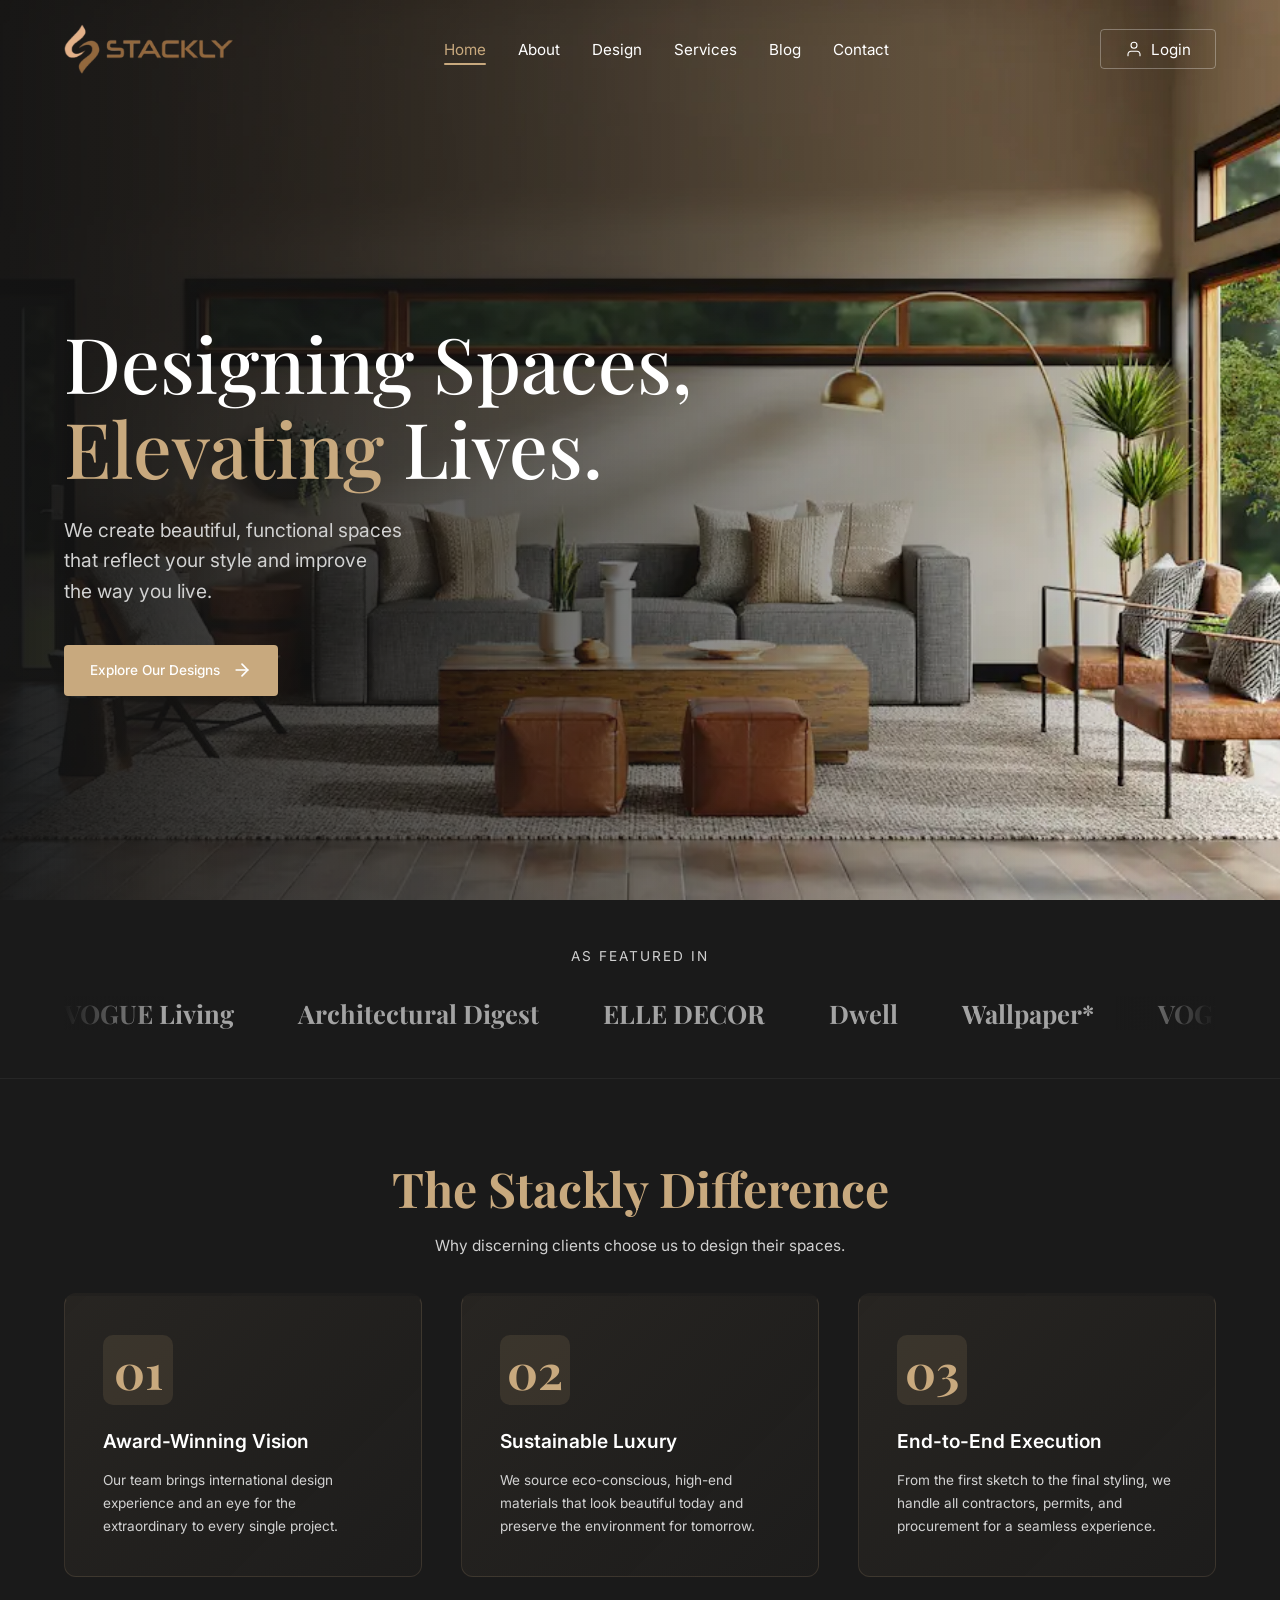
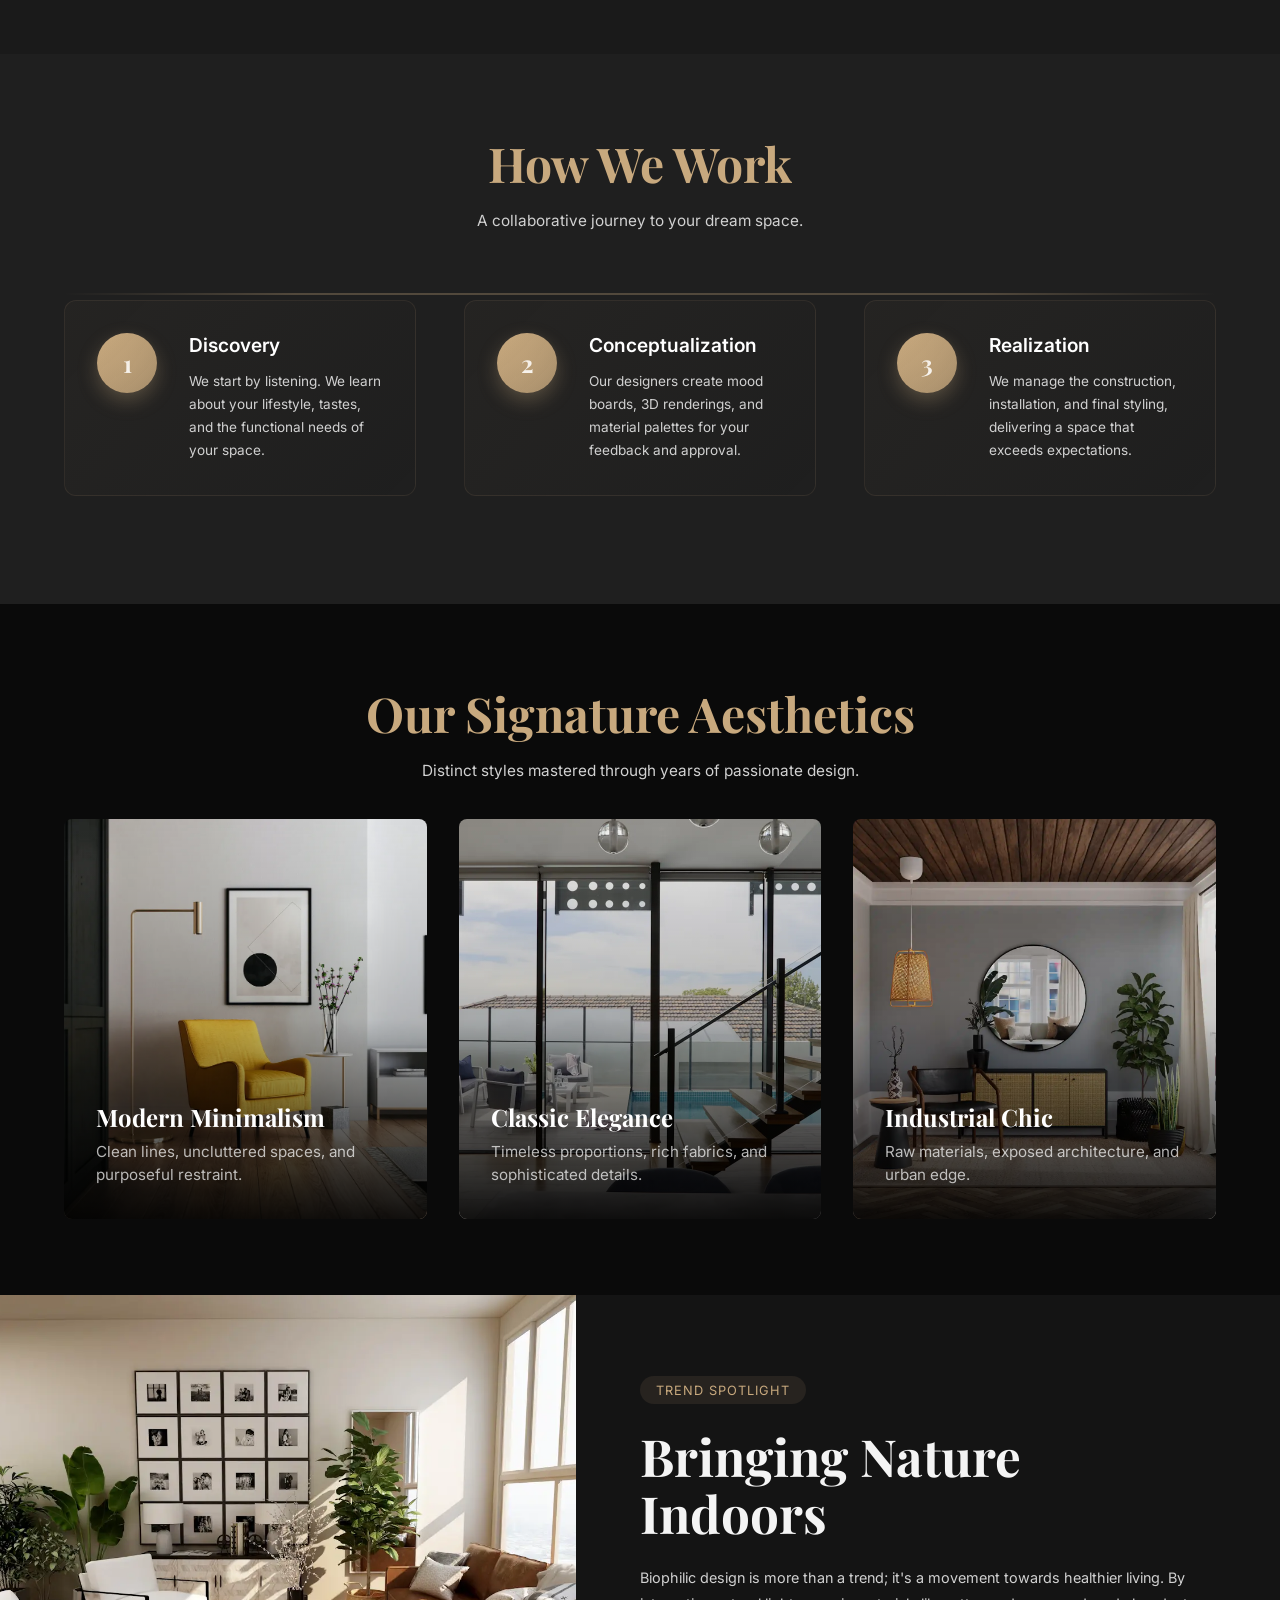
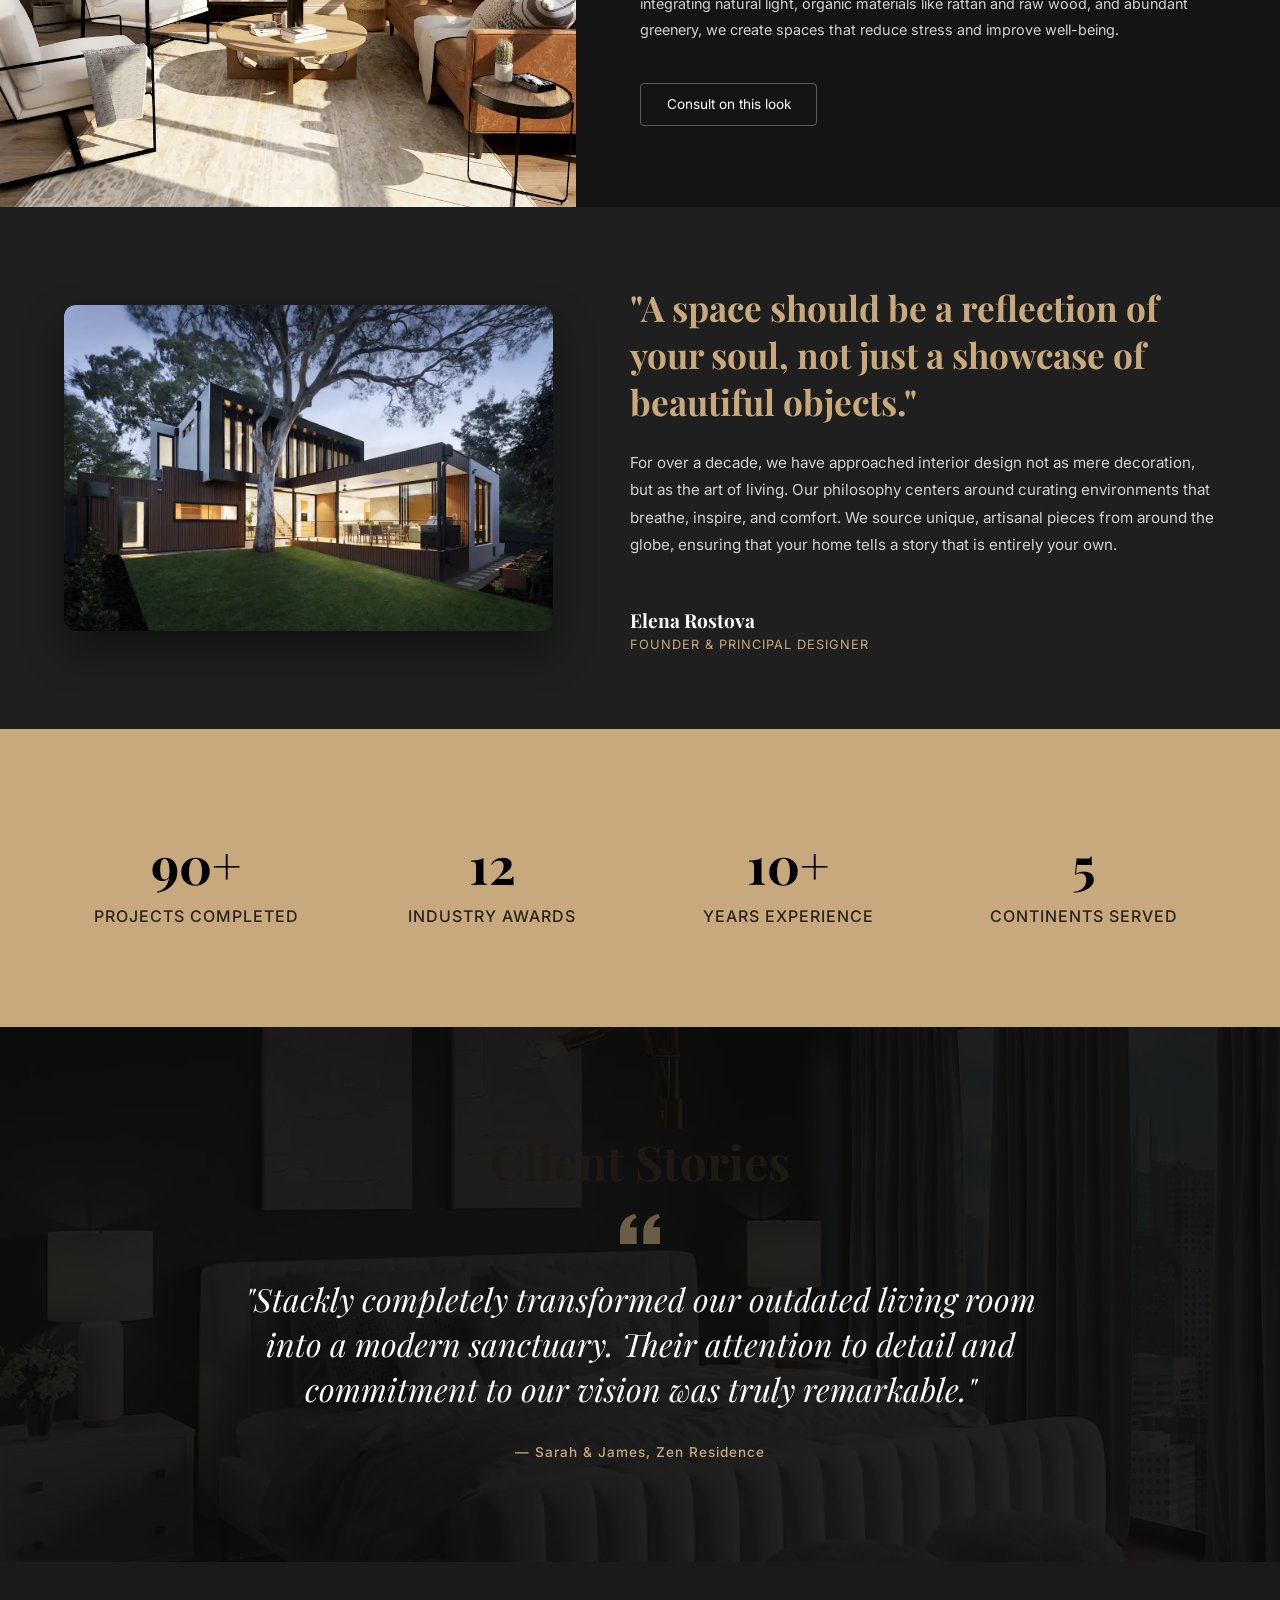
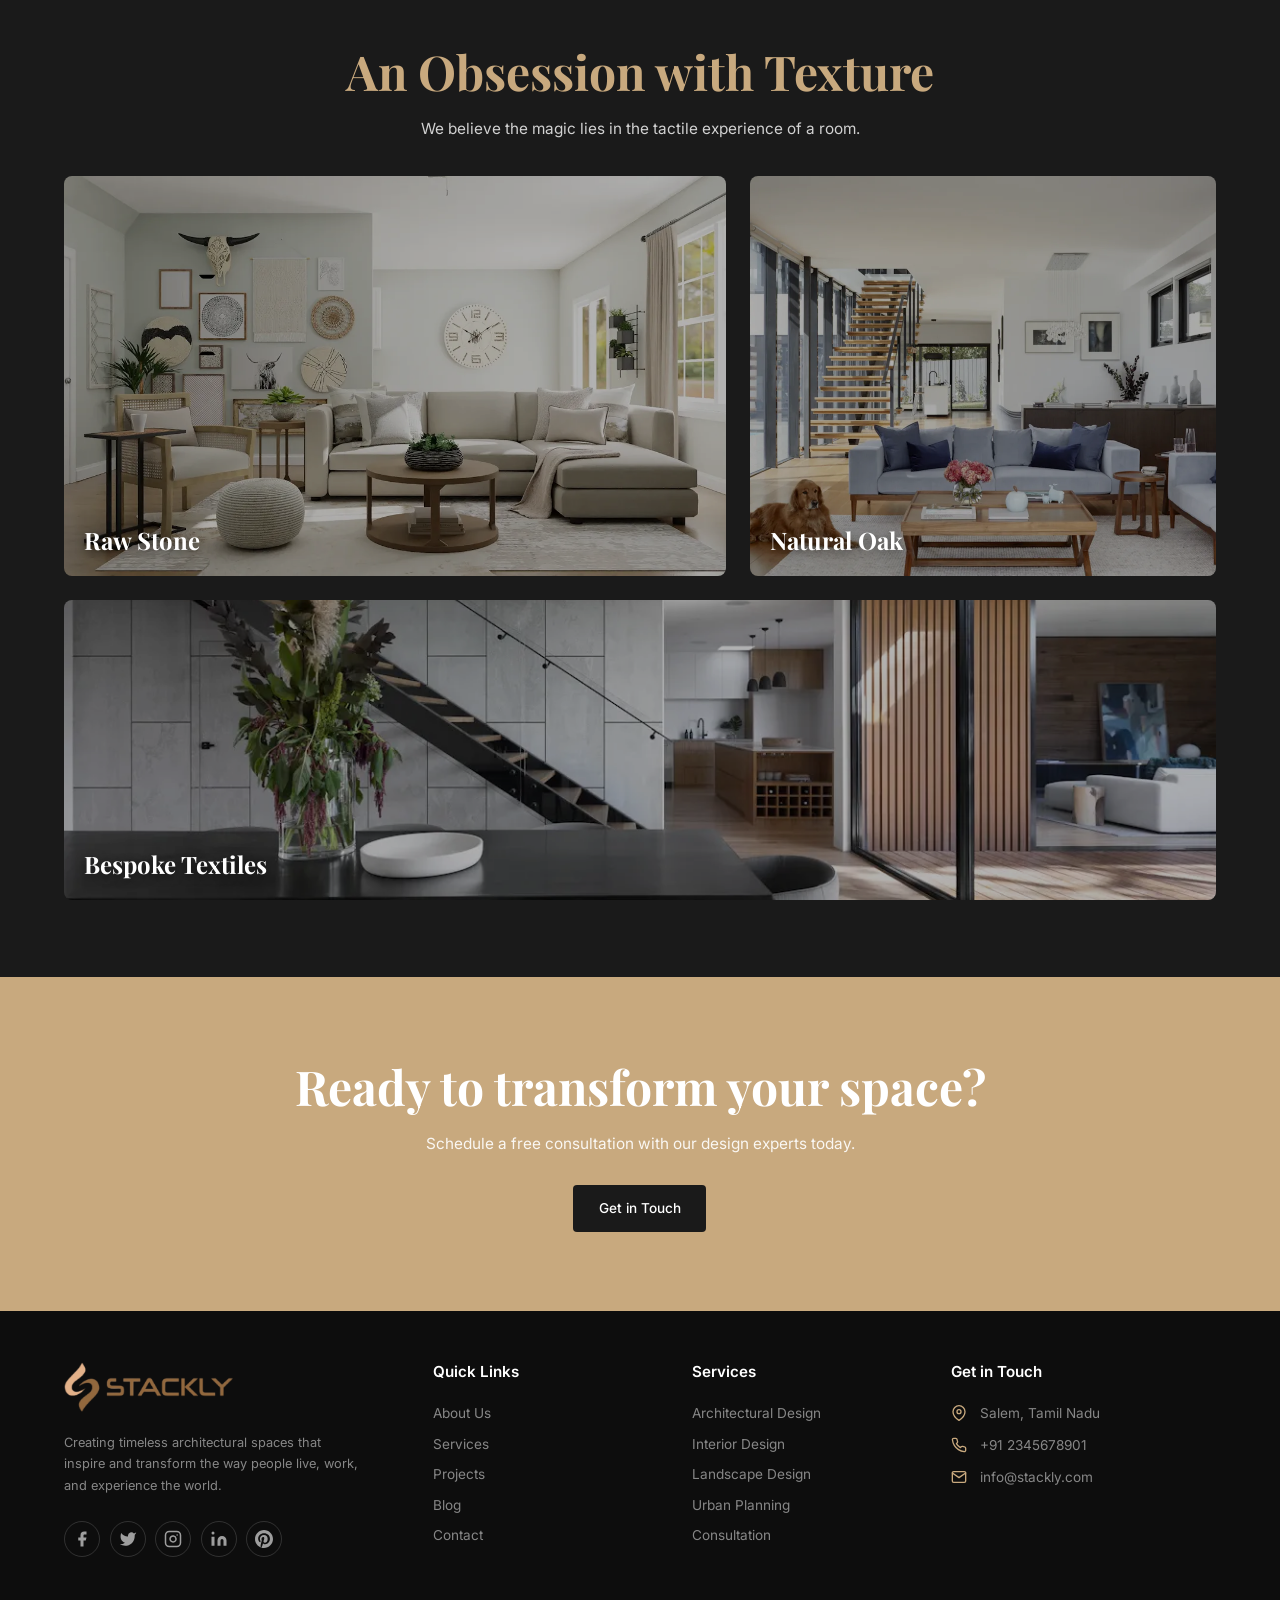
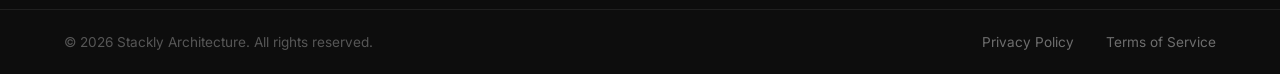
<file: index.html>
<!DOCTYPE html>
<html lang="en">
<head>
    <meta charset="UTF-8">
    <meta name="viewport" content="width=device-width, initial-scale=1.0">
    <title>Stackly Interior Design</title>
    <link rel="preconnect" href="https://fonts.googleapis.com">
    <link rel="preconnect" href="https://fonts.gstatic.com" crossorigin>
    <link href="https://fonts.googleapis.com/css2?family=Inter:wght@400;500;600&family=Playfair+Display:wght@400;500;600;700&display=swap" rel="stylesheet">
    <link rel="stylesheet" href="css/style.css">
</head>
<body>
    <!-- Preloader -->
    <div class="preloader" id="preloader">
        <div class="preloader-content">
            <img src="assets/logo.webp" alt="Stackly" class="preloader-logo">
            <div class="preloader-spinner"></div>
        </div>
    </div>

    <div class="hero-section">
        <div class="hero-slideshow">
            <div class="slide active" style="background-image: url('assets/interior_01.webp');"></div>
            <div class="slide" style="background-image: url('assets/interior_28.webp');"></div>
            <div class="slide" style="background-image: url('assets/interior_29.webp');"></div>
            <div class="slide" style="background-image: url('assets/interior_30.webp');"></div>
        </div>
        <header class="navbar">
            <a href="index.html" class="logo" style="text-decoration: none;">
                <img src="assets/logo.webp" alt="Stackly" class="site-logo">
            </a>
            <nav class="nav-links">
                <a href="404.html" class="active">Home</a>
                <a href="about.html">About</a>
                <a href="design.html">Design</a>
                <a href="services.html">Services</a>
                <a href="blog.html">Blog</a>
                <a href="contact.html">Contact</a>
            </nav>
            <div class="nav-actions">
                <a href="login.html" class="btn-login">
                    <svg width="18" height="18" viewBox="0 0 24 24" fill="none" xmlns="http://www.w3.org/2000/svg">
                        <path d="M20 21V19C20 17.9391 19.5786 16.9217 18.8284 16.1716C18.0783 15.4214 17.0609 15 16 15H8C6.93913 15 5.92172 15.4214 5.17157 16.1716C4.42143 16.9217 4 17.9391 4 19V21" stroke="currentColor" stroke-width="1.5" stroke-linecap="round" stroke-linejoin="round"/>
                        <circle cx="12" cy="7" r="4" stroke="currentColor" stroke-width="1.5" stroke-linecap="round" stroke-linejoin="round"/>
                    </svg>
                    Login
                </a>
            </div>
            <button class="hamburger" aria-label="Toggle menu">
                <span></span>
                <span></span>
                <span></span>
            </button>
        </header>

        <!-- Mobile Menu Overlay -->
        <div class="mobile-menu-overlay">
            <nav>
                <a href="index.html" class="active">Home</a>
                <a href="about.html">About</a>
                <a href="design.html">Design</a>
                <a href="services.html">Services</a>
                <a href="blog.html">Blog</a>
                <a href="contact.html">Contact</a>
            </nav>
            <div class="mobile-menu-login">
                <a href="login.html" class="btn-login">Login</a>
            </div>
        </div>

        <main class="hero-content">
            <h1 class="hero-title">Designing Spaces,<br><span class="highlight">Elevating</span> Lives.</h1>
            <p class="hero-subtitle">We create beautiful, functional spaces<br>that reflect your style and improve<br>the way you live.</p>
            <a href="design.html" class="btn-primary hover-lift">
                Explore Our Designs
                <svg width="20" height="20" viewBox="0 0 24 24" fill="none" xmlns="http://www.w3.org/2000/svg">
                    <path d="M5 12H19" stroke="currentColor" stroke-width="2" stroke-linecap="round" stroke-linejoin="round"/>
                    <path d="M12 5L19 12L12 19" stroke="currentColor" stroke-width="2" stroke-linecap="round" stroke-linejoin="round"/>
                </svg>
            </a>
        </main>
    </div>

    <!-- Featured In -->
    <section class="press-section section-padding">
        <div class="container text-center">
            <p class="press-subtitle">As Featured In</p>
            <div class="press-logos-wrapper">
                <div class="press-logos">
                    <h3>VOGUE Living</h3>
                    <h3>Architectural Digest</h3>
                    <h3>ELLE DECOR</h3>
                    <h3>Dwell</h3>
                    <h3>Wallpaper*</h3>
                    <!-- Duplicated for continuous scroll -->
                    <h3>VOGUE Living</h3>
                    <h3>Architectural Digest</h3>
                    <h3>ELLE DECOR</h3>
                    <h3>Dwell</h3>
                    <h3>Wallpaper*</h3>
                </div>
            </div>
        </div>
    </section>

    <!-- 1. The Stackly Difference -->
    <section class="section-padding value-prop">
        <div class="container">
            <div class="section-header text-center mb-5">
                <h2 class="section-title">The Stackly Difference</h2>
                <p class="section-subtitle">Why discerning clients choose us to design their spaces.</p>
            </div>
            <div class="value-grid">
                <div class="value-item animate-on-scroll slide-up delay-100">
                    <div class="value-icon">01</div>
                    <h3>Award-Winning Vision</h3>
                    <p>Our team brings international design experience and an eye for the extraordinary to every single project.</p>
                </div>
                <div class="value-item animate-on-scroll slide-up delay-200">
                    <div class="value-icon">02</div>
                    <h3>Sustainable Luxury</h3>
                    <p>We source eco-conscious, high-end materials that look beautiful today and preserve the environment for tomorrow.</p>
                </div>
                <div class="value-item animate-on-scroll slide-up delay-300">
                    <div class="value-icon">03</div>
                    <h3>End-to-End Execution</h3>
                    <p>From the first sketch to the final styling, we handle all contractors, permits, and procurement for a seamless experience.</p>
                </div>
            </div>
        </div>
    </section>

    <!-- 2. Our Process -->
    <section class="section-padding process-section bg-alt">
        <div class="container">
            <div class="section-header text-center mb-5">
                <h2 class="section-title">How We Work</h2>
                <p class="section-subtitle">A collaborative journey to your dream space.</p>
            </div>
            <div class="process-steps">
                <div class="step animate-on-scroll slide-up delay-100">
                    <div class="step-number">1</div>
                    <div class="step-content">
                        <h3>Discovery</h3>
                        <p>We start by listening. We learn about your lifestyle, tastes, and the functional needs of your space.</p>
                    </div>
                </div>
                <div class="step animate-on-scroll slide-up delay-200">
                    <div class="step-number">2</div>
                    <div class="step-content">
                        <h3>Conceptualization</h3>
                        <p>Our designers create mood boards, 3D renderings, and material palettes for your feedback and approval.</p>
                    </div>
                </div>
                <div class="step animate-on-scroll slide-up delay-300">
                    <div class="step-number">3</div>
                    <div class="step-content">
                        <h3>Realization</h3>
                        <p>We manage the construction, installation, and final styling, delivering a space that exceeds expectations.</p>
                    </div>
                </div>
            </div>
        </div>
    </section>

    <!-- NEW SECTION: Signature Aesthetics -->
    <section class="section-padding aesthetics-section">
        <div class="container">
            <div class="section-header text-center mb-5 animate-on-scroll slide-up">
                <h2 class="section-title">Our Signature Aesthetics</h2>
                <p class="section-subtitle">Distinct styles mastered through years of passionate design.</p>
            </div>
            <div class="aesthetics-grid">
                <div class="aesthetic-card animate-on-scroll slide-up delay-100">
                    <img src="assets/interior_11.webp" alt="Modern Minimalism">
                    <div class="aesthetic-content">
                        <h3>Modern Minimalism</h3>
                        <p>Clean lines, uncluttered spaces, and purposeful restraint.</p>
                    </div>
                </div>
                <div class="aesthetic-card animate-on-scroll slide-up delay-200">
                    <img src="assets/interior_13.webp" alt="Classic Elegance">
                    <div class="aesthetic-content">
                        <h3>Classic Elegance</h3>
                        <p>Timeless proportions, rich fabrics, and sophisticated details.</p>
                    </div>
                </div>
                <div class="aesthetic-card animate-on-scroll slide-up delay-300">
                    <img src="assets/interior_19.webp" alt="Industrial Chic">
                    <div class="aesthetic-content">
                        <h3>Industrial Chic</h3>
                        <p>Raw materials, exposed architecture, and urban edge.</p>
                    </div>
                </div>
            </div>
        </div>
    </section>

    <!-- 3. Trend Spotlight -->
    <section class="trend-spotlight">
        <div class="trend-image animate-on-scroll slide-left">
            <img src="assets/interior_03.webp" alt="Biophilic Design Trend">
        </div>
        <div class="trend-content animate-on-scroll slide-right">
            <div class="trend-badge">Trend Spotlight</div>
            <h2 class="trend-title">Bringing Nature Indoors</h2>
            <p class="trend-desc">Biophilic design is more than a trend; it's a movement towards healthier living. By integrating natural light, organic materials like rattan and raw wood, and abundant greenery, we create spaces that reduce stress and improve well-being.</p>
            <a href="contact.html" class="btn-outline hover-glow">Consult on this look</a>
        </div>
    </section>

    <!-- Lead Designer Spotlight -->
    <section class="designer-spotlight section-padding bg-alt">
        <div class="container designer-container">
            <div class="designer-image animate-on-scroll slide-right">
                <img src="assets/interior_10.webp" alt="Lead Designer">
            </div>
            <div class="designer-content animate-on-scroll slide-left">
                <h2 class="section-title">"A space should be a reflection of your soul, not just a showcase of beautiful objects."</h2>
                <p class="designer-desc">
                    For over a decade, we have approached interior design not as mere decoration, but as the art of living. Our philosophy centers around curating environments that breathe, inspire, and comfort. We source unique, artisanal pieces from around the globe, ensuring that your home tells a story that is entirely your own.
                </p>
                <div class="designer-signature">
                    <h4>Elena Rostova</h4>
                    <p>Founder & Principal Designer</p>
                </div>
            </div>
        </div>
    </section>

    <!-- NEW SECTION: Impact & Metrics Banner -->
    <section class="metrics-banner section-padding">
        <div class="container">
            <div class="metrics-grid">
                <div class="metric-item animate-on-scroll scale-up delay-100">
                    <h3 class="metric-number count-animate" data-target="150" data-suffix="+">0+</h3>
                    <p class="metric-label">Projects Completed</p>
                </div>
                <div class="metric-item animate-on-scroll scale-up delay-200">
                    <h3 class="metric-number count-animate" data-target="12" data-suffix="">0</h3>
                    <p class="metric-label">Industry Awards</p>
                </div>
                <div class="metric-item animate-on-scroll scale-up delay-300">
                    <h3 class="metric-number count-animate" data-target="10" data-suffix="+">0+</h3>
                    <p class="metric-label">Years Experience</p>
                </div>
                <div class="metric-item animate-on-scroll scale-up delay-400">
                    <h3 class="metric-number count-animate" data-target="5" data-suffix="">0</h3>
                    <p class="metric-label">Continents Served</p>
                </div>
            </div>
        </div>
    </section>

    <!-- 4. Testimonials -->
    <section class="section-padding testimonials-section">
        <div class="container text-center">
            <h2 class="section-title mb-4 animate-on-scroll fade-in">Client Stories</h2>
            <div class="testimonial animate-on-scroll scale-up delay-200">
                <svg width="40" height="40" viewBox="0 0 24 24" fill="var(--primary-color)" xmlns="http://www.w3.org/2000/svg" class="quote-icon">
                    <path d="M14.017 21v-7.391c0-5.704 3.731-9.57 8.983-10.609l.995 2.151c-2.432.917-3.995 3.638-3.995 5.849h4v10h-9.983zm-14.017 0v-7.391c0-5.704 3.748-9.57 9-10.609l.996 2.151c-2.433.917-3.996 3.638-3.996 5.849h3.983v10h-9.983z"/>
                </svg>
                <p class="testimonial-quote">"Stackly completely transformed our outdated living room into a modern sanctuary. Their attention to detail and commitment to our vision was truly remarkable."</p>
                <p class="testimonial-author">&mdash; Sarah & James, Zen Residence</p>
            </div>
        </div>
    </section>

    <!-- Artisanal Details Gallery -->
    <section class="artisanal-details section-padding">
        <div class="container">
            <div class="section-header text-center mb-5">
                <h2 class="section-title">An Obsession with Texture</h2>
                <p class="section-subtitle">We believe the magic lies in the tactile experience of a room.</p>
            </div>
            <div class="materials-grid">
                <div class="material-item animate-on-scroll slide-up">
                    <img src="assets/interior_12.webp" alt="Marble texture">
                    <div class="material-caption">
                        <h4>Raw Stone</h4>
                    </div>
                </div>
                <div class="material-item animate-on-scroll slide-up delay-200">
                    <img src="assets/interior_15.webp" alt="Wood texture">
                    <div class="material-caption">
                        <h4>Natural Oak</h4>
                    </div>
                </div>
                <div class="material-item animate-on-scroll slide-up delay-100">
                    <img src="assets/interior_21.webp" alt="Fabric texture">
                    <div class="material-caption">
                        <h4>Bespoke Textiles</h4>
                    </div>
                </div>
            </div>
        </div>
    </section>

    <!-- CTA & Footer -->
    <section class="cta-banner">
        <div class="container text-center">
            <h2 class="section-title">Ready to transform your space?</h2>
            <p class="section-subtitle">Schedule a free consultation with our design experts today.</p>
            <a href="contact.html" class="btn-primary">Get in Touch</a>
        </div>
    </section>

    <footer class="site-footer">
        <div class="container footer-grid">
            <div class="footer-brand">
                <a href="index.html" class="logo" style="text-decoration: none;">
                    <img src="assets/logo.webp" alt="Stackly" class="site-logo">
                </a>
                <p class="footer-desc">Creating timeless architectural spaces that inspire and transform the way people live, work, and experience the world.</p>
                <div class="footer-social-icons">
                    <a href="404.html" aria-label="Facebook">
                        <svg width="18" height="18" viewBox="0 0 24 24" fill="currentColor"><path d="M18 2h-3a5 5 0 00-5 5v3H7v4h3v8h4v-8h3l1-4h-4V7a1 1 0 011-1h3z"/></svg>
                    </a>
                    <a href="404.html" aria-label="Twitter">
                        <svg width="18" height="18" viewBox="0 0 24 24" fill="currentColor"><path d="M23 3a10.9 10.9 0 01-3.14 1.53 4.48 4.48 0 00-7.86 3v1A10.66 10.66 0 013 4s-4 9 5 13a11.64 11.64 0 01-7 2c9 5 20 0 20-11.5a4.5 4.5 0 00-.08-.83A7.72 7.72 0 0023 3z"/></svg>
                    </a>
                    <a href="404.html" aria-label="Instagram">
                        <svg width="18" height="18" viewBox="0 0 24 24" fill="none" stroke="currentColor" stroke-width="2" stroke-linecap="round" stroke-linejoin="round"><rect x="2" y="2" width="20" height="20" rx="5" ry="5"/><path d="M16 11.37A4 4 0 1112.63 8 4 4 0 0116 11.37z"/><line x1="17.5" y1="6.5" x2="17.51" y2="6.5"/></svg>
                    </a>
                    <a href="404.html" aria-label="LinkedIn">
                        <svg width="18" height="18" viewBox="0 0 24 24" fill="currentColor"><path d="M16 8a6 6 0 016 6v7h-4v-7a2 2 0 00-2-2 2 2 0 00-2 2v7h-4v-7a6 6 0 016-6zM2 9h4v12H2z"/><circle cx="4" cy="4" r="2"/></svg>
                    </a>
                    <a href="404.html" aria-label="Pinterest">
                        <svg width="18" height="18" viewBox="0 0 24 24" fill="currentColor"><path d="M12 0C5.37 0 0 5.37 0 12c0 5.08 3.15 9.42 7.6 11.18-.1-.94-.2-2.38.04-3.41.22-.93 1.4-5.93 1.4-5.93s-.36-.71-.36-1.77c0-1.66.96-2.9 2.16-2.9 1.02 0 1.51.77 1.51 1.68 0 1.03-.65 2.56-.99 3.98-.28 1.19.6 2.16 1.77 2.16 2.13 0 3.77-2.25 3.77-5.49 0-2.87-2.06-4.88-5.01-4.88-3.41 0-5.42 2.56-5.42 5.21 0 1.03.4 2.14.89 2.74.1.12.11.22.08.34-.09.37-.29 1.19-.33 1.36-.05.22-.18.27-.41.16-1.53-.71-2.49-2.95-2.49-4.75 0-3.87 2.81-7.42 8.11-7.42 4.26 0 7.57 3.04 7.57 7.09 0 4.23-2.67 7.63-6.37 7.63-1.24 0-2.41-.65-2.81-1.41l-.77 2.92c-.28 1.07-1.03 2.41-1.54 3.23C9.57 23.81 10.76 24 12 24c6.63 0 12-5.37 12-12S18.63 0 12 0z"/></svg>
                    </a>
                </div>
            </div>
            <div class="footer-col">
                <h4>Quick Links</h4>
                <a href="about.html">About Us</a>
                <a href="services.html">Services</a>
                <a href="design.html">Projects</a>
                <a href="blog.html">Blog</a>
                <a href="contact.html">Contact</a>
            </div>
            <div class="footer-col">
                <h4>Services</h4>
                <a href="services.html">Architectural Design</a>
                <a href="services.html">Interior Design</a>
                <a href="services.html">Landscape Design</a>
                <a href="services.html">Urban Planning</a>
                <a href="services.html">Consultation</a>
            </div>
            <div class="footer-col footer-contact">
                <h4>Get in Touch</h4>
                <div class="contact-item">
                    <svg width="16" height="16" viewBox="0 0 24 24" fill="none" stroke="currentColor" stroke-width="2" stroke-linecap="round" stroke-linejoin="round"><path d="M21 10c0 7-9 13-9 13s-9-6-9-13a9 9 0 0118 0z"/><circle cx="12" cy="10" r="3"/></svg>
                    <span>Salem, Tamil Nadu</span>
                </div>
                <div class="contact-item">
                    <svg width="16" height="16" viewBox="0 0 24 24" fill="none" stroke="currentColor" stroke-width="2" stroke-linecap="round" stroke-linejoin="round"><path d="M22 16.92v3a2 2 0 01-2.18 2 19.79 19.79 0 01-8.63-3.07 19.5 19.5 0 01-6-6 19.79 19.79 0 01-3.07-8.67A2 2 0 014.11 2h3a2 2 0 012 1.72c.127.96.361 1.903.7 2.81a2 2 0 01-.45 2.11L8.09 9.91a16 16 0 006 6l1.27-1.27a2 2 0 012.11-.45c.907.339 1.85.573 2.81.7A2 2 0 0122 16.92z"/></svg>
                    <span>+91 2345678901</span>
                </div>
                <div class="contact-item">
                    <svg width="16" height="16" viewBox="0 0 24 24" fill="none" stroke="currentColor" stroke-width="2" stroke-linecap="round" stroke-linejoin="round"><path d="M4 4h16c1.1 0 2 .9 2 2v12c0 1.1-.9 2-2 2H4c-1.1 0-2-.9-2-2V6c0-1.1.9-2 2-2z"/><polyline points="22,6 12,13 2,6"/></svg>
                    <span>info@stackly.com</span>
                </div>
            </div>
        </div>
        <div class="container footer-bottom">
            <p>&copy; 2026 Stackly Architecture. All rights reserved.</p>
            <div class="footer-legal">
                <a href="404.html">Privacy Policy</a>
                <a href="404.html">Terms of Service</a>
            </div>
        </div>
    </footer>

    <script src="js/script.js"></script>
</body>
</html>
</file>
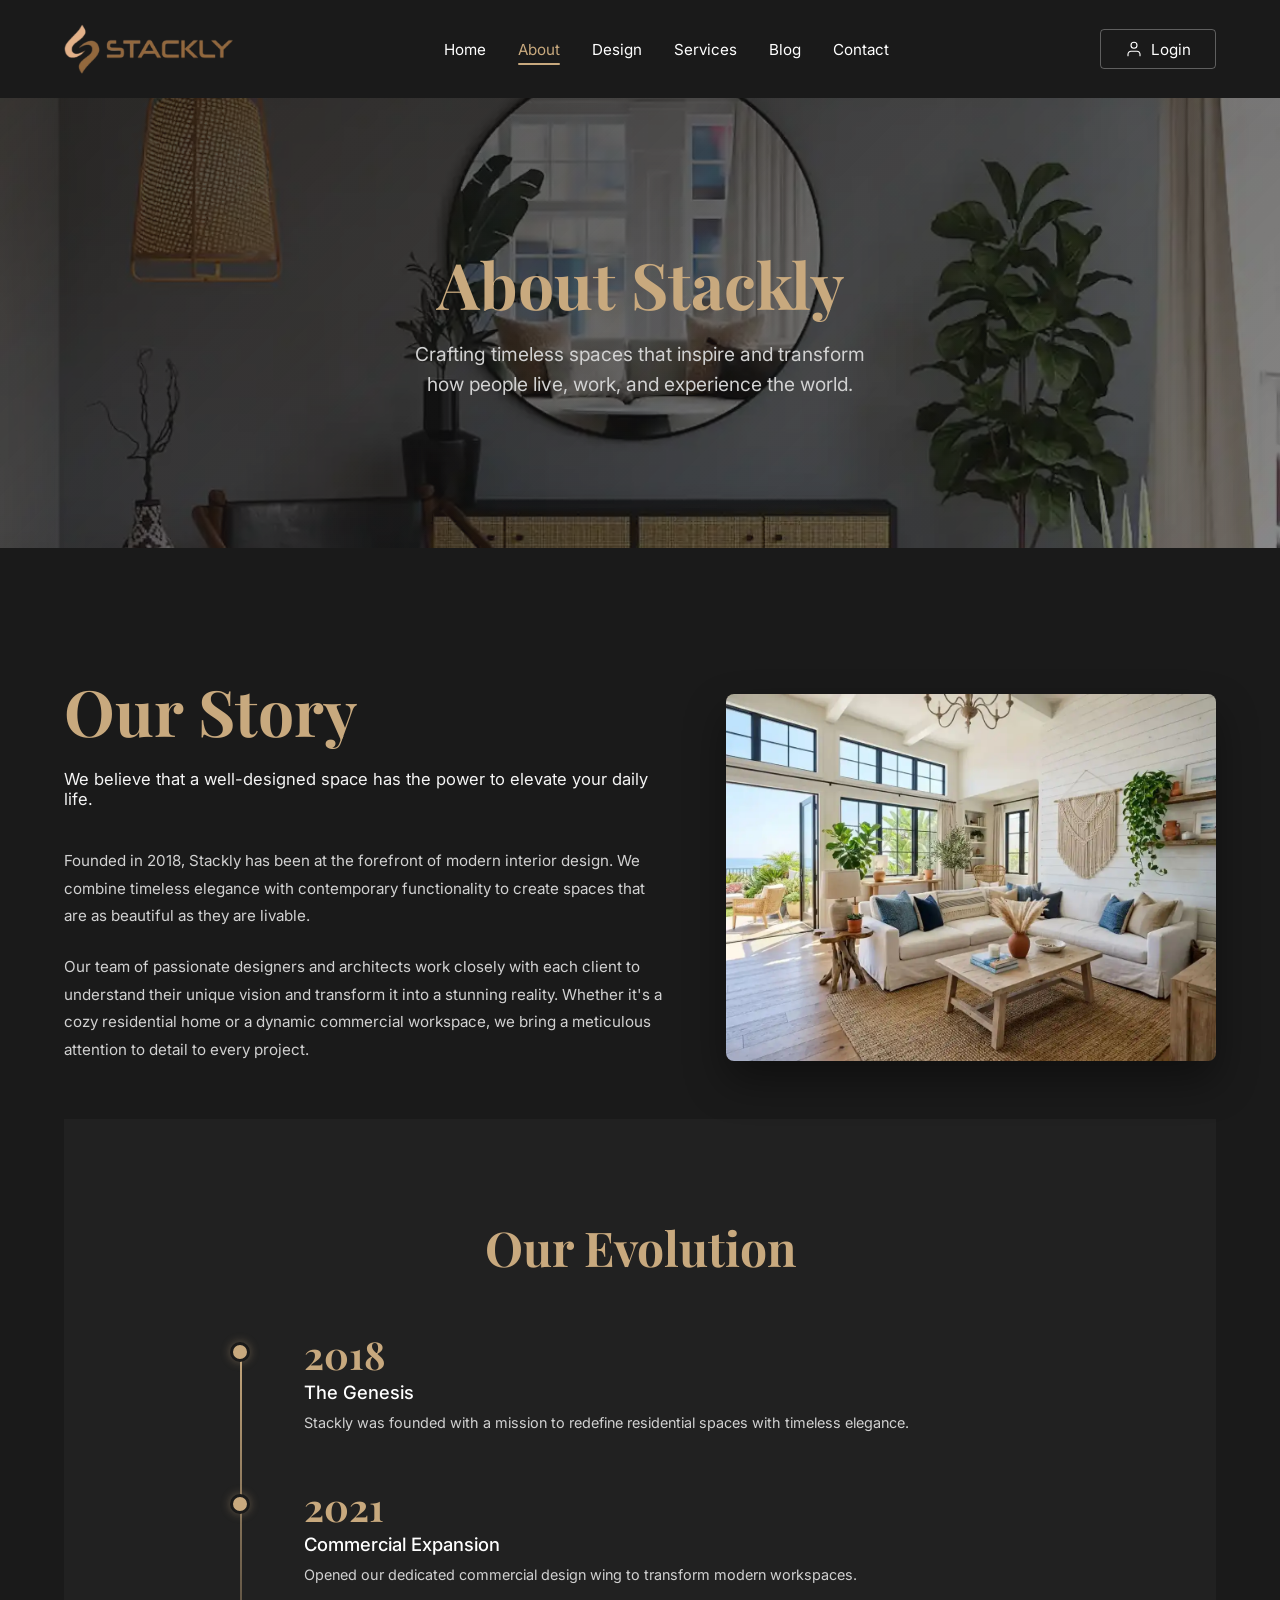
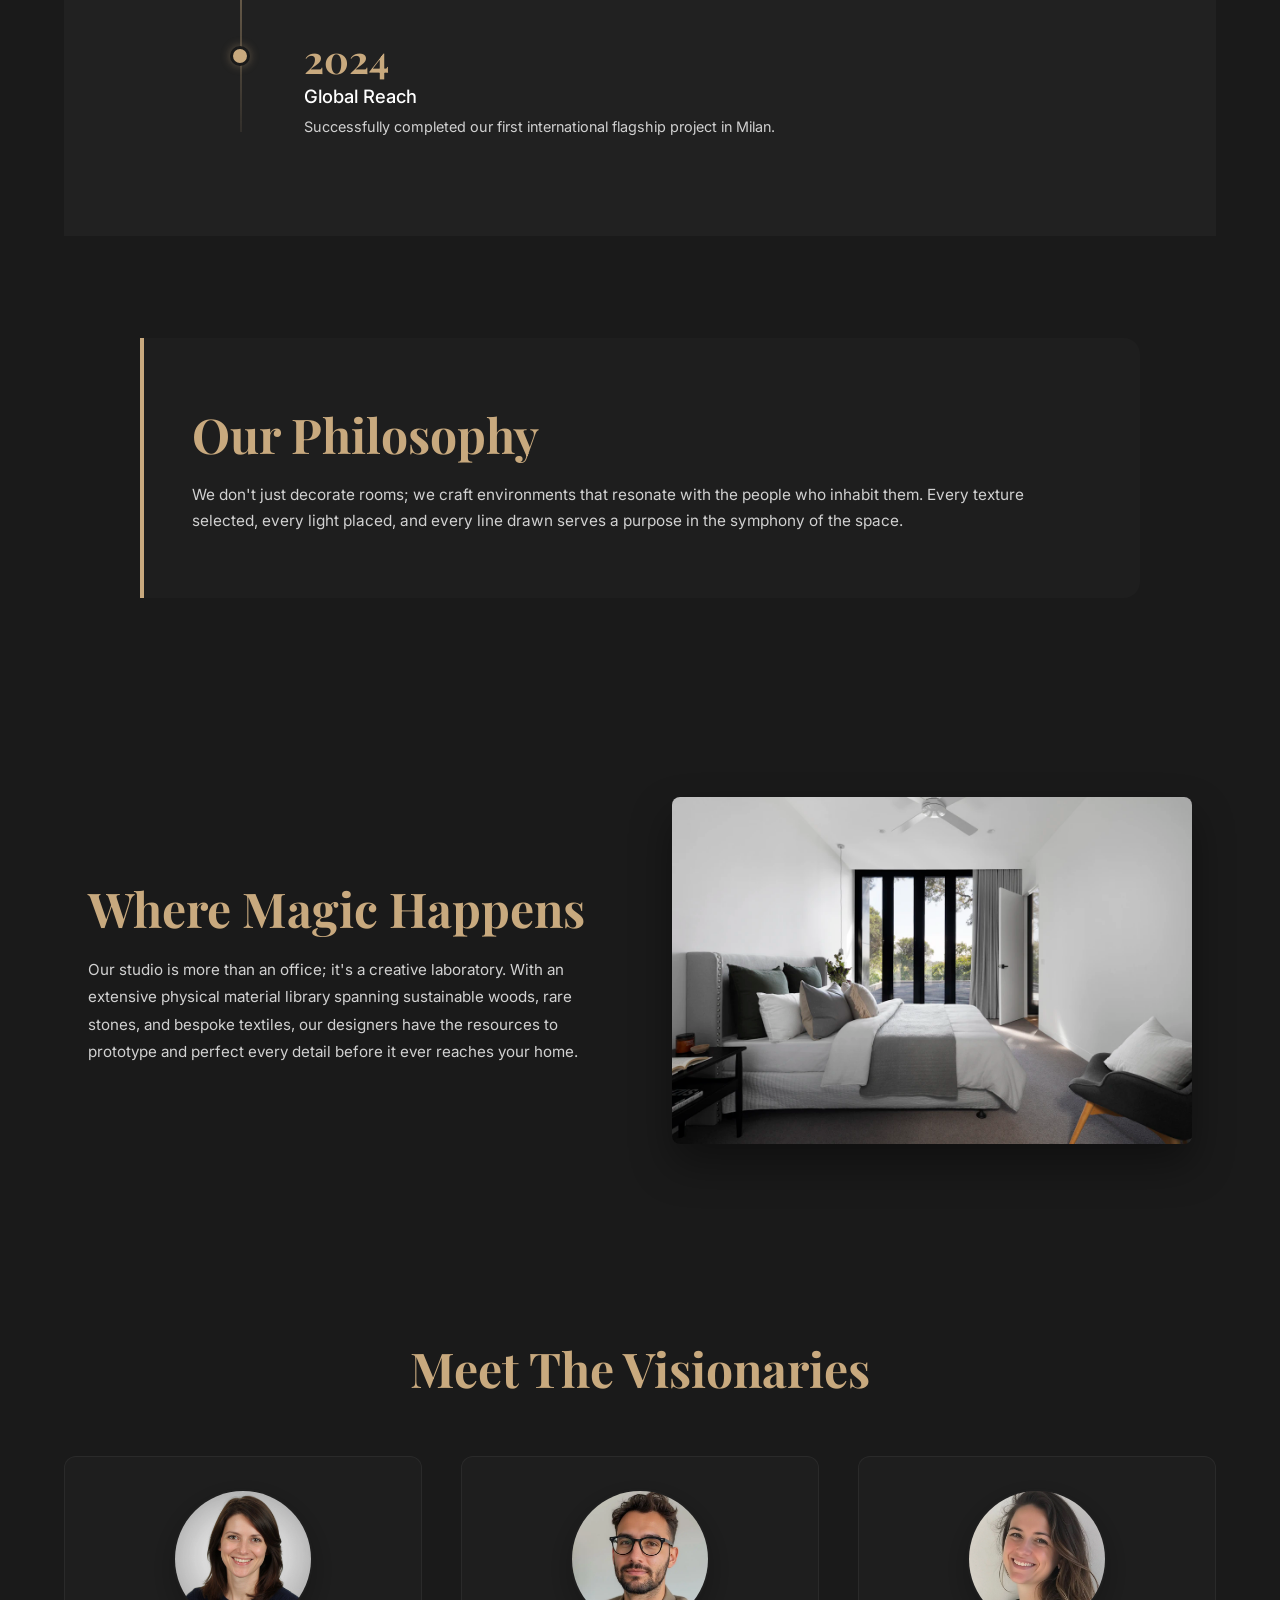
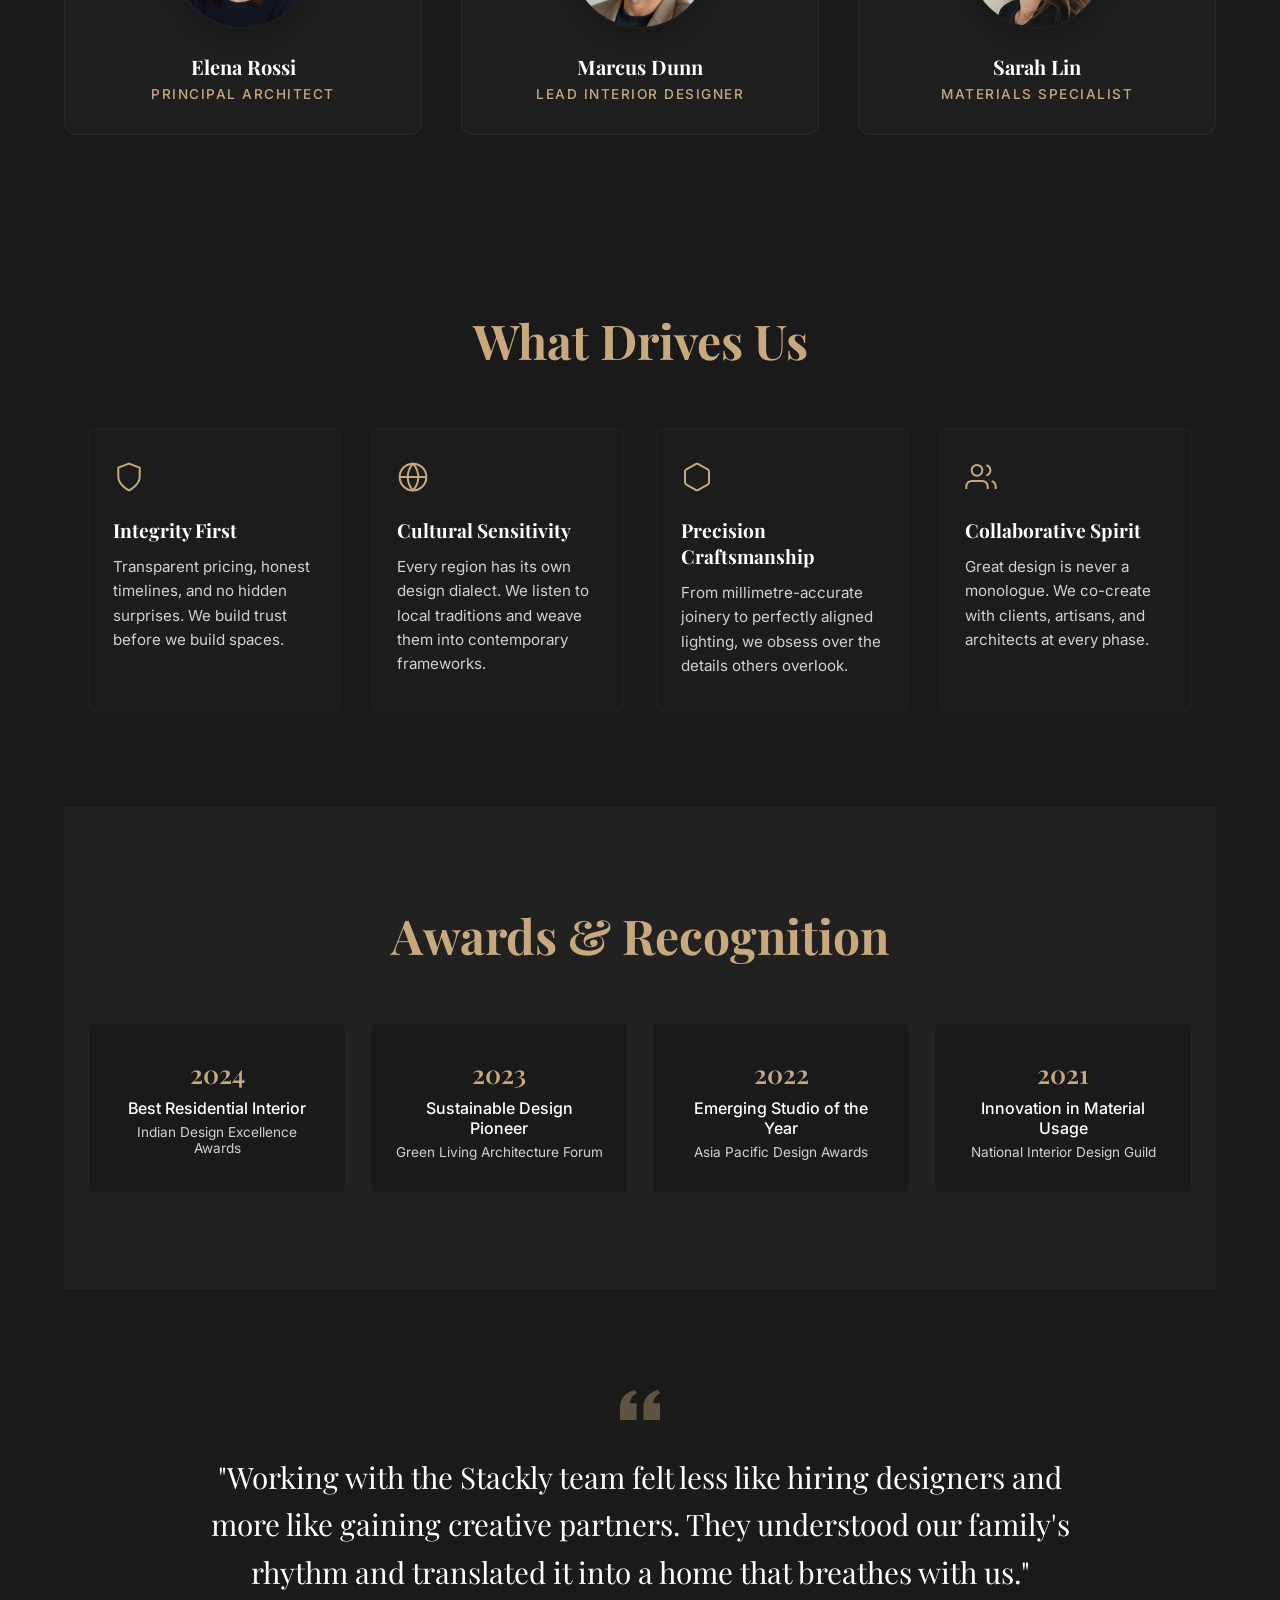
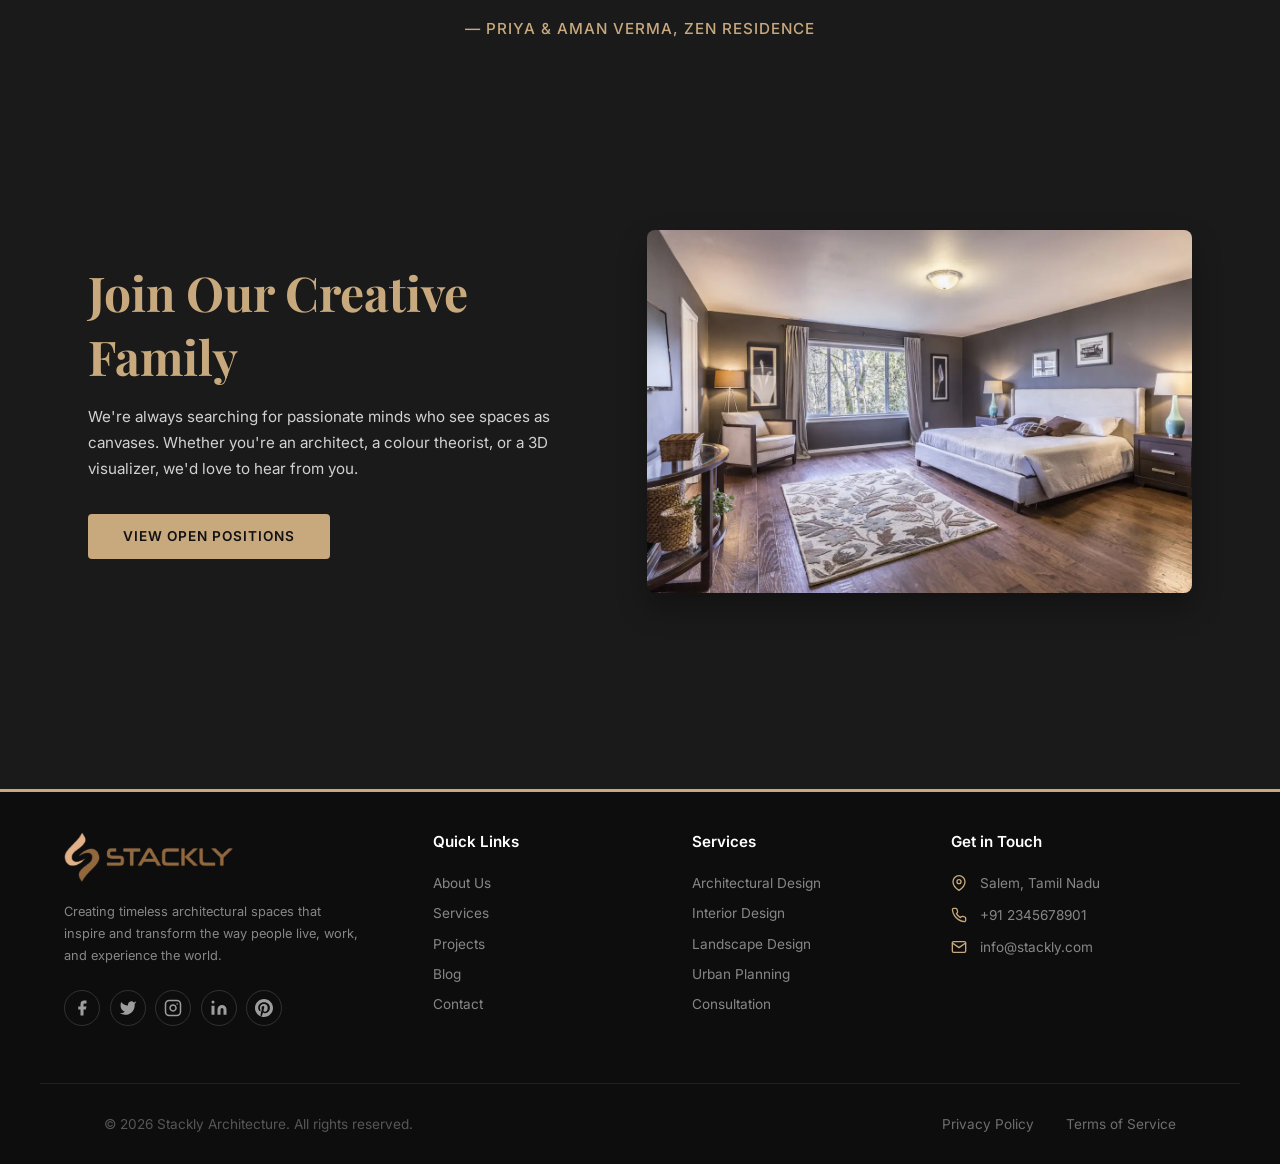
<file: about.html>
<!DOCTYPE html>
<html lang="en">
<head>
    <meta charset="UTF-8">
    <meta name="viewport" content="width=device-width, initial-scale=1.0">
    <title>About | Stackly.</title>
    <link rel="preconnect" href="https://fonts.googleapis.com">
    <link rel="preconnect" href="https://fonts.gstatic.com" crossorigin>
    <link href="https://fonts.googleapis.com/css2?family=Inter:wght@400;500;600&family=Playfair+Display:wght@400;500;600;700&display=swap" rel="stylesheet">
    <link rel="stylesheet" href="css/style.css">
    <link rel="stylesheet" href="css/about.css">
</head>
<body>
    <!-- Preloader -->
    <div class="preloader" id="preloader">
        <div class="preloader-content">
            <img src="assets/logo.webp" alt="Stackly" class="preloader-logo">
            <div class="preloader-spinner"></div>
        </div>
    </div>

    <header class="navbar scrolled">
        <a href="index.html" class="logo" style="text-decoration: none;">
            <img src="assets/logo.webp" alt="Stackly" class="site-logo">
        </a>
        <nav class="nav-links">
            <a href="index.html">Home</a>
            <a href="about.html" class="active">About</a>
            <a href="design.html">Design</a>
            <a href="services.html">Services</a>
            <a href="blog.html">Blog</a>
                <a href="contact.html">Contact</a>
        </nav>
        <div class="nav-actions">
            <a href="login.html" class="btn-login">
                <svg width="18" height="18" viewBox="0 0 24 24" fill="none" xmlns="http://www.w3.org/2000/svg">
                    <path d="M20 21V19C20 17.9391 19.5786 16.9217 18.8284 16.1716C18.0783 15.4214 17.0609 15 16 15H8C6.93913 15 5.92172 15.4214 5.17157 16.1716C4.42143 16.9217 4 17.9391 4 19V21" stroke="currentColor" stroke-width="1.5" stroke-linecap="round" stroke-linejoin="round"/>
                    <circle cx="12" cy="7" r="4" stroke="currentColor" stroke-width="1.5" stroke-linecap="round" stroke-linejoin="round"/>
                </svg>
                Login
            </a>
        </div>
        <button class="hamburger" aria-label="Toggle menu">
            <span></span>
            <span></span>
            <span></span>
        </button>
    </header>

    <!-- Mobile Menu Overlay -->
    <div class="mobile-menu-overlay">
        <nav>
            <a href="index.html">Home</a>
            <a href="about.html" class="active">About</a>
            <a href="design.html">Design</a>
            <a href="services.html">Services</a>
            <a href="blog.html">Blog</a>
                <a href="contact.html">Contact</a>
        </nav>
        <div class="mobile-menu-login">
            <a href="login.html" class="btn-login">Login</a>
        </div>
    </div>

    <!-- Page Hero Section -->
    <section class="page-hero-section" style="background-image: url('assets/interior_19.webp');">
        <div class="page-hero-content">
            <h1>About Stackly</h1>
            <p>Crafting timeless spaces that inspire and transform how people live, work, and experience the world.</p>
        </div>
    </section>

    <main class="page-container">
        <section class="about-hero">
            <div class="about-text animate-on-scroll slide-up">
                <h1 class="page-title">Our Story</h1>
                <p class="page-subtitle">We believe that a well-designed space has the power to elevate your daily life.</p>
                <div class="about-content">
                    <p>Founded in 2018, Stackly has been at the forefront of modern interior design. We combine timeless elegance with contemporary functionality to create spaces that are as beautiful as they are livable.</p>
                    <p>Our team of passionate designers and architects work closely with each client to understand their unique vision and transform it into a stunning reality. Whether it's a cozy residential home or a dynamic commercial workspace, we bring a meticulous attention to detail to every project.</p>
                </div>
            </div>
            <div class="about-image animate-on-scroll slide-left delay-200">
                <img src="assets/about.webp" alt="Stackly Design Studio">
            </div>
        </section>

        <!-- NEW SECTION: Our Evolution Timeline -->
        <section class="timeline-section section-padding bg-alt animate-on-scroll slide-up">
            <div class="container">
                <h2 class="section-title text-center mb-5">Our Evolution</h2>
                <div class="evolution-timeline">
                    <div class="evolution-item animate-on-scroll slide-up delay-100">
                        <div class="evolution-year">2018</div>
                        <div class="evolution-content">
                            <h3>The Genesis</h3>
                            <p>Stackly was founded with a mission to redefine residential spaces with timeless elegance.</p>
                        </div>
                    </div>
                    <div class="evolution-item animate-on-scroll slide-up delay-200">
                        <div class="evolution-year">2021</div>
                        <div class="evolution-content">
                            <h3>Commercial Expansion</h3>
                            <p>Opened our dedicated commercial design wing to transform modern workspaces.</p>
                        </div>
                    </div>
                    <div class="evolution-item animate-on-scroll slide-up delay-300">
                        <div class="evolution-year">2024</div>
                        <div class="evolution-content">
                            <h3>Global Reach</h3>
                            <p>Successfully completed our first international flagship project in Milan.</p>
                        </div>
                    </div>
                </div>
            </div>
        </section>

        <section class="philosophy-section animate-on-scroll slide-up">
            <div class="philosophy-content">
                <h2 class="section-title">Our Philosophy</h2>
                <p>We don't just decorate rooms; we craft environments that resonate with the people who inhabit them. Every texture selected, every light placed, and every line drawn serves a purpose in the symphony of the space.</p>
            </div>
        </section>

        <!-- NEW SECTION: Inside The Studio -->
        <section class="studio-section section-padding animate-on-scroll fade-in">
            <div class="container studio-container">
                <div class="studio-content animate-on-scroll slide-right delay-100">
                    <h2 class="section-title">Where Magic Happens</h2>
                    <p>Our studio is more than an office; it's a creative laboratory. With an extensive physical material library spanning sustainable woods, rare stones, and bespoke textiles, our designers have the resources to prototype and perfect every detail before it ever reaches your home.</p>
                </div>
                <div class="studio-image animate-on-scroll slide-left delay-200">
                    <img src="assets/interior_24.webp" alt="Inside Stackly Studio">
                </div>
            </div>
        </section>

        <section class="team-section animate-on-scroll fade-in">
            <h2 class="section-title text-center mb-5">Meet The Visionaries</h2>
            <div class="team-grid">
                <div class="team-card animate-on-scroll slide-up delay-100 hover-lift">
                    <img src="assets/ai1.webp" alt="Inside Stackly Studio">
                    <h3>Elena Rossi</h3>
                    <p>Principal Architect</p>
                </div>
                <div class="team-card animate-on-scroll slide-up delay-200 hover-lift">
                    <img src="assets/ai7.webp" alt="Inside Stackly Studio">
                    <h3>Marcus Dunn</h3>
                    <p>Lead Interior Designer</p>
                </div>
                <div class="team-card animate-on-scroll slide-up delay-300 hover-lift">
                    <img src="assets/ai4.webp" alt="Inside Stackly Studio">
                    <h3>Sarah Lin</h3>
                    <p>Materials Specialist</p>
                </div>
            </div>
        </section>

        <!-- NEW: Core Values -->
        <section class="core-values-section section-padding animate-on-scroll fade-in">
            <div class="container">
                <h2 class="section-title text-center mb-5">What Drives Us</h2>
                <div class="core-values-grid">
                    <div class="core-value-card animate-on-scroll slide-up delay-100">
                        <div class="core-value-icon">
                            <svg width="32" height="32" viewBox="0 0 24 24" fill="none" stroke="currentColor" stroke-width="1.5"><path d="M12 22s8-4 8-10V5l-8-3-8 3v7c0 6 8 10 8 10z"></path></svg>
                        </div>
                        <h3>Integrity First</h3>
                        <p>Transparent pricing, honest timelines, and no hidden surprises. We build trust before we build spaces.</p>
                    </div>
                    <div class="core-value-card animate-on-scroll slide-up delay-200">
                        <div class="core-value-icon">
                            <svg width="32" height="32" viewBox="0 0 24 24" fill="none" stroke="currentColor" stroke-width="1.5"><circle cx="12" cy="12" r="10"></circle><path d="M2 12h20M12 2a15.3 15.3 0 0 1 4 10 15.3 15.3 0 0 1-4 10 15.3 15.3 0 0 1-4-10 15.3 15.3 0 0 1 4-10z"></path></svg>
                        </div>
                        <h3>Cultural Sensitivity</h3>
                        <p>Every region has its own design dialect. We listen to local traditions and weave them into contemporary frameworks.</p>
                    </div>
                    <div class="core-value-card animate-on-scroll slide-up delay-300">
                        <div class="core-value-icon">
                            <svg width="32" height="32" viewBox="0 0 24 24" fill="none" stroke="currentColor" stroke-width="1.5"><path d="M21 16V8a2 2 0 0 0-1-1.73l-7-4a2 2 0 0 0-2 0l-7 4A2 2 0 0 0 3 8v8a2 2 0 0 0 1 1.73l7 4a2 2 0 0 0 2 0l7-4A2 2 0 0 0 21 16z"></path></svg>
                        </div>
                        <h3>Precision Craftsmanship</h3>
                        <p>From millimetre-accurate joinery to perfectly aligned lighting, we obsess over the details others overlook.</p>
                    </div>
                    <div class="core-value-card animate-on-scroll slide-up delay-400">
                        <div class="core-value-icon">
                            <svg width="32" height="32" viewBox="0 0 24 24" fill="none" stroke="currentColor" stroke-width="1.5"><path d="M17 21v-2a4 4 0 0 0-4-4H5a4 4 0 0 0-4 4v2"></path><circle cx="9" cy="7" r="4"></circle><path d="M23 21v-2a4 4 0 0 0-3-3.87"></path><path d="M16 3.13a4 4 0 0 1 0 7.75"></path></svg>
                        </div>
                        <h3>Collaborative Spirit</h3>
                        <p>Great design is never a monologue. We co-create with clients, artisans, and architects at every phase.</p>
                    </div>
                </div>
            </div>
        </section>

        <!-- NEW: Awards & Recognition -->
        <section class="awards-section section-padding bg-alt animate-on-scroll slide-up">
            <div class="container">
                <h2 class="section-title text-center mb-5">Awards & Recognition</h2>
                <div class="awards-grid">
                    <div class="award-card animate-on-scroll scale-up delay-100">
                        <div class="award-year">2024</div>
                        <h3>Best Residential Interior</h3>
                        <p>Indian Design Excellence Awards</p>
                    </div>
                    <div class="award-card animate-on-scroll scale-up delay-200">
                        <div class="award-year">2023</div>
                        <h3>Sustainable Design Pioneer</h3>
                        <p>Green Living Architecture Forum</p>
                    </div>
                    <div class="award-card animate-on-scroll scale-up delay-300">
                        <div class="award-year">2022</div>
                        <h3>Emerging Studio of the Year</h3>
                        <p>Asia Pacific Design Awards</p>
                    </div>
                    <div class="award-card animate-on-scroll scale-up delay-400">
                        <div class="award-year">2021</div>
                        <h3>Innovation in Material Usage</h3>
                        <p>National Interior Design Guild</p>
                    </div>
                </div>
            </div>
        </section>

        <!-- NEW: Client Testimonial -->
        <section class="about-testimonial-section section-padding animate-on-scroll fade-in">
            <div class="container text-center">
                <svg width="40" height="40" viewBox="0 0 24 24" fill="var(--primary-color)" class="quote-icon" style="opacity:0.4; margin-bottom:1.5rem;">
                    <path d="M14.017 21v-7.391c0-5.704 3.731-9.57 8.983-10.609l.995 2.151c-2.432.917-3.995 3.638-3.995 5.849h4v10h-9.983zm-14.017 0v-7.391c0-5.704 3.748-9.57 9-10.609l.996 2.151c-2.433.917-3.996 3.638-3.996 5.849h3.983v10h-9.983z"/>
                </svg>
                <p class="about-testimonial-quote">"Working with the Stackly team felt less like hiring designers and more like gaining creative partners. They understood our family's rhythm and translated it into a home that breathes with us."</p>
                <p class="about-testimonial-author">&mdash; Priya & Aman Verma, Zen Residence</p>
            </div>
        </section>

        <!-- NEW: Join Our Team CTA -->
        <section class="join-team-section section-padding animate-on-scroll slide-up">
            <div class="container join-team-container">
                <div class="join-team-content">
                    <h2 class="section-title">Join Our Creative Family</h2>
                    <p>We're always searching for passionate minds who see spaces as canvases. Whether you're an architect, a colour theorist, or a 3D visualizer, we'd love to hear from you.</p>
                    <a href="contact.html" class="btn-primary">View Open Positions</a>
                </div>
                <div class="join-team-image">
                    <img src="assets/interior_27.webp" alt="Stackly Creative Workspace">
                </div>
            </div>
        </section>
    </main>

    <footer class="site-footer">
        <div class="container footer-grid">
            <div class="footer-brand">
                <a href="index.html" class="logo" style="text-decoration: none;">
                    <img src="assets/logo.webp" alt="Stackly" class="site-logo">
                </a>
                <p class="footer-desc">Creating timeless architectural spaces that inspire and transform the way people live, work, and experience the world.</p>
                <div class="footer-social-icons">
                    <a href="404.html" aria-label="Facebook"><svg width="18" height="18" viewBox="0 0 24 24" fill="currentColor"><path d="M18 2h-3a5 5 0 00-5 5v3H7v4h3v8h4v-8h3l1-4h-4V7a1 1 0 011-1h3z"/></svg></a>
                    <a href="404.html" aria-label="Twitter"><svg width="18" height="18" viewBox="0 0 24 24" fill="currentColor"><path d="M23 3a10.9 10.9 0 01-3.14 1.53 4.48 4.48 0 00-7.86 3v1A10.66 10.66 0 013 4s-4 9 5 13a11.64 11.64 0 01-7 2c9 5 20 0 20-11.5a4.5 4.5 0 00-.08-.83A7.72 7.72 0 0023 3z"/></svg></a>
                    <a href="404.html" aria-label="Instagram"><svg width="18" height="18" viewBox="0 0 24 24" fill="none" stroke="currentColor" stroke-width="2" stroke-linecap="round" stroke-linejoin="round"><rect x="2" y="2" width="20" height="20" rx="5" ry="5"/><path d="M16 11.37A4 4 0 1112.63 8 4 4 0 0116 11.37z"/><line x1="17.5" y1="6.5" x2="17.51" y2="6.5"/></svg></a>
                    <a href="404.html" aria-label="LinkedIn"><svg width="18" height="18" viewBox="0 0 24 24" fill="currentColor"><path d="M16 8a6 6 0 016 6v7h-4v-7a2 2 0 00-2-2 2 2 0 00-2 2v7h-4v-7a6 6 0 016-6zM2 9h4v12H2z"/><circle cx="4" cy="4" r="2"/></svg></a>
                    <a href="404.html" aria-label="Pinterest"><svg width="18" height="18" viewBox="0 0 24 24" fill="currentColor"><path d="M12 0C5.37 0 0 5.37 0 12c0 5.08 3.15 9.42 7.6 11.18-.1-.94-.2-2.38.04-3.41.22-.93 1.4-5.93 1.4-5.93s-.36-.71-.36-1.77c0-1.66.96-2.9 2.16-2.9 1.02 0 1.51.77 1.51 1.68 0 1.03-.65 2.56-.99 3.98-.28 1.19.6 2.16 1.77 2.16 2.13 0 3.77-2.25 3.77-5.49 0-2.87-2.06-4.88-5.01-4.88-3.41 0-5.42 2.56-5.42 5.21 0 1.03.4 2.14.89 2.74.1.12.11.22.08.34-.09.37-.29 1.19-.33 1.36-.05.22-.18.27-.41.16-1.53-.71-2.49-2.95-2.49-4.75 0-3.87 2.81-7.42 8.11-7.42 4.26 0 7.57 3.04 7.57 7.09 0 4.23-2.67 7.63-6.37 7.63-1.24 0-2.41-.65-2.81-1.41l-.77 2.92c-.28 1.07-1.03 2.41-1.54 3.23C9.57 23.81 10.76 24 12 24c6.63 0 12-5.37 12-12S18.63 0 12 0z"/></svg></a>
                </div>
            </div>
            <div class="footer-col">
                <h4>Quick Links</h4>
                <a href="about.html">About Us</a>
                <a href="services.html">Services</a>
                <a href="design.html">Projects</a>
                <a href="blog.html">Blog</a>
                <a href="contact.html">Contact</a>
            </div>
            <div class="footer-col">
                <h4>Services</h4>
                <a href="services.html">Architectural Design</a>
                <a href="services.html">Interior Design</a>
                <a href="services.html">Landscape Design</a>
                <a href="services.html">Urban Planning</a>
                <a href="services.html">Consultation</a>
            </div>
            <div class="footer-col footer-contact">
                <h4>Get in Touch</h4>
                <div class="contact-item"><svg width="16" height="16" viewBox="0 0 24 24" fill="none" stroke="currentColor" stroke-width="2" stroke-linecap="round" stroke-linejoin="round"><path d="M21 10c0 7-9 13-9 13s-9-6-9-13a9 9 0 0118 0z"/><circle cx="12" cy="10" r="3"/></svg><span>Salem, Tamil Nadu</span></div>
                <div class="contact-item"><svg width="16" height="16" viewBox="0 0 24 24" fill="none" stroke="currentColor" stroke-width="2" stroke-linecap="round" stroke-linejoin="round"><path d="M22 16.92v3a2 2 0 01-2.18 2 19.79 19.79 0 01-8.63-3.07 19.5 19.5 0 01-6-6 19.79 19.79 0 01-3.07-8.67A2 2 0 014.11 2h3a2 2 0 012 1.72c.127.96.361 1.903.7 2.81a2 2 0 01-.45 2.11L8.09 9.91a16 16 0 006 6l1.27-1.27a2 2 0 012.11-.45c.907.339 1.85.573 2.81.7A2 2 0 0122 16.92z"/></svg><span>+91 2345678901</span></div>
                <div class="contact-item"><svg width="16" height="16" viewBox="0 0 24 24" fill="none" stroke="currentColor" stroke-width="2" stroke-linecap="round" stroke-linejoin="round"><path d="M4 4h16c1.1 0 2 .9 2 2v12c0 1.1-.9 2-2 2H4c-1.1 0-2-.9-2-2V6c0-1.1.9-2 2-2z"/><polyline points="22,6 12,13 2,6"/></svg><span>info@stackly.com</span></div>
            </div>
        </div>
        <div class="container footer-bottom">
            <p>&copy; 2026 Stackly Architecture. All rights reserved.</p>
            <div class="footer-legal">
                <a href="404.html">Privacy Policy</a>
                <a href="404.html">Terms of Service</a>
            </div>
        </div>
    </footer>

    <script src="js/script.js"></script>
</body>
</html>
</file>
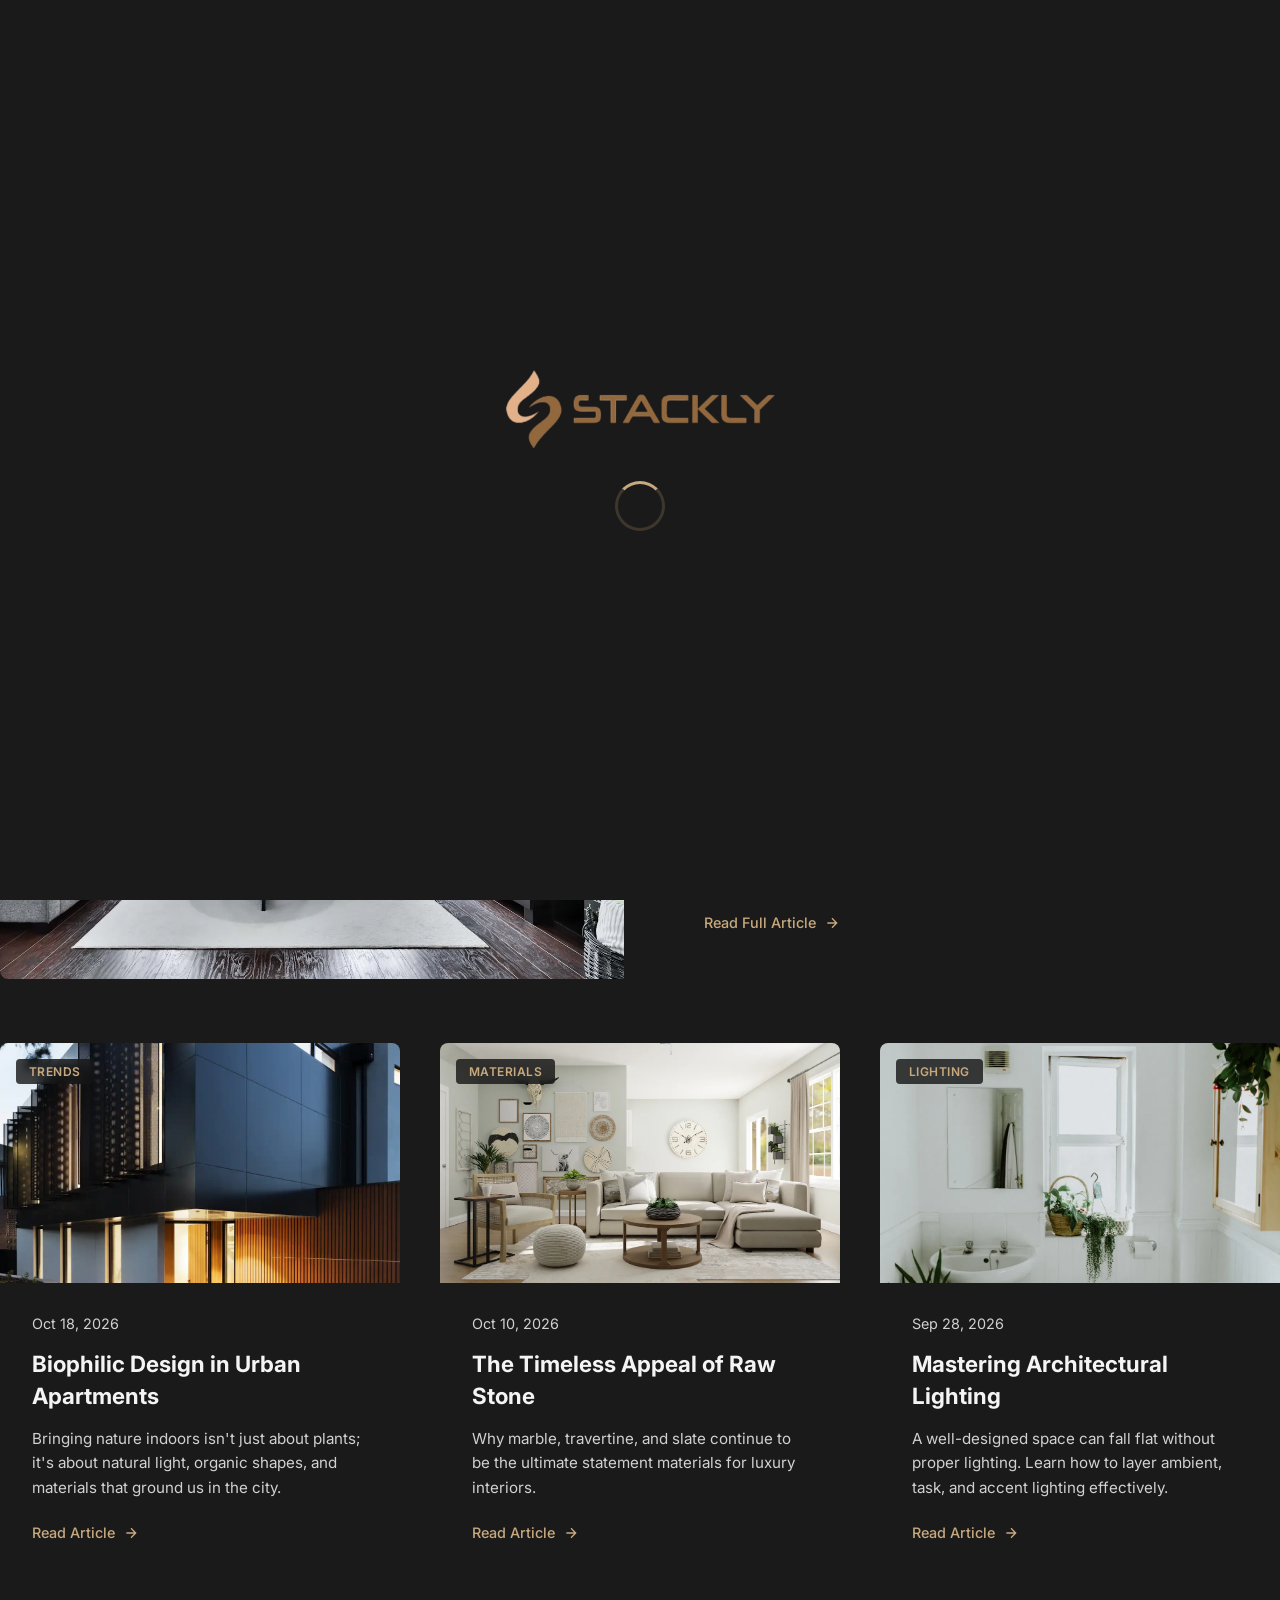
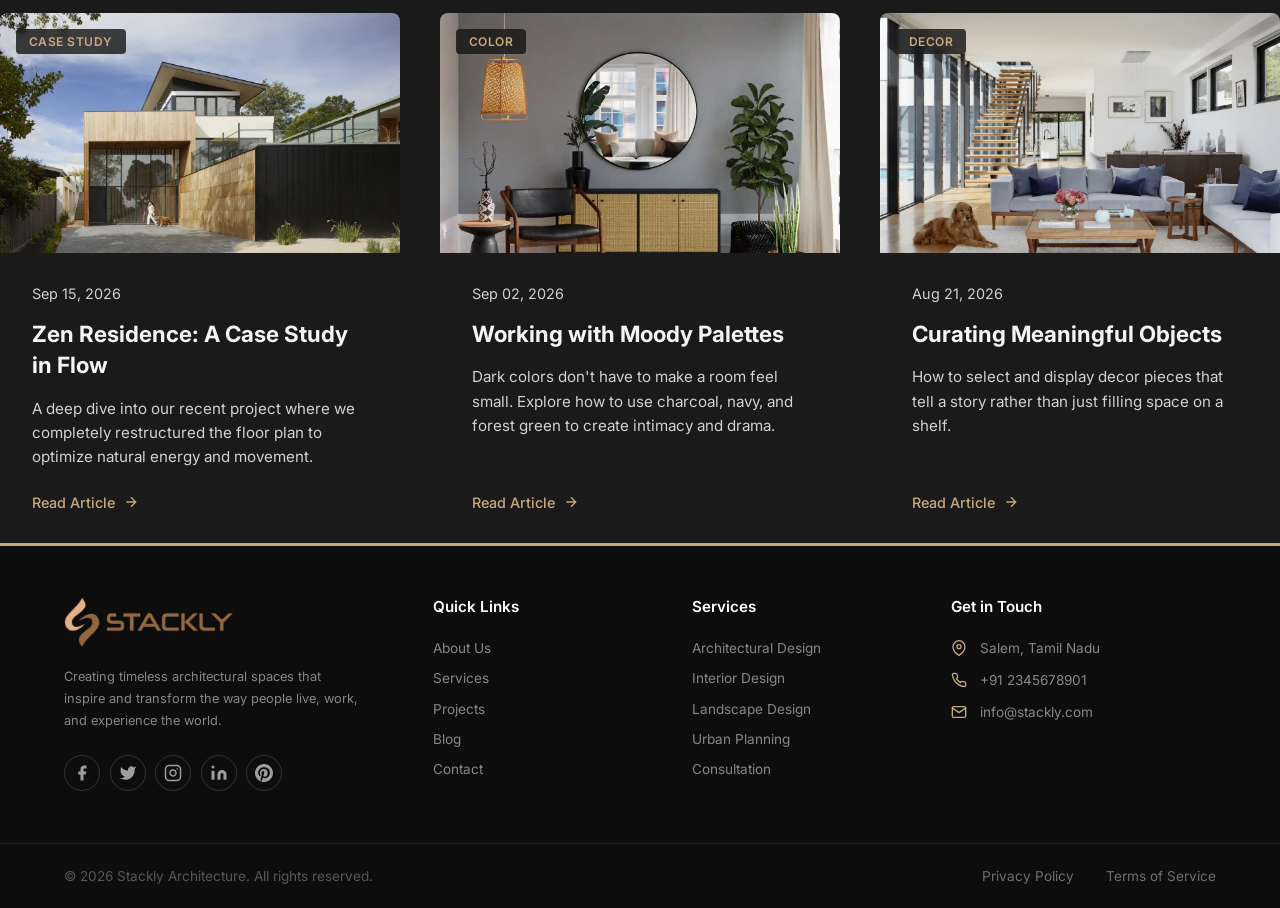
<file: blog.html>
<!DOCTYPE html>
<html lang="en">
<head>
    <meta charset="UTF-8">
    <meta name="viewport" content="width=device-width, initial-scale=1.0">
    <title>Blog - Stackly Interior Design</title>
    <link rel="preconnect" href="https://fonts.googleapis.com">
    <link rel="preconnect" href="https://fonts.gstatic.com" crossorigin>
    <link href="https://fonts.googleapis.com/css2?family=Inter:wght@400;500;600&family=Playfair+Display:wght@400;500;600;700&display=swap" rel="stylesheet">
    <link rel="stylesheet" href="css/style.css">
    <link rel="stylesheet" href="css/blog.css">
</head>
<body>
    <!-- Preloader -->
    <div class="preloader" id="preloader">
        <div class="preloader-content">
            <img src="assets/logo.webp" alt="Stackly" class="preloader-logo">
            <div class="preloader-spinner"></div>
        </div>
    </div>

    <!-- Navigation (Common) -->
    <header class="navbar" style="background: rgba(18, 18, 18, 0.95); border-bottom: 1px solid rgba(255, 255, 255, 0.05);">
        <a href="index.html" class="logo" style="text-decoration: none;">
            <img src="assets/logo.webp" alt="Stackly" class="site-logo">
        </a>
        <nav class="nav-links">
            <a href="index.html">Home</a>
            <a href="about.html">About</a>
            <a href="design.html">Design</a>
            <a href="services.html">Services</a>
            <a href="blog.html" class="active">Blog</a>
            <a href="contact.html">Contact</a>
        </nav>
        <div class="nav-actions">
            <a href="login.html" class="btn-login">
                <svg width="18" height="18" viewBox="0 0 24 24" fill="none" xmlns="http://www.w3.org/2000/svg">
                    <path d="M20 21V19C20 17.9391 19.5786 16.9217 18.8284 16.1716C18.0783 15.4214 17.0609 15 16 15H8C6.93913 15 5.92172 15.4214 5.17157 16.1716C4.42143 16.9217 4 17.9391 4 19V21" stroke="currentColor" stroke-width="1.5" stroke-linecap="round" stroke-linejoin="round"/>
                    <circle cx="12" cy="7" r="4" stroke="currentColor" stroke-width="1.5" stroke-linecap="round" stroke-linejoin="round"/>
                </svg>
                Login
            </a>
        </div>
        <button class="hamburger" aria-label="Toggle menu">
            <span></span>
            <span></span>
            <span></span>
        </button>
    </header>

    <!-- Mobile Menu Overlay -->
    <div class="mobile-menu-overlay">
        <nav>
            <a href="index.html">Home</a>
            <a href="about.html">About</a>
            <a href="design.html">Design</a>
            <a href="services.html">Services</a>
            <a href="blog.html" class="active">Blog</a>
            <a href="contact.html">Contact</a>
        </nav>
        <div class="mobile-menu-login">
            <a href="login.html" class="btn-login">Login</a>
        </div>
    </div>

    <!-- Page Hero Section -->
    <section class="page-hero-section" style="background-image: url('assets/interior_23.webp');">
        <div class="page-hero-content animate-on-load slide-up">
            <h1>Our Journal</h1>
            <p>Insights, inspiration, and thoughts on modern interior design and architectural trends.</p>
        </div>
    </section>

    <!-- Main Blog Content -->
    <main class="blog-section">
        <div class="container">
            <!-- Featured Post -->
            <article class="featured-post animate-on-scroll slide-up">
                <div class="featured-post-img">
                    <img src="assets/interior_18.webp" alt="Featured blog post">
                </div>
                <div class="featured-post-content">
                    <span class="featured-badge">Featured</span>
                    <div class="post-meta">
                        <span><svg width="14" height="14" viewBox="0 0 24 24" fill="none" stroke="currentColor" stroke-width="2"><rect x="3" y="4" width="18" height="18" rx="2" ry="2"></rect><line x1="16" y1="2" x2="16" y2="6"></line><line x1="8" y1="2" x2="8" y2="6"></line><line x1="3" y1="10" x2="21" y2="10"></line></svg> Oct 25, 2026</span>
                        <span><svg width="14" height="14" viewBox="0 0 24 24" fill="none" stroke="currentColor" stroke-width="2"><path d="M21 15a2 2 0 0 1-2 2H7l-4 4V5a2 2 0 0 1 2-2h14a2 2 0 0 1 2 2z"></path></svg> 12 Comments</span>
                    </div>
                    <h2 class="featured-title"><a href="404.html">The Art of Minimalist Living: Less is Truly More</a></h2>
                    <p class="featured-excerpt">Discover how stripping away the non-essential can create spaces that breathe and profoundly impact your daily well-being and mindset. We explore the philosophy behind the aesthetic.</p>
                    <a href="404.html" class="read-more">Read Full Article <svg width="16" height="16" viewBox="0 0 24 24" fill="none" stroke="currentColor" stroke-width="2"><path d="M5 12h14M12 5l7 7-7 7"/></svg></a>
                </div>
            </article>

            <!-- Blog Grid -->
            <div class="blog-grid">
                <!-- Post 1 -->
                <article class="blog-card animate-on-scroll slide-up delay-100">
                    <div class="blog-card-img">
                        <span class="category-badge">Trends</span>
                        <a href="404.html"><img src="assets/interior_20.webp" alt="Blog post image"></a>
                    </div>
                    <div class="blog-card-content">
                        <div class="post-meta">
                            <span>Oct 18, 2026</span>
                        </div>
                        <h3 class="blog-card-title"><a href="404.html">Biophilic Design in Urban Apartments</a></h3>
                        <p class="blog-card-excerpt">Bringing nature indoors isn't just about plants; it's about natural light, organic shapes, and materials that ground us in the city.</p>
                        <a href="404.html" class="read-more">Read Article <svg width="16" height="16" viewBox="0 0 24 24" fill="none" stroke="currentColor" stroke-width="2"><path d="M5 12h14M12 5l7 7-7 7"/></svg></a>
                    </div>
                </article>

                <!-- Post 2 -->
                <article class="blog-card animate-on-scroll slide-up delay-200">
                    <div class="blog-card-img">
                        <span class="category-badge">Materials</span>
                        <a href="404.html"><img src="assets/interior_12.webp" alt="Blog post image"></a>
                    </div>
                    <div class="blog-card-content">
                        <div class="post-meta">
                            <span>Oct 10, 2026</span>
                        </div>
                        <h3 class="blog-card-title"><a href="404.html">The Timeless Appeal of Raw Stone</a></h3>
                        <p class="blog-card-excerpt">Why marble, travertine, and slate continue to be the ultimate statement materials for luxury interiors.</p>
                        <a href="404.html" class="read-more">Read Article <svg width="16" height="16" viewBox="0 0 24 24" fill="none" stroke="currentColor" stroke-width="2"><path d="M5 12h14M12 5l7 7-7 7"/></svg></a>
                    </div>
                </article>

                <!-- Post 3 -->
                <article class="blog-card animate-on-scroll slide-up delay-300">
                    <div class="blog-card-img">
                        <span class="category-badge">Lighting</span>
                        <a href="404.html"><img src="assets/interior_05.webp" alt="Blog post image"></a>
                    </div>
                    <div class="blog-card-content">
                        <div class="post-meta">
                            <span>Sep 28, 2026</span>
                        </div>
                        <h3 class="blog-card-title"><a href="404.html">Mastering Architectural Lighting</a></h3>
                        <p class="blog-card-excerpt">A well-designed space can fall flat without proper lighting. Learn how to layer ambient, task, and accent lighting effectively.</p>
                        <a href="404.html" class="read-more">Read Article <svg width="16" height="16" viewBox="0 0 24 24" fill="none" stroke="currentColor" stroke-width="2"><path d="M5 12h14M12 5l7 7-7 7"/></svg></a>
                    </div>
                </article>

                <!-- Post 4 -->
                <article class="blog-card animate-on-scroll slide-up delay-100">
                    <div class="blog-card-img">
                        <span class="category-badge">Case Study</span>
                        <a href="404.html"><img src="assets/interior_09.webp" alt="Blog post image"></a>
                    </div>
                    <div class="blog-card-content">
                        <div class="post-meta">
                            <span>Sep 15, 2026</span>
                        </div>
                        <h3 class="blog-card-title"><a href="404.html">Zen Residence: A Case Study in Flow</a></h3>
                        <p class="blog-card-excerpt">A deep dive into our recent project where we completely restructured the floor plan to optimize natural energy and movement.</p>
                        <a href="404.html" class="read-more">Read Article <svg width="16" height="16" viewBox="0 0 24 24" fill="none" stroke="currentColor" stroke-width="2"><path d="M5 12h14M12 5l7 7-7 7"/></svg></a>
                    </div>
                </article>

                <!-- Post 5 -->
                <article class="blog-card animate-on-scroll slide-up delay-200">
                    <div class="blog-card-img">
                        <span class="category-badge">Color</span>
                        <a href="404.html"><img src="assets/interior_19.webp" alt="Blog post image"></a>
                    </div>
                    <div class="blog-card-content">
                        <div class="post-meta">
                            <span>Sep 02, 2026</span>
                        </div>
                        <h3 class="blog-card-title"><a href="404.html">Working with Moody Palettes</a></h3>
                        <p class="blog-card-excerpt">Dark colors don't have to make a room feel small. Explore how to use charcoal, navy, and forest green to create intimacy and drama.</p>
                        <a href="404.html" class="read-more">Read Article <svg width="16" height="16" viewBox="0 0 24 24" fill="none" stroke="currentColor" stroke-width="2"><path d="M5 12h14M12 5l7 7-7 7"/></svg></a>
                    </div>
                </article>

                <!-- Post 6 -->
                <article class="blog-card animate-on-scroll slide-up delay-300">
                    <div class="blog-card-img">
                        <span class="category-badge">Decor</span>
                        <a href="404.html"><img src="assets/interior_15.webp" alt="Blog post image"></a>
                    </div>
                    <div class="blog-card-content">
                        <div class="post-meta">
                            <span>Aug 21, 2026</span>
                        </div>
                        <h3 class="blog-card-title"><a href="404.html">Curating Meaningful Objects</a></h3>
                        <p class="blog-card-excerpt">How to select and display decor pieces that tell a story rather than just filling space on a shelf.</p>
                        <a href="404.html" class="read-more">Read Article <svg width="16" height="16" viewBox="0 0 24 24" fill="none" stroke="currentColor" stroke-width="2"><path d="M5 12h14M12 5l7 7-7 7"/></svg></a>
                    </div>
                </article>
            </div>


        </div>
    </main>

    <!-- Footer -->
    <footer class="site-footer">
        <div class="container footer-grid">
            <div class="footer-brand">
                <a href="index.html" class="logo" style="text-decoration: none;">
                    <img src="assets/logo.webp" alt="Stackly" class="site-logo">
                </a>
                <p class="footer-desc">Creating timeless architectural spaces that inspire and transform the way people live, work, and experience the world.</p>
                <div class="footer-social-icons">
                    <a href="404.html" aria-label="Facebook">
                        <svg width="18" height="18" viewBox="0 0 24 24" fill="currentColor"><path d="M18 2h-3a5 5 0 00-5 5v3H7v4h3v8h4v-8h3l1-4h-4V7a1 1 0 011-1h3z"/></svg>
                    </a>
                    <a href="404.html" aria-label="Twitter">
                        <svg width="18" height="18" viewBox="0 0 24 24" fill="currentColor"><path d="M23 3a10.9 10.9 0 01-3.14 1.53 4.48 4.48 0 00-7.86 3v1A10.66 10.66 0 013 4s-4 9 5 13a11.64 11.64 0 01-7 2c9 5 20 0 20-11.5a4.5 4.5 0 00-.08-.83A7.72 7.72 0 0023 3z"/></svg>
                    </a>
                    <a href="404.html" aria-label="Instagram">
                        <svg width="18" height="18" viewBox="0 0 24 24" fill="none" stroke="currentColor" stroke-width="2" stroke-linecap="round" stroke-linejoin="round"><rect x="2" y="2" width="20" height="20" rx="5" ry="5"/><path d="M16 11.37A4 4 0 1112.63 8 4 4 0 0116 11.37z"/><line x1="17.5" y1="6.5" x2="17.51" y2="6.5"/></svg>
                    </a>
                    <a href="404.html" aria-label="LinkedIn">
                        <svg width="18" height="18" viewBox="0 0 24 24" fill="currentColor"><path d="M16 8a6 6 0 016 6v7h-4v-7a2 2 0 00-2-2 2 2 0 00-2 2v7h-4v-7a6 6 0 016-6zM2 9h4v12H2z"/><circle cx="4" cy="4" r="2"/></svg>
                    </a>
                    <a href="404.html" aria-label="Pinterest">
                        <svg width="18" height="18" viewBox="0 0 24 24" fill="currentColor"><path d="M12 0C5.37 0 0 5.37 0 12c0 5.08 3.15 9.42 7.6 11.18-.1-.94-.2-2.38.04-3.41.22-.93 1.4-5.93 1.4-5.93s-.36-.71-.36-1.77c0-1.66.96-2.9 2.16-2.9 1.02 0 1.51.77 1.51 1.68 0 1.03-.65 2.56-.99 3.98-.28 1.19.6 2.16 1.77 2.16 2.13 0 3.77-2.25 3.77-5.49 0-2.87-2.06-4.88-5.01-4.88-3.41 0-5.42 2.56-5.42 5.21 0 1.03.4 2.14.89 2.74.1.12.11.22.08.34-.09.37-.29 1.19-.33 1.36-.05.22-.18.27-.41.16-1.53-.71-2.49-2.95-2.49-4.75 0-3.87 2.81-7.42 8.11-7.42 4.26 0 7.57 3.04 7.57 7.09 0 4.23-2.67 7.63-6.37 7.63-1.24 0-2.41-.65-2.81-1.41l-.77 2.92c-.28 1.07-1.03 2.41-1.54 3.23C9.57 23.81 10.76 24 12 24c6.63 0 12-5.37 12-12S18.63 0 12 0z"/></svg>
                    </a>
                </div>
            </div>
            <div class="footer-col">
                <h4>Quick Links</h4>
                <a href="about.html">About Us</a>
                <a href="services.html">Services</a>
                <a href="design.html">Projects</a>
                <a href="blog.html">Blog</a>
                <a href="contact.html">Contact</a>
            </div>
            <div class="footer-col">
                <h4>Services</h4>
                <a href="services.html">Architectural Design</a>
                <a href="services.html">Interior Design</a>
                <a href="services.html">Landscape Design</a>
                <a href="services.html">Urban Planning</a>
                <a href="services.html">Consultation</a>
            </div>
            <div class="footer-col footer-contact">
                <h4>Get in Touch</h4>
                <div class="contact-item">
                    <svg width="16" height="16" viewBox="0 0 24 24" fill="none" stroke="currentColor" stroke-width="2" stroke-linecap="round" stroke-linejoin="round"><path d="M21 10c0 7-9 13-9 13s-9-6-9-13a9 9 0 0118 0z"/><circle cx="12" cy="10" r="3"/></svg>
                    <span>Salem, Tamil Nadu</span>
                </div>
                <div class="contact-item">
                    <svg width="16" height="16" viewBox="0 0 24 24" fill="none" stroke="currentColor" stroke-width="2" stroke-linecap="round" stroke-linejoin="round"><path d="M22 16.92v3a2 2 0 01-2.18 2 19.79 19.79 0 01-8.63-3.07 19.5 19.5 0 01-6-6 19.79 19.79 0 01-3.07-8.67A2 2 0 014.11 2h3a2 2 0 012 1.72c.127.96.361 1.903.7 2.81a2 2 0 01-.45 2.11L8.09 9.91a16 16 0 006 6l1.27-1.27a2 2 0 012.11-.45c.907.339 1.85.573 2.81.7A2 2 0 0122 16.92z"/></svg>
                    <span>+91 2345678901</span>
                </div>
                <div class="contact-item">
                    <svg width="16" height="16" viewBox="0 0 24 24" fill="none" stroke="currentColor" stroke-width="2" stroke-linecap="round" stroke-linejoin="round"><path d="M4 4h16c1.1 0 2 .9 2 2v12c0 1.1-.9 2-2 2H4c-1.1 0-2-.9-2-2V6c0-1.1.9-2 2-2z"/><polyline points="22,6 12,13 2,6"/></svg>
                    <span>info@stackly.com</span>
                </div>
            </div>
        </div>
        <div class="container footer-bottom">
            <p>&copy; 2026 Stackly Architecture. All rights reserved.</p>
            <div class="footer-legal">
                <a href="404.html">Privacy Policy</a>
                <a href="404.html">Terms of Service</a>
            </div>
        </div>
    </footer>

    <script src="js/script.js"></script>
</body>
</html>
</file>
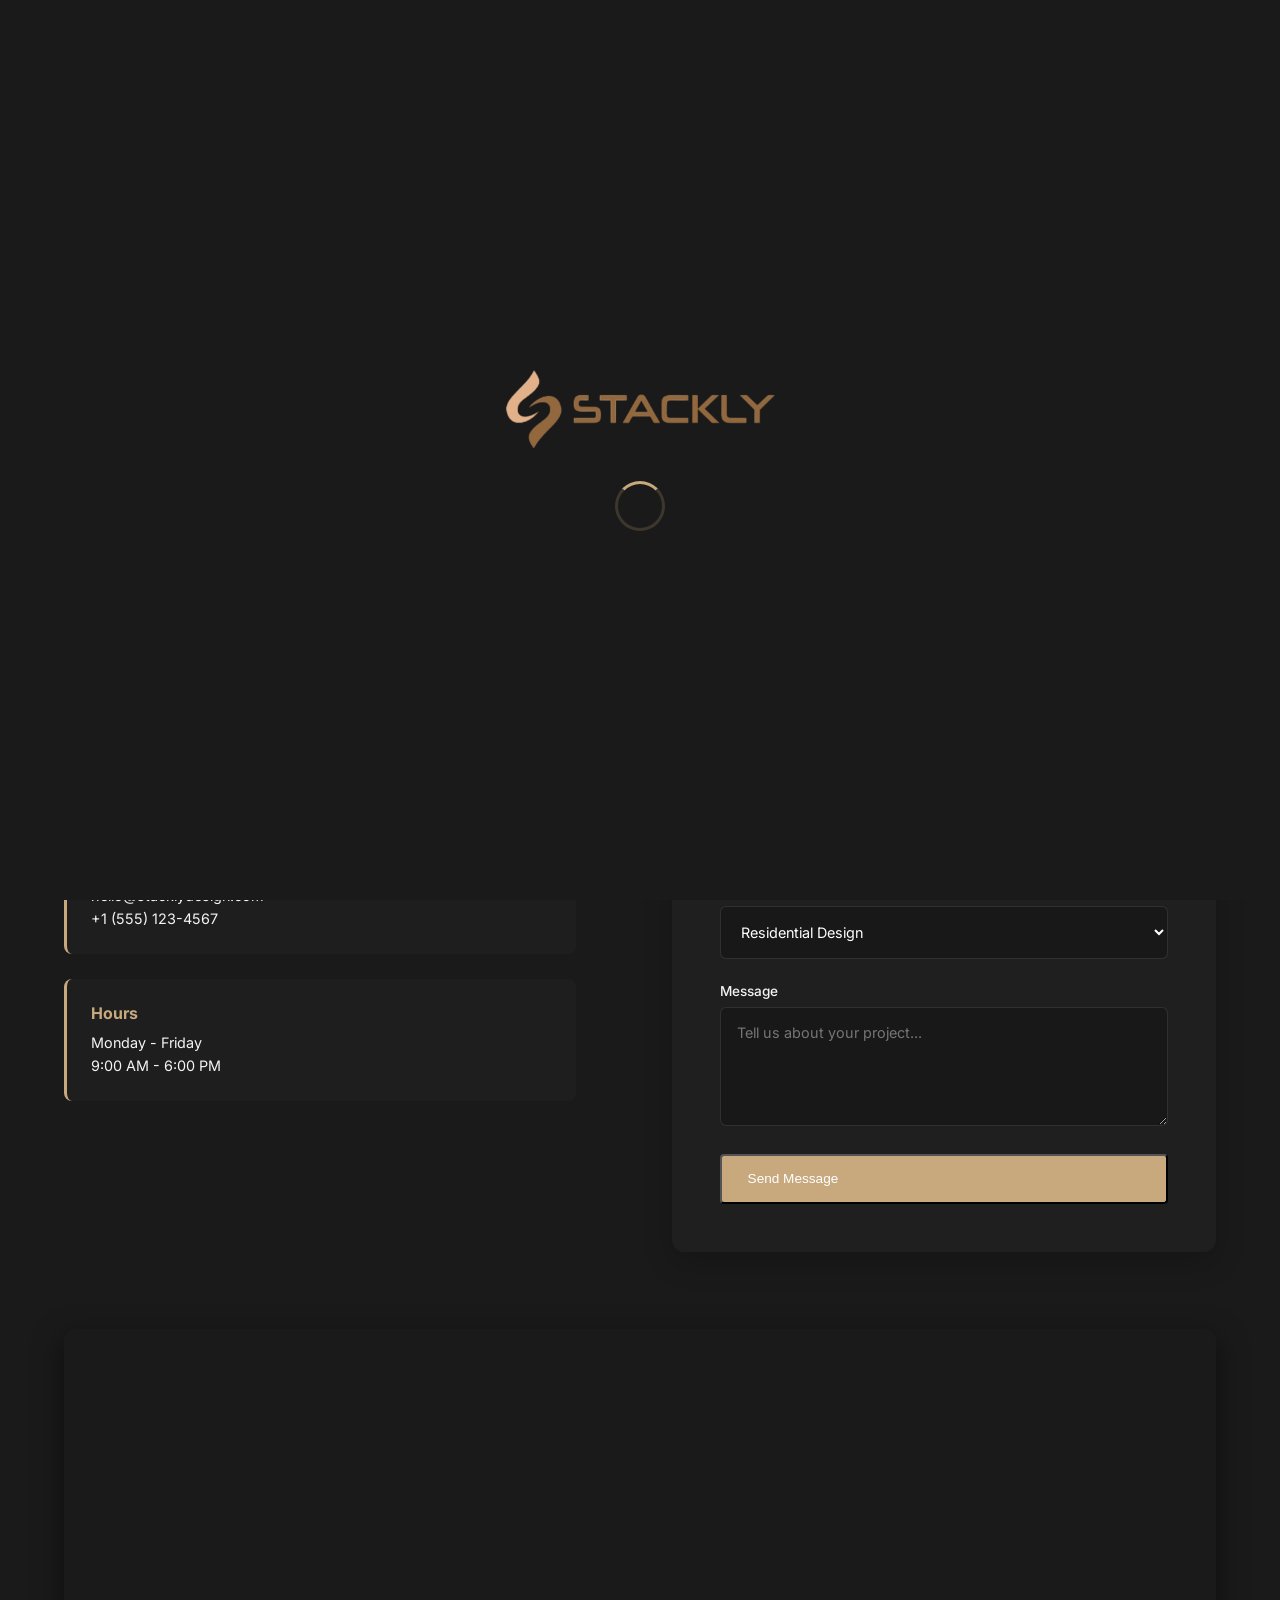
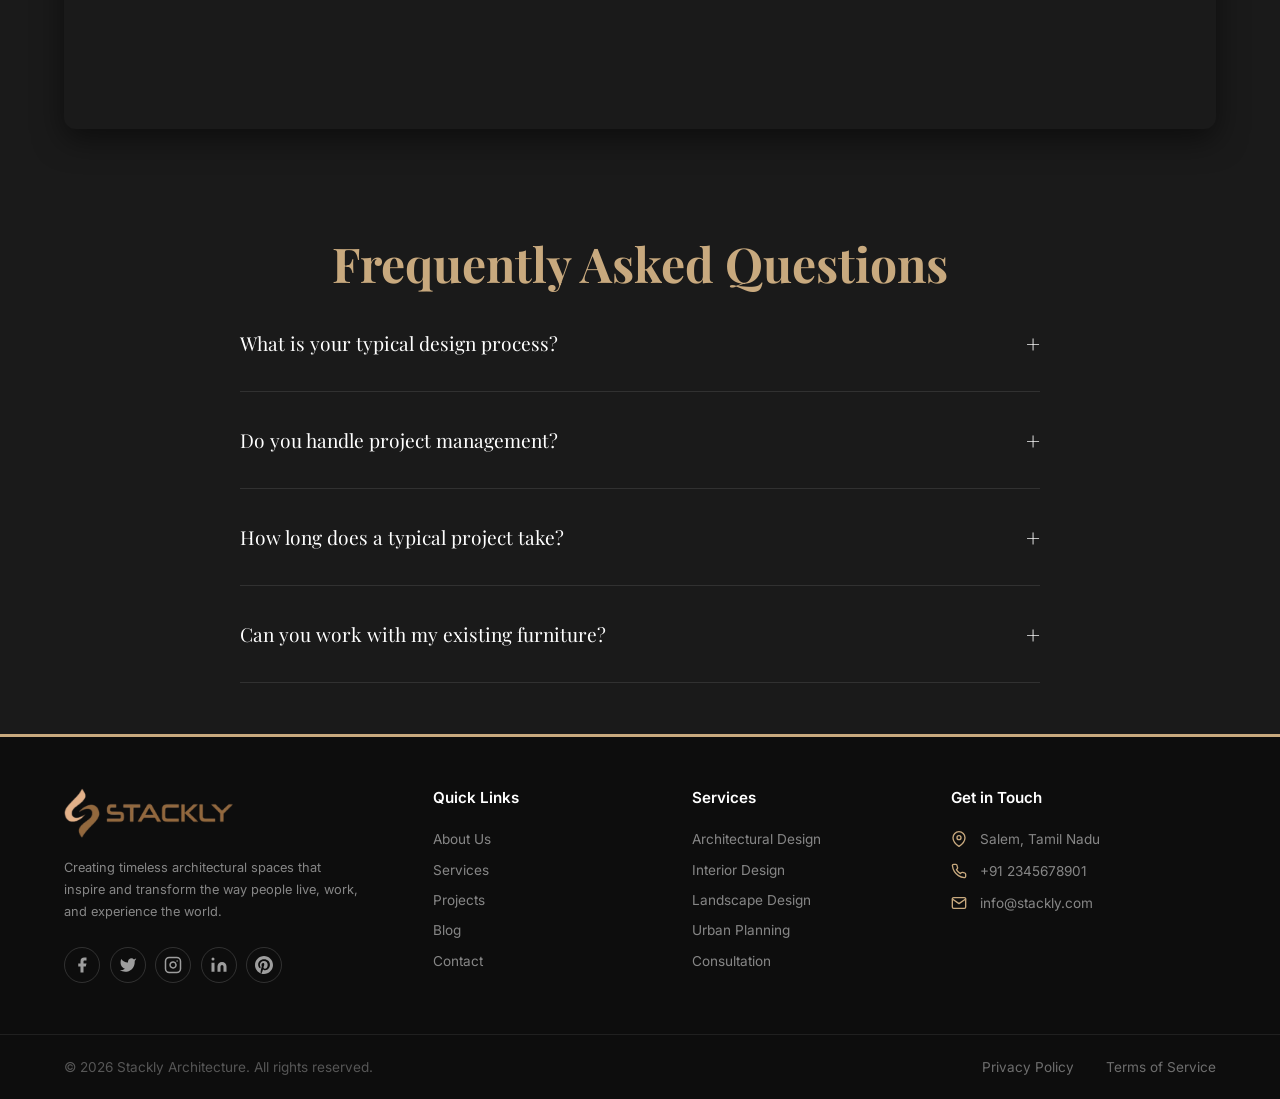
<file: contact.html>
<!DOCTYPE html>
<html lang="en">
<head>
    <meta charset="UTF-8">
    <meta name="viewport" content="width=device-width, initial-scale=1.0">
    <title>Contact | Stackly.</title>
    <link rel="preconnect" href="https://fonts.googleapis.com">
    <link rel="preconnect" href="https://fonts.gstatic.com" crossorigin>
    <link href="https://fonts.googleapis.com/css2?family=Inter:wght@400;500;600&family=Playfair+Display:wght@400;500;600;700&display=swap" rel="stylesheet">
    <link rel="stylesheet" href="css/style.css">
    <link rel="stylesheet" href="css/contact.css">
</head>
<body>
    <!-- Preloader -->
    <div class="preloader" id="preloader">
        <div class="preloader-content">
            <img src="assets/logo.webp" alt="Stackly" class="preloader-logo">
            <div class="preloader-spinner"></div>
        </div>
    </div>

    <header class="navbar scrolled">
        <a href="index.html" class="logo" style="text-decoration: none;">
            <img src="assets/logo.webp" alt="Stackly" class="site-logo">
        </a>
        <nav class="nav-links">
            <a href="index.html">Home</a>
            <a href="about.html">About</a>
            <a href="design.html">Design</a>
            <a href="services.html">Services</a>
            <a href="blog.html">Blog</a>
                <a href="contact.html">Contact</a>
        </nav>
        <div class="nav-actions">
            <a href="login.html" class="btn-login">Login</a>
        </div>
        <button class="hamburger" aria-label="Toggle menu">
            <span></span>
            <span></span>
            <span></span>
        </button>
    </header>

    <!-- Mobile Menu Overlay -->
    <div class="mobile-menu-overlay">
        <nav>
            <a href="index.html">Home</a>
            <a href="about.html">About</a>
            <a href="design.html">Design</a>
            <a href="services.html">Services</a>
            <a href="blog.html">Blog</a>
                <a href="contact.html">Contact</a>
        </nav>
        <div class="mobile-menu-login">
            <a href="login.html" class="btn-login">Login</a>
        </div>
    </div>

    <!-- Page Hero Section -->
    <section class="page-hero-section" style="background-image: url('assets/interior_25.webp');">
        <div class="page-hero-content">
            <h1>Get in Touch</h1>
            <p>Ready to transform your space? Contact us today to schedule a consultation.</p>
        </div>
    </section>

    <main class="page-container">
        <div class="contact-layout">
            <div class="contact-info animate-on-scroll slide-right">
                <div class="info-blocks">
                    <div class="info-block hover-lift">
                        <h4>Studio</h4>
                        <p>123 Design Avenue<br>New York, NY 10001</p>
                    </div>
                    <div class="info-block hover-lift">
                        <h4>Contact</h4>
                        <p>hello@stacklydesign.com<br>+1 (555) 123-4567</p>
                    </div>
                    <div class="info-block hover-lift">
                        <h4>Hours</h4>
                        <p>Monday - Friday<br>9:00 AM - 6:00 PM</p>
                    </div>
                </div>
            </div>
            
            <div class="contact-form-container animate-on-scroll slide-left delay-200">
                <form class="contact-form" id="contactForm">
                    <div class="form-group">
                        <label for="name">Name</label>
                        <input type="text" id="name" placeholder="Your Name" required>
                    </div>
                    <div class="form-group">
                        <label for="email">Email</label>
                        <input type="email" id="email" placeholder="your@email.com" required>
                    </div>
                    <div class="form-group">
                        <label for="service">Service Interested In</label>
                        <select id="service">
                            <option>Residential Design</option>
                            <option>Commercial Spaces</option>
                            <option>Consultation</option>
                        </select>
                    </div>
                    <div class="form-group">
                        <label for="message">Message</label>
                        <textarea id="message" rows="5" placeholder="Tell us about your project..." minlength="100" required></textarea>
                    </div>
                    <button type="submit" class="btn-primary hover-lift w-100">Send Message</button>
                </form>
            </div>
        </div>

        <!-- Map Section -->
        <section class="map-section animate-on-scroll slide-up" style="margin: 5rem 0;">
            <div class="map-container" style="width: 100%; height: 400px; border-radius: 12px; overflow: hidden; box-shadow: 0 10px 30px rgba(0,0,0,0.5);">
                <iframe src="https://www.google.com/maps/embed?pb=!1m18!1m12!1m3!1d248967.82025357482!2d78.0069400870986!3d11.653818318215682!2m3!1f0!2f0!3f0!3m2!1i1024!2i768!4f13.1!3m3!1m2!1s0x3babdf72382e7af1%3A0x6b7724213d2f974!2sSalem%2C%20Tamil%20Nadu!5e0!3m2!1sen!2sin!4v1700000000000!5m2!1sen!2sin" width="100%" height="100%" style="border:0; filter: invert(90%) hue-rotate(180deg) grayscale(30%) contrast(1.2);" allowfullscreen="" loading="lazy" referrerpolicy="no-referrer-when-downgrade"></iframe>
            </div>
        </section>

        <!-- New FAQ Section -->
        <section class="faq-section animate-on-scroll slide-up">
            <h2 class="section-title text-center mb-5">Frequently Asked Questions</h2>
            <div class="faq-container">
                <div class="faq-item">
                    <button class="faq-question">What is your typical design process? <span class="faq-icon">+</span></button>
                    <div class="faq-answer">
                        <p>Our process begins with a discovery phase to understand your needs. We then move into conceptualization where we provide mood boards and 3D renderings. Once approved, we handle the full execution, including procurement and styling, until the final reveal.</p>
                    </div>
                </div>
                <div class="faq-item">
                    <button class="faq-question">Do you handle project management? <span class="faq-icon">+</span></button>
                    <div class="faq-answer">
                        <p>Yes, our full-service package includes end-to-end project management. We coordinate with contractors, artisans, and vendors to ensure the design is executed flawlessly.</p>
                    </div>
                </div>
                <div class="faq-item">
                    <button class="faq-question">How long does a typical project take? <span class="faq-icon">+</span></button>
                    <div class="faq-answer">
                        <p>Timelines vary greatly depending on the scope of the project. A simple room refresh might take 4-6 weeks, while a full home renovation or commercial build-out can take anywhere from 3 to 8 months.</p>
                    </div>
                </div>
                <div class="faq-item">
                    <button class="faq-question">Can you work with my existing furniture? <span class="faq-icon">+</span></button>
                    <div class="faq-answer">
                        <p>Absolutely. We often integrate cherished pieces into new designs. During our initial consultation, we'll identify which items you'd like to keep and seamlessly blend them into the new concept.</p>
                    </div>
                </div>
            </div>
        </section>
    </main>

    <footer class="site-footer">
        <div class="container footer-grid">
            <div class="footer-brand">
                <a href="index.html" class="logo" style="text-decoration: none;">
                    <img src="assets/logo.webp" alt="Stackly" class="site-logo">
                </a>
                <p class="footer-desc">Creating timeless architectural spaces that inspire and transform the way people live, work, and experience the world.</p>
                <div class="footer-social-icons">
                    <a href="404.html" aria-label="Facebook"><svg width="18" height="18" viewBox="0 0 24 24" fill="currentColor"><path d="M18 2h-3a5 5 0 00-5 5v3H7v4h3v8h4v-8h3l1-4h-4V7a1 1 0 011-1h3z"/></svg></a>
                    <a href="404.html" aria-label="Twitter"><svg width="18" height="18" viewBox="0 0 24 24" fill="currentColor"><path d="M23 3a10.9 10.9 0 01-3.14 1.53 4.48 4.48 0 00-7.86 3v1A10.66 10.66 0 013 4s-4 9 5 13a11.64 11.64 0 01-7 2c9 5 20 0 20-11.5a4.5 4.5 0 00-.08-.83A7.72 7.72 0 0023 3z"/></svg></a>
                    <a href="404.html" aria-label="Instagram"><svg width="18" height="18" viewBox="0 0 24 24" fill="none" stroke="currentColor" stroke-width="2" stroke-linecap="round" stroke-linejoin="round"><rect x="2" y="2" width="20" height="20" rx="5" ry="5"/><path d="M16 11.37A4 4 0 1112.63 8 4 4 0 0116 11.37z"/><line x1="17.5" y1="6.5" x2="17.51" y2="6.5"/></svg></a>
                    <a href="404.html" aria-label="LinkedIn"><svg width="18" height="18" viewBox="0 0 24 24" fill="currentColor"><path d="M16 8a6 6 0 016 6v7h-4v-7a2 2 0 00-2-2 2 2 0 00-2 2v7h-4v-7a6 6 0 016-6zM2 9h4v12H2z"/><circle cx="4" cy="4" r="2"/></svg></a>
                    <a href="404.html" aria-label="Pinterest"><svg width="18" height="18" viewBox="0 0 24 24" fill="currentColor"><path d="M12 0C5.37 0 0 5.37 0 12c0 5.08 3.15 9.42 7.6 11.18-.1-.94-.2-2.38.04-3.41.22-.93 1.4-5.93 1.4-5.93s-.36-.71-.36-1.77c0-1.66.96-2.9 2.16-2.9 1.02 0 1.51.77 1.51 1.68 0 1.03-.65 2.56-.99 3.98-.28 1.19.6 2.16 1.77 2.16 2.13 0 3.77-2.25 3.77-5.49 0-2.87-2.06-4.88-5.01-4.88-3.41 0-5.42 2.56-5.42 5.21 0 1.03.4 2.14.89 2.74.1.12.11.22.08.34-.09.37-.29 1.19-.33 1.36-.05.22-.18.27-.41.16-1.53-.71-2.49-2.95-2.49-4.75 0-3.87 2.81-7.42 8.11-7.42 4.26 0 7.57 3.04 7.57 7.09 0 4.23-2.67 7.63-6.37 7.63-1.24 0-2.41-.65-2.81-1.41l-.77 2.92c-.28 1.07-1.03 2.41-1.54 3.23C9.57 23.81 10.76 24 12 24c6.63 0 12-5.37 12-12S18.63 0 12 0z"/></svg></a>
                </div>
            </div>
            <div class="footer-col">
                <h4>Quick Links</h4>
                <a href="about.html">About Us</a>
                <a href="services.html">Services</a>
                <a href="design.html">Projects</a>
                <a href="blog.html">Blog</a>
                <a href="contact.html">Contact</a>
            </div>
            <div class="footer-col">
                <h4>Services</h4>
                <a href="services.html">Architectural Design</a>
                <a href="services.html">Interior Design</a>
                <a href="services.html">Landscape Design</a>
                <a href="services.html">Urban Planning</a>
                <a href="services.html">Consultation</a>
            </div>
            <div class="footer-col footer-contact">
                <h4>Get in Touch</h4>
                <div class="contact-item"><svg width="16" height="16" viewBox="0 0 24 24" fill="none" stroke="currentColor" stroke-width="2" stroke-linecap="round" stroke-linejoin="round"><path d="M21 10c0 7-9 13-9 13s-9-6-9-13a9 9 0 0118 0z"/><circle cx="12" cy="10" r="3"/></svg><span>Salem, Tamil Nadu</span></div>
                <div class="contact-item"><svg width="16" height="16" viewBox="0 0 24 24" fill="none" stroke="currentColor" stroke-width="2" stroke-linecap="round" stroke-linejoin="round"><path d="M22 16.92v3a2 2 0 01-2.18 2 19.79 19.79 0 01-8.63-3.07 19.5 19.5 0 01-6-6 19.79 19.79 0 01-3.07-8.67A2 2 0 014.11 2h3a2 2 0 012 1.72c.127.96.361 1.903.7 2.81a2 2 0 01-.45 2.11L8.09 9.91a16 16 0 006 6l1.27-1.27a2 2 0 012.11-.45c.907.339 1.85.573 2.81.7A2 2 0 0122 16.92z"/></svg><span>+91 2345678901</span></div>
                <div class="contact-item"><svg width="16" height="16" viewBox="0 0 24 24" fill="none" stroke="currentColor" stroke-width="2" stroke-linecap="round" stroke-linejoin="round"><path d="M4 4h16c1.1 0 2 .9 2 2v12c0 1.1-.9 2-2 2H4c-1.1 0-2-.9-2-2V6c0-1.1.9-2 2-2z"/><polyline points="22,6 12,13 2,6"/></svg><span>info@stackly.com</span></div>
            </div>
        </div>
        <div class="container footer-bottom">
            <p>&copy; 2026 Stackly Architecture. All rights reserved.</p>
            <div class="footer-legal">
                <a href="404.html">Privacy Policy</a>
                <a href="404.html">Terms of Service</a>
            </div>
        </div>
    </footer>

    <script src="js/script.js"></script>
</body>
</html>
</file>
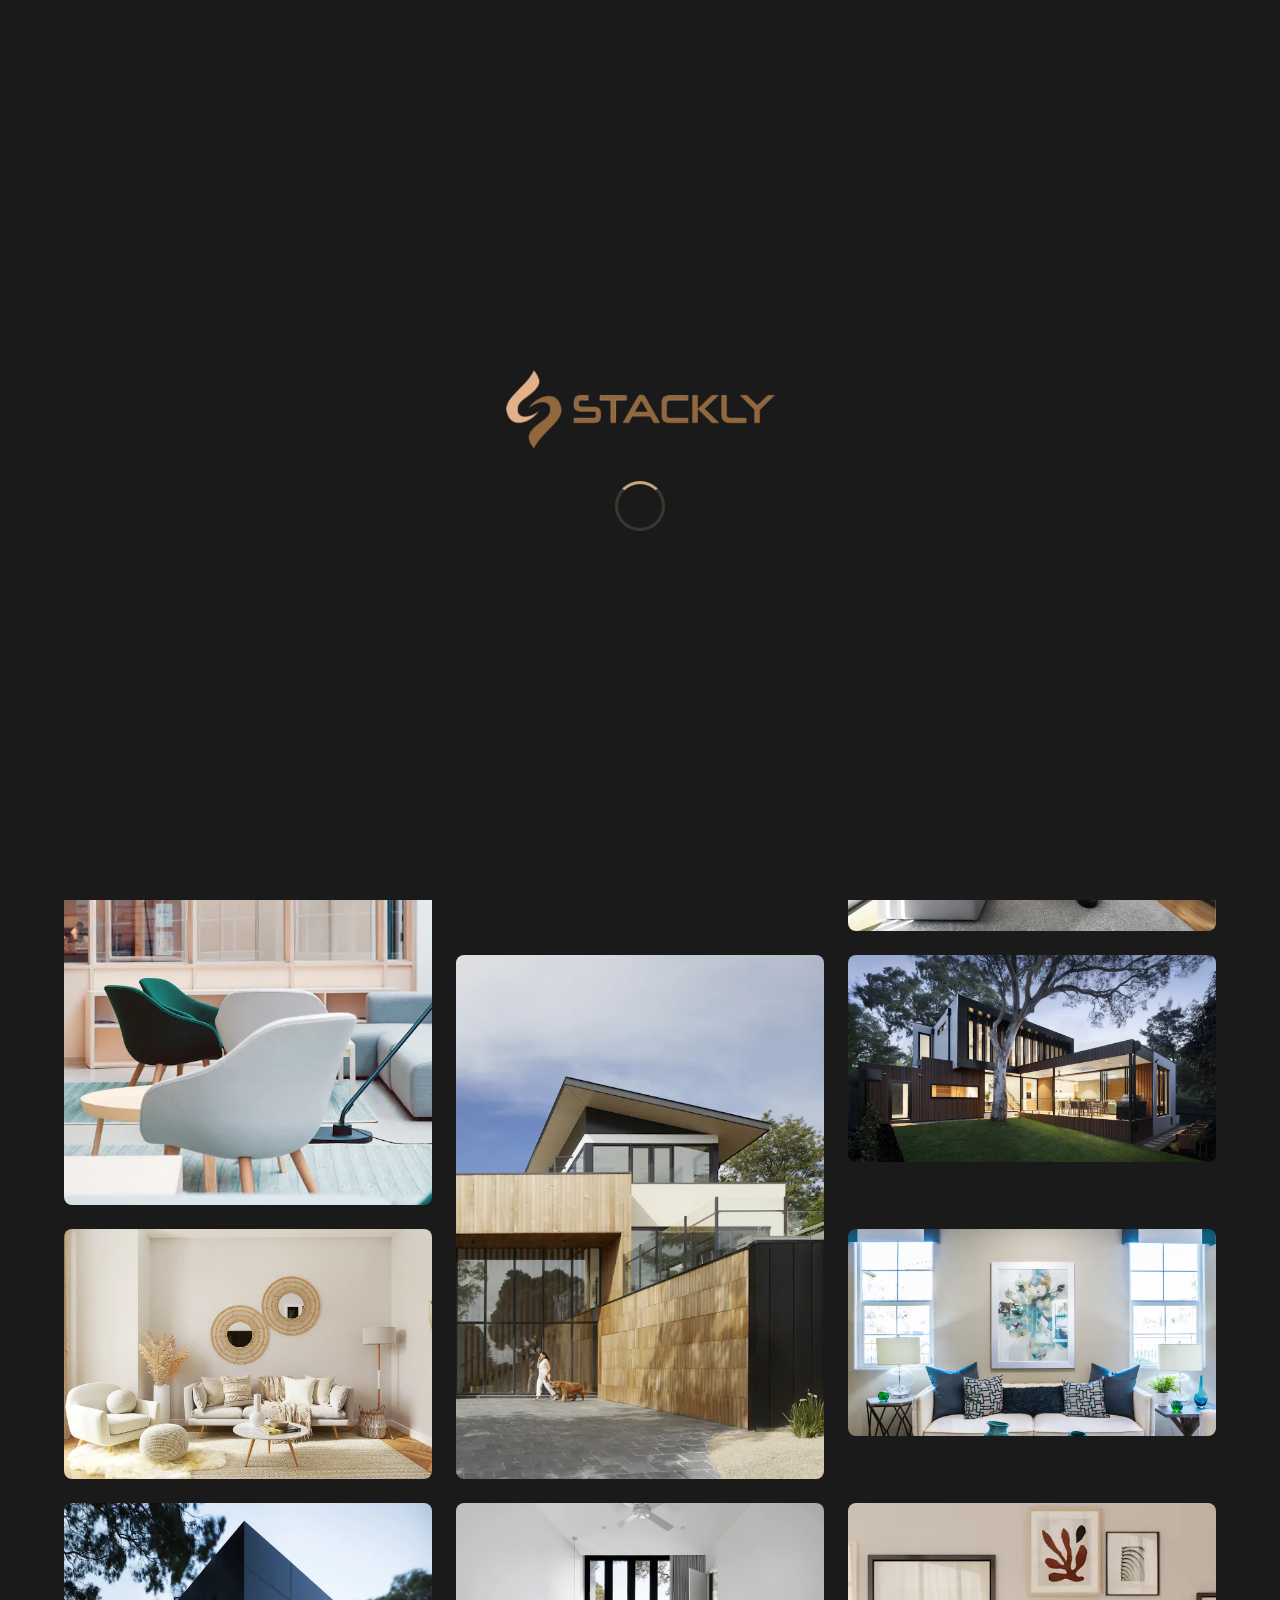
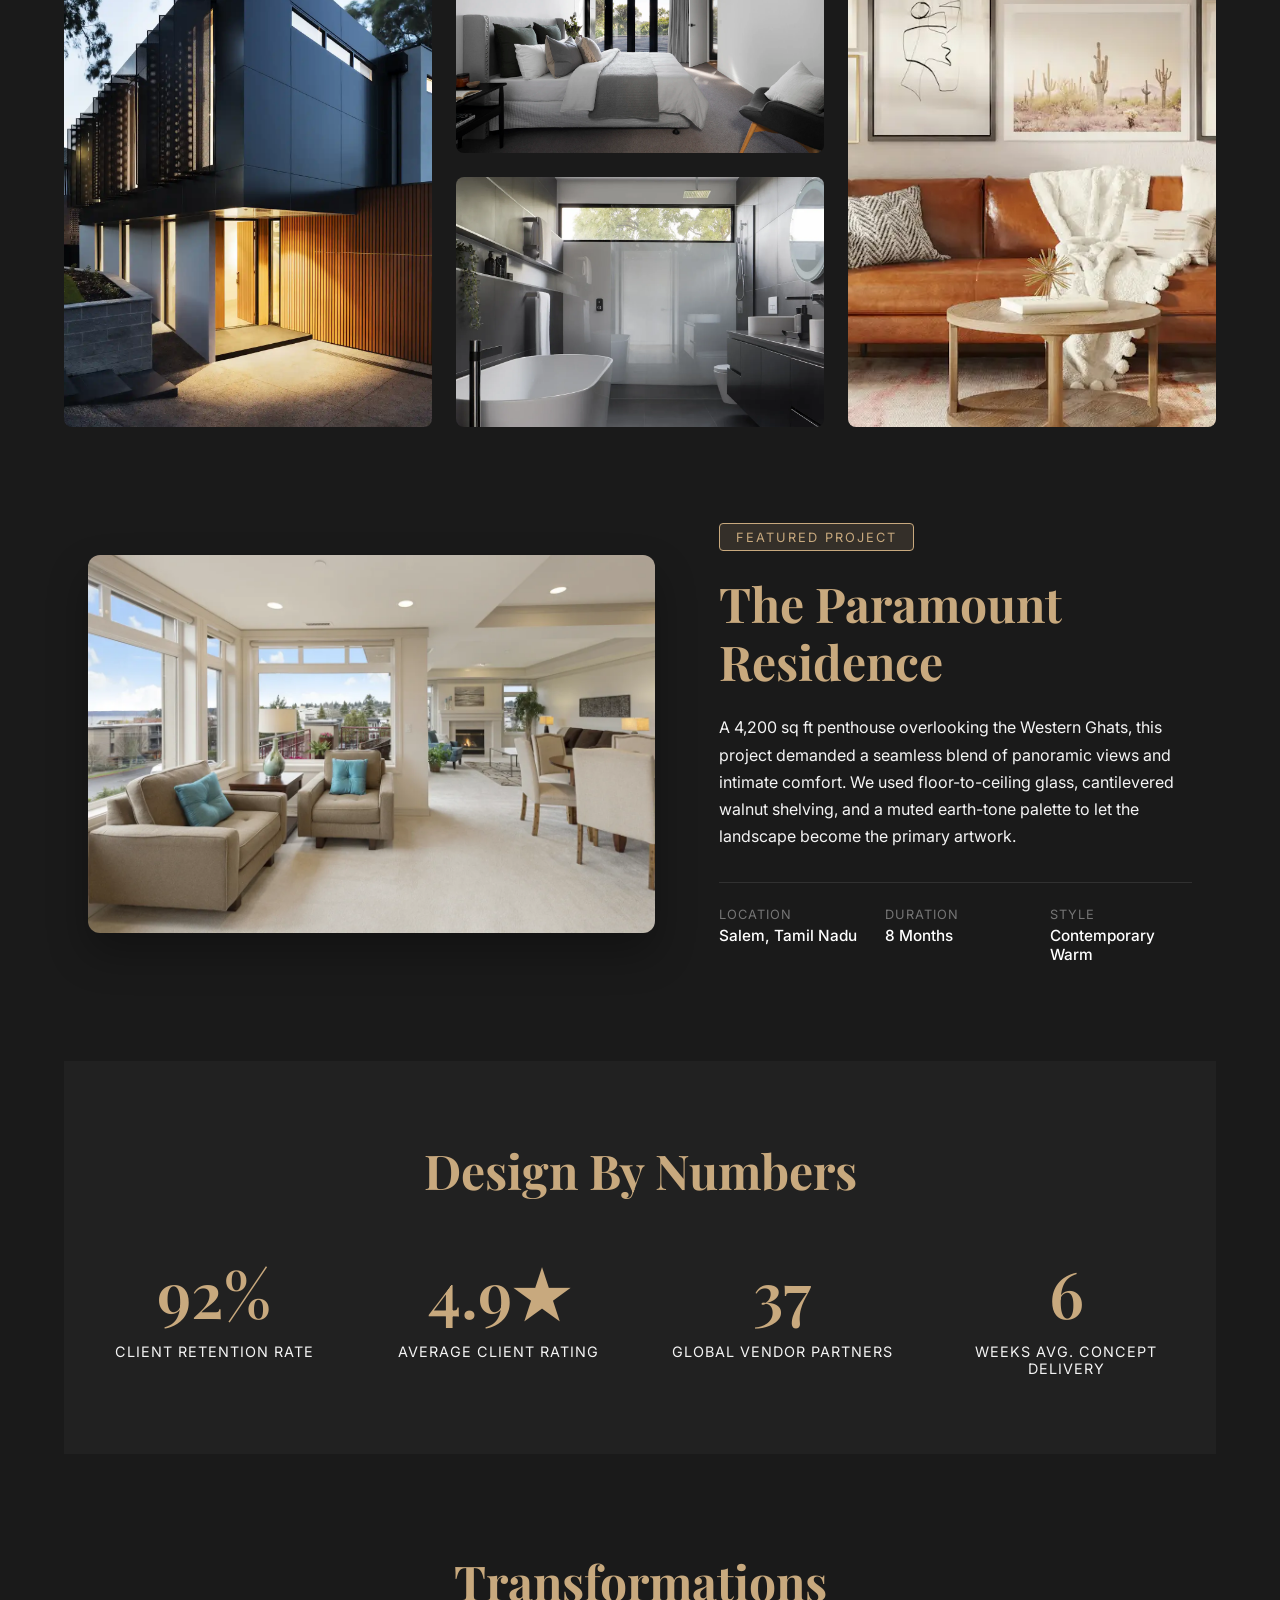
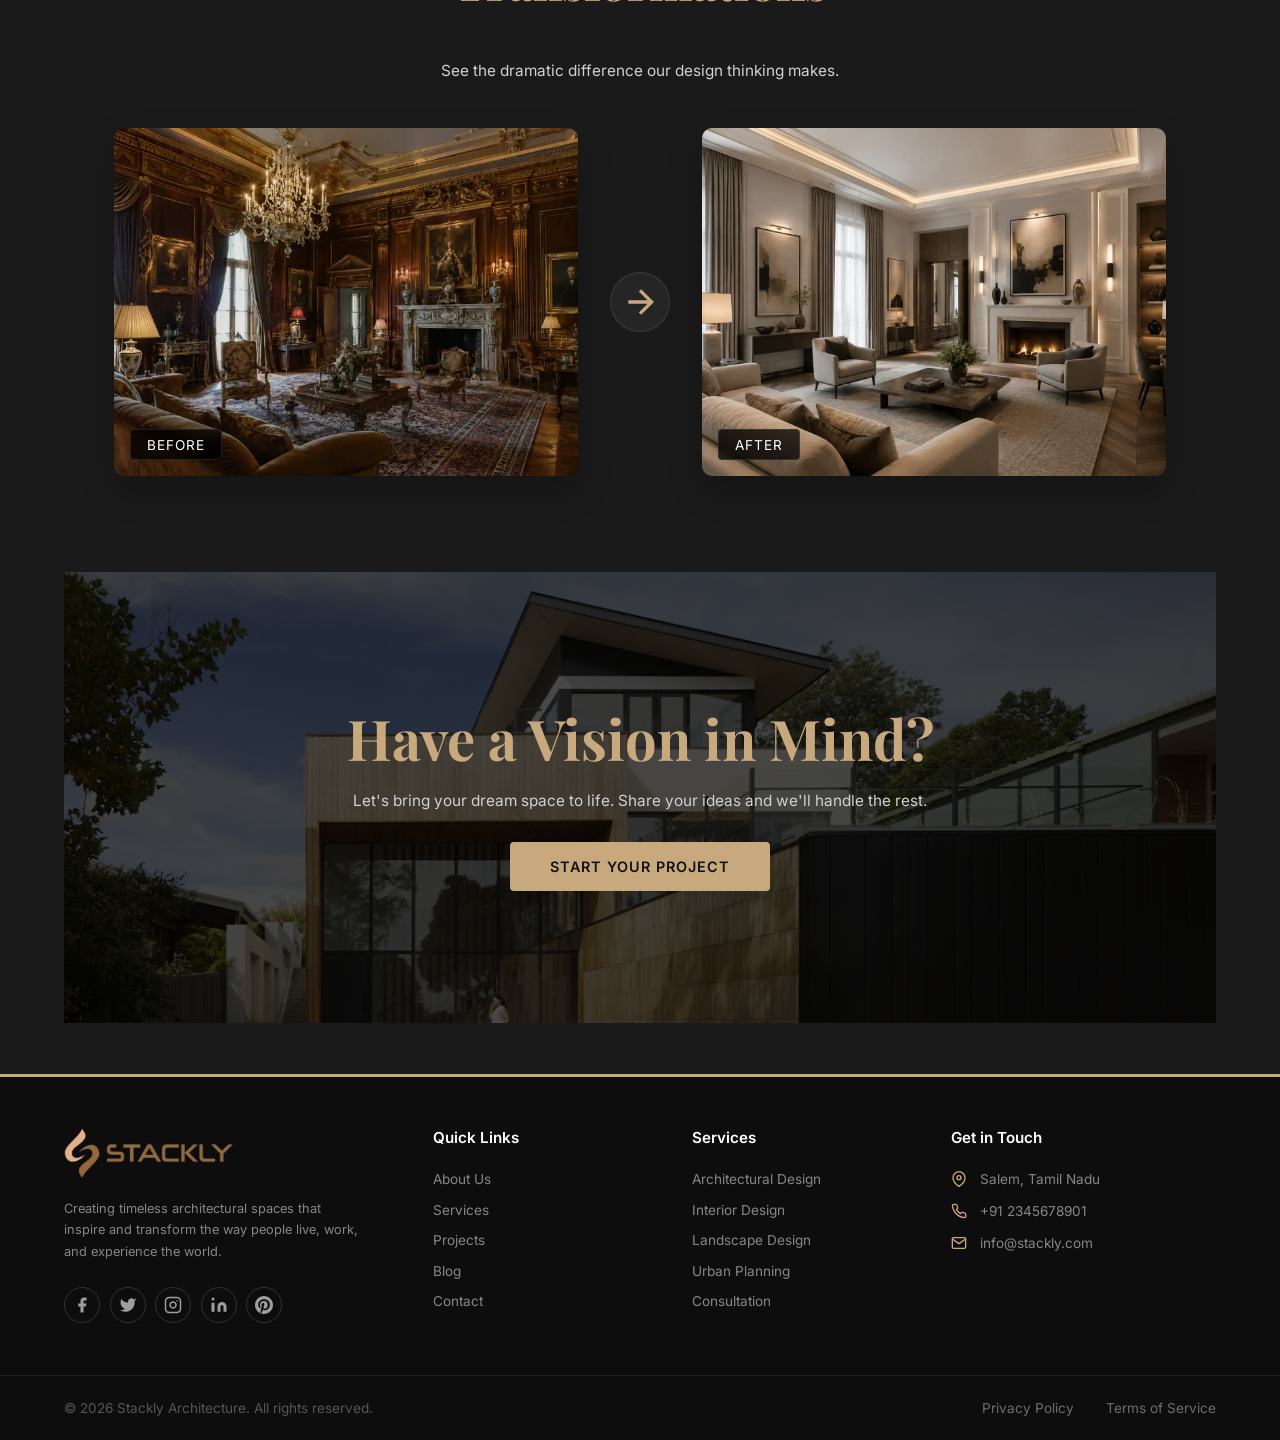
<file: design.html>
<!DOCTYPE html>
<html lang="en">
<head>
    <meta charset="UTF-8">
    <meta name="viewport" content="width=device-width, initial-scale=1.0">
    <title>Design Portfolio | Stackly.</title>
    <link rel="preconnect" href="https://fonts.googleapis.com">
    <link rel="preconnect" href="https://fonts.gstatic.com" crossorigin>
    <link href="https://fonts.googleapis.com/css2?family=Inter:wght@400;500;600&family=Playfair+Display:wght@400;500;600;700&display=swap" rel="stylesheet">
    <link rel="stylesheet" href="css/style.css">
    <link rel="stylesheet" href="css/design.css">
</head>
<body>
    <!-- Preloader -->
    <div class="preloader" id="preloader">
        <div class="preloader-content">
            <img src="assets/logo.webp" alt="Stackly" class="preloader-logo">
            <div class="preloader-spinner"></div>
        </div>
    </div>

    <header class="navbar scrolled">
        <a href="index.html" class="logo" style="text-decoration: none;">
            <img src="assets/logo.webp" alt="Stackly" class="site-logo">
        </a>
        <nav class="nav-links">
            <a href="index.html">Home</a>
            <a href="about.html">About</a>
            <a href="design.html" class="active">Design</a>
            <a href="services.html">Services</a>
            <a href="blog.html">Blog</a>
                <a href="contact.html">Contact</a>
        </nav>
        <div class="nav-actions">
            <a href="login.html" class="btn-login">
                <svg width="18" height="18" viewBox="0 0 24 24" fill="none" xmlns="http://www.w3.org/2000/svg">
                    <path d="M20 21V19C20 17.9391 19.5786 16.9217 18.8284 16.1716C18.0783 15.4214 17.0609 15 16 15H8C6.93913 15 5.92172 15.4214 5.17157 16.1716C4.42143 16.9217 4 17.9391 4 19V21" stroke="currentColor" stroke-width="1.5" stroke-linecap="round" stroke-linejoin="round"/>
                    <circle cx="12" cy="7" r="4" stroke="currentColor" stroke-width="1.5" stroke-linecap="round" stroke-linejoin="round"/>
                </svg>
                Login
            </a>
        </div>
        <button class="hamburger" aria-label="Toggle menu">
            <span></span>
            <span></span>
            <span></span>
        </button>
    </header>

    <!-- Mobile Menu Overlay -->
    <div class="mobile-menu-overlay">
        <nav>
            <a href="index.html">Home</a>
            <a href="about.html">About</a>
            <a href="design.html" class="active">Design</a>
            <a href="services.html">Services</a>
            <a href="blog.html">Blog</a>
                <a href="contact.html">Contact</a>
        </nav>
        <div class="mobile-menu-login">
            <a href="login.html" class="btn-login">Login</a>
        </div>
    </div>

    <!-- Page Hero Section -->
    <section class="page-hero-section" style="background-image: url('assets/interior_15.webp');">
        <div class="page-hero-content">
            <h1>Our Portfolio</h1>
            <p>Explore a curated selection of our finest interior design projects.</p>
        </div>
    </section>

    <main class="page-container">
        
        <div class="portfolio-filters animate-on-scroll fade-in">
            <button class="filter-btn active hover-glow" data-filter="all">All</button>
            <button class="filter-btn hover-glow" data-filter="residential">Residential</button>
            <button class="filter-btn hover-glow" data-filter="commercial">Commercial</button>
        </div>
        
        <div class="portfolio-masonry">
            <div class="portfolio-item masonry-large category-residential animate-on-scroll slide-up">
                <img src="assets/interior_06.webp" alt="Luxurious Living Room">
                <div class="portfolio-overlay">
                    <h3>The Paramount</h3>
                    <p>Residential</p>
                </div>
            </div>
            <div class="portfolio-item masonry-small category-residential animate-on-scroll slide-up delay-100">
                <img src="assets/interior_07.webp" alt="Modern Dining Room">
                <div class="portfolio-overlay">
                    <h3>Zen Residence</h3>
                    <p>Residential</p>
                </div>
            </div>
            <div class="portfolio-item masonry-medium category-commercial animate-on-scroll slide-up delay-200">
                <img src="assets/interior_08.webp" alt="Contemporary Interior">
                <div class="portfolio-overlay">
                    <h3>Emerald Suite</h3>
                    <p>Commercial</p>
                </div>
            </div>
            <div class="portfolio-item masonry-large category-commercial animate-on-scroll slide-up delay-300">
                <img src="assets/interior_09.webp" alt="Grand Foyer Design">
                <div class="portfolio-overlay">
                    <h3>Stackly HQ</h3>
                    <p>Commercial</p>
                </div>
            </div>
            <div class="portfolio-item masonry-small category-residential animate-on-scroll slide-up delay-100">
                <img src="assets/interior_10.webp" alt="Modern House Design">
                <div class="portfolio-overlay">
                    <h3>Oasis Loft</h3>
                    <p>Residential</p>
                </div>
            </div>
            <div class="portfolio-item masonry-medium category-residential animate-on-scroll slide-up delay-200">
                <img src="assets/interior_14.webp" alt="Bohemian Living Room">
                <div class="portfolio-overlay">
                    <h3>Bohemia Heights</h3>
                    <p>Residential</p>
                </div>
            </div>
            <div class="portfolio-item masonry-small category-commercial animate-on-scroll slide-up delay-300">
                <img src="assets/interior_23.webp" alt="Industrial Loft Space">
                <div class="portfolio-overlay">
                    <h3>Metro Loft</h3>
                    <p>Commercial</p>
                </div>
            </div>
            <div class="portfolio-item masonry-large category-residential animate-on-scroll slide-up delay-100">
                <img src="assets/interior_20.webp" alt="Contemporary Villa Interior">
                <div class="portfolio-overlay">
                    <h3>Villa Serene</h3>
                    <p>Residential</p>
                </div>
            </div>
            <div class="portfolio-item masonry-medium category-commercial animate-on-scroll slide-up delay-200">
                <img src="assets/interior_24.webp" alt="Mid Century Modern Room">
                <div class="portfolio-overlay">
                    <h3>Retro Studio</h3>
                    <p>Commercial</p>
                </div>
            </div>
            <div class="portfolio-item masonry-large category-residential animate-on-scroll slide-up delay-300">
                <img src="assets/interior_25.webp" alt="Minimalist Bedroom">
                <div class="portfolio-overlay">
                    <h3>Zen Space</h3>
                    <p>Residential</p>
                </div>
            </div>
            <div class="portfolio-item masonry-medium category-commercial animate-on-scroll slide-up delay-100">
                <img src="assets/interior_26.webp" alt="Modern Office Area">
                <div class="portfolio-overlay">
                    <h3>Nexus Workspace</h3>
                    <p>Commercial</p>
                </div>
            </div>
        </div>

        <!-- NEW: Featured Project Spotlight -->
        <section class="featured-spotlight section-padding animate-on-scroll slide-up">
            <div class="container featured-spotlight-container">
                <div class="featured-spotlight-image animate-on-scroll slide-left delay-100">
                    <img src="assets/interior_16.webp" alt="The Paramount Project">
                </div>
                <div class="featured-spotlight-content animate-on-scroll slide-right delay-200">
                    <div class="featured-badge">Featured Project</div>
                    <h2 class="section-title">The Paramount Residence</h2>
                    <p>A 4,200 sq ft penthouse overlooking the Western Ghats, this project demanded a seamless blend of panoramic views and intimate comfort. We used floor-to-ceiling glass, cantilevered walnut shelving, and a muted earth-tone palette to let the landscape become the primary artwork.</p>
                    <div class="featured-details">
                        <div class="featured-detail">
                            <span class="detail-label">Location</span>
                            <span class="detail-value">Salem, Tamil Nadu</span>
                        </div>
                        <div class="featured-detail">
                            <span class="detail-label">Duration</span>
                            <span class="detail-value">8 Months</span>
                        </div>
                        <div class="featured-detail">
                            <span class="detail-label">Style</span>
                            <span class="detail-value">Contemporary Warm</span>
                        </div>
                    </div>
                </div>
            </div>
        </section>

        <!-- NEW: Design By Numbers -->
        <section class="design-numbers section-padding bg-alt animate-on-scroll fade-in">
            <div class="container text-center">
                <h2 class="section-title mb-5">Design By Numbers</h2>
                <div class="design-numbers-grid">
                    <div class="design-number-item animate-on-scroll scale-up delay-100">
                        <h3>92%</h3>
                        <p>Client Retention Rate</p>
                    </div>
                    <div class="design-number-item animate-on-scroll scale-up delay-200">
                        <h3>4.9★</h3>
                        <p>Average Client Rating</p>
                    </div>
                    <div class="design-number-item animate-on-scroll scale-up delay-300">
                        <h3>37</h3>
                        <p>Global Vendor Partners</p>
                    </div>
                    <div class="design-number-item animate-on-scroll scale-up delay-400">
                        <h3>6</h3>
                        <p>Weeks Avg. Concept Delivery</p>
                    </div>
                </div>
            </div>
        </section>

        <!-- NEW: Before & After Showcase -->
        <section class="before-after-section section-padding animate-on-scroll slide-up">
            <div class="container">
                <h2 class="section-title text-center mb-5">Transformations</h2>
                <p class="section-subtitle text-center" style="margin-bottom: 3rem;">See the dramatic difference our design thinking makes.</p>
                <div class="transformation-grid">
                    <div class="transformation-card animate-on-scroll slide-up delay-100">
                        <img src="assets/k11.webp" alt="Before Transformation">
                        <div class="transformation-label before-label">Before</div>
                    </div>
                    <div class="transformation-arrow animate-on-scroll scale-up delay-200">
                        <svg width="40" height="40" viewBox="0 0 24 24" fill="none" stroke="currentColor" stroke-width="2"><path d="M5 12h14M12 5l7 7-7 7"/></svg>
                    </div>
                    <div class="transformation-card animate-on-scroll slide-up delay-300">
                        <img src="assets/k12.webp" alt="After Transformation">
                        <div class="transformation-label after-label">After</div>
                    </div>
                </div>
            </div>
        </section>

        <!-- NEW: Start Your Project CTA -->
        <section class="start-project-cta animate-on-scroll fade-in">
            <div class="container text-center">
                <h2 class="section-title">Have a Vision in Mind?</h2>
                <p class="section-subtitle" style="margin-bottom: 2rem;">Let's bring your dream space to life. Share your ideas and we'll handle the rest.</p>
                <a href="contact.html" class="btn-primary">Start Your Project</a>
            </div>
        </section>
    </main>

    <footer class="site-footer">
        <div class="container footer-grid">
            <div class="footer-brand">
                <a href="index.html" class="logo" style="text-decoration: none;">
                    <img src="assets/logo.webp" alt="Stackly" class="site-logo">
                </a>
                <p class="footer-desc">Creating timeless architectural spaces that inspire and transform the way people live, work, and experience the world.</p>
                <div class="footer-social-icons">
                    <a href="404.html" aria-label="Facebook"><svg width="18" height="18" viewBox="0 0 24 24" fill="currentColor"><path d="M18 2h-3a5 5 0 00-5 5v3H7v4h3v8h4v-8h3l1-4h-4V7a1 1 0 011-1h3z"/></svg></a>
                    <a href="404.html" aria-label="Twitter"><svg width="18" height="18" viewBox="0 0 24 24" fill="currentColor"><path d="M23 3a10.9 10.9 0 01-3.14 1.53 4.48 4.48 0 00-7.86 3v1A10.66 10.66 0 013 4s-4 9 5 13a11.64 11.64 0 01-7 2c9 5 20 0 20-11.5a4.5 4.5 0 00-.08-.83A7.72 7.72 0 0023 3z"/></svg></a>
                    <a href="404.html" aria-label="Instagram"><svg width="18" height="18" viewBox="0 0 24 24" fill="none" stroke="currentColor" stroke-width="2" stroke-linecap="round" stroke-linejoin="round"><rect x="2" y="2" width="20" height="20" rx="5" ry="5"/><path d="M16 11.37A4 4 0 1112.63 8 4 4 0 0116 11.37z"/><line x1="17.5" y1="6.5" x2="17.51" y2="6.5"/></svg></a>
                    <a href="404.html" aria-label="LinkedIn"><svg width="18" height="18" viewBox="0 0 24 24" fill="currentColor"><path d="M16 8a6 6 0 016 6v7h-4v-7a2 2 0 00-2-2 2 2 0 00-2 2v7h-4v-7a6 6 0 016-6zM2 9h4v12H2z"/><circle cx="4" cy="4" r="2"/></svg></a>
                    <a href="404.html" aria-label="Pinterest"><svg width="18" height="18" viewBox="0 0 24 24" fill="currentColor"><path d="M12 0C5.37 0 0 5.37 0 12c0 5.08 3.15 9.42 7.6 11.18-.1-.94-.2-2.38.04-3.41.22-.93 1.4-5.93 1.4-5.93s-.36-.71-.36-1.77c0-1.66.96-2.9 2.16-2.9 1.02 0 1.51.77 1.51 1.68 0 1.03-.65 2.56-.99 3.98-.28 1.19.6 2.16 1.77 2.16 2.13 0 3.77-2.25 3.77-5.49 0-2.87-2.06-4.88-5.01-4.88-3.41 0-5.42 2.56-5.42 5.21 0 1.03.4 2.14.89 2.74.1.12.11.22.08.34-.09.37-.29 1.19-.33 1.36-.05.22-.18.27-.41.16-1.53-.71-2.49-2.95-2.49-4.75 0-3.87 2.81-7.42 8.11-7.42 4.26 0 7.57 3.04 7.57 7.09 0 4.23-2.67 7.63-6.37 7.63-1.24 0-2.41-.65-2.81-1.41l-.77 2.92c-.28 1.07-1.03 2.41-1.54 3.23C9.57 23.81 10.76 24 12 24c6.63 0 12-5.37 12-12S18.63 0 12 0z"/></svg></a>
                </div>
            </div>
            <div class="footer-col">
                <h4>Quick Links</h4>
                <a href="about.html">About Us</a>
                <a href="services.html">Services</a>
                <a href="design.html">Projects</a>
                <a href="blog.html">Blog</a>
                <a href="contact.html">Contact</a>
            </div>
            <div class="footer-col">
                <h4>Services</h4>
                <a href="services.html">Architectural Design</a>
                <a href="services.html">Interior Design</a>
                <a href="services.html">Landscape Design</a>
                <a href="services.html">Urban Planning</a>
                <a href="services.html">Consultation</a>
            </div>
            <div class="footer-col footer-contact">
                <h4>Get in Touch</h4>
                <div class="contact-item"><svg width="16" height="16" viewBox="0 0 24 24" fill="none" stroke="currentColor" stroke-width="2" stroke-linecap="round" stroke-linejoin="round"><path d="M21 10c0 7-9 13-9 13s-9-6-9-13a9 9 0 0118 0z"/><circle cx="12" cy="10" r="3"/></svg><span>Salem, Tamil Nadu</span></div>
                <div class="contact-item"><svg width="16" height="16" viewBox="0 0 24 24" fill="none" stroke="currentColor" stroke-width="2" stroke-linecap="round" stroke-linejoin="round"><path d="M22 16.92v3a2 2 0 01-2.18 2 19.79 19.79 0 01-8.63-3.07 19.5 19.5 0 01-6-6 19.79 19.79 0 01-3.07-8.67A2 2 0 014.11 2h3a2 2 0 012 1.72c.127.96.361 1.903.7 2.81a2 2 0 01-.45 2.11L8.09 9.91a16 16 0 006 6l1.27-1.27a2 2 0 012.11-.45c.907.339 1.85.573 2.81.7A2 2 0 0122 16.92z"/></svg><span>+91 2345678901</span></div>
                <div class="contact-item"><svg width="16" height="16" viewBox="0 0 24 24" fill="none" stroke="currentColor" stroke-width="2" stroke-linecap="round" stroke-linejoin="round"><path d="M4 4h16c1.1 0 2 .9 2 2v12c0 1.1-.9 2-2 2H4c-1.1 0-2-.9-2-2V6c0-1.1.9-2 2-2z"/><polyline points="22,6 12,13 2,6"/></svg><span>info@stackly.com</span></div>
            </div>
        </div>
        <div class="container footer-bottom">
            <p>&copy; 2026 Stackly Architecture. All rights reserved.</p>
            <div class="footer-legal">
                <a href="404.html">Privacy Policy</a>
                <a href="404.html">Terms of Service</a>
            </div>
        </div>
    </footer>

    <script src="js/script.js"></script>
</body>
</html>
</file>
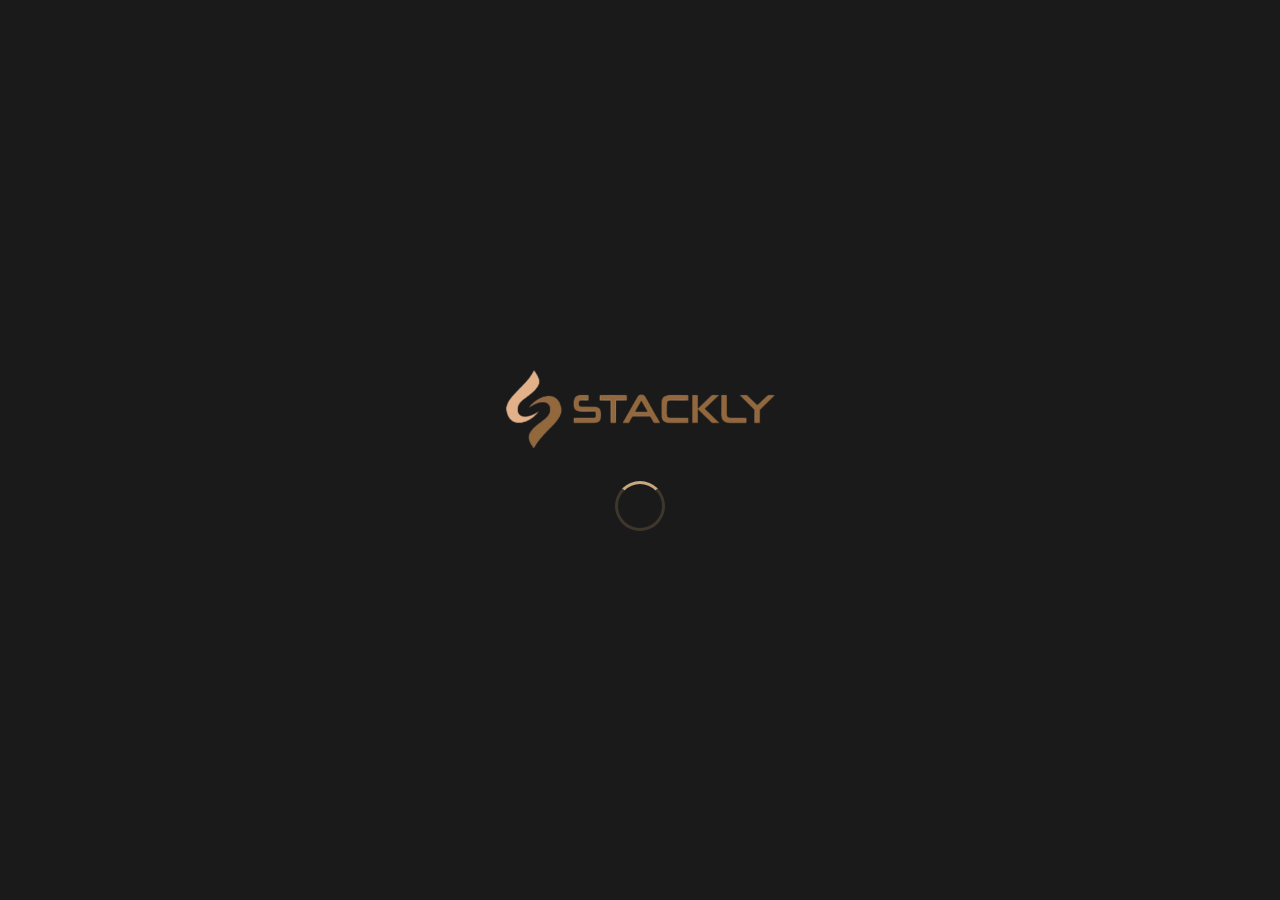
<file: login.html>
<!DOCTYPE html>
<html lang="en">
<head>
    <meta charset="UTF-8">
    <meta name="viewport" content="width=device-width, initial-scale=1.0">
    <title>Login | Stackly.</title>
    <link rel="preconnect" href="https://fonts.googleapis.com">
    <link rel="preconnect" href="https://fonts.gstatic.com" crossorigin>
    <link href="https://fonts.googleapis.com/css2?family=Inter:wght@400;500;600&family=Playfair+Display:wght@400;500;600;700&display=swap" rel="stylesheet">
    <link rel="stylesheet" href="css/style.css">
    <link rel="stylesheet" href="css/login.css">
</head>
<body class="auth-body">
    <!-- Preloader -->
    <div class="preloader" id="preloader">
        <div class="preloader-content">
            <img src="assets/logo.webp" alt="Stackly" class="preloader-logo">
            <div class="preloader-spinner"></div>
        </div>
    </div>

    <div class="auth-container">
        <div class="auth-card auth-theme">
            <h2 class="auth-title theme-text">Stackly Interiors</h2>
            <p class="auth-subtitle">Welcome back! Please sign in.</p>
            
            <form class="auth-form" action="404.html">
                <div class="form-group">
                    <select id="role" class="auth-input" required>
                        <option value="" disabled selected hidden>Select Role</option>
                        <option value="admin">Admin</option>
                        <option value="client">Client</option>
                    </select>
                </div>
                <div class="form-group">
                    <input type="email" id="email" class="auth-input" placeholder="Email Address" required>
                </div>
                <div class="form-group password-group">
                    <input type="password" id="password" class="auth-input" placeholder="Password" required minlength="6">
                    <span class="password-toggle">
                        <svg width="20" height="20" viewBox="0 0 24 24" fill="none" stroke="currentColor" stroke-width="2" stroke-linecap="round" stroke-linejoin="round"><path d="M17.94 17.94A10.07 10.07 0 0 1 12 20c-7 0-11-8-11-8a18.45 18.45 0 0 1 5.06-5.94M9.9 4.24A9.12 9.12 0 0 1 12 4c7 0 11 8 11 8a18.5 18.5 0 0 1-2.16 3.19m-6.72-1.07a3 3 0 1 1-4.24-4.24"></path><line x1="1" y1="1" x2="23" y2="23"></line></svg>
                    </span>
                </div>
                
                <div class="form-options">
                    <label class="remember-me">
                        <input type="checkbox"> Remember me
                    </label>
                    <a href="404.html" class="forgot-password theme-link">Forgot Password?</a>
                </div>
                
                <button type="submit" class="btn-theme auth-btn">Sign In</button>
            </form>
            
            <div class="social-login-section">
                <p class="or-text">Or sign in with</p>
                <div class="social-buttons">
                    <button type="button" class="social-btn" aria-label="Sign in with Google" onclick="window.location.href='404.html'">G</button>
                    <button type="button" class="social-btn" aria-label="Sign in with Facebook" onclick="window.location.href='404.html'">f</button>
                </div>
            </div>
            
            <p class="auth-footer">New to Stackly Academy? <a href="register.html" class="theme-link">Sign Up</a></p>
            
            <a href="index.html" class="go-home-btn">
                <svg width="18" height="18" viewBox="0 0 24 24" fill="none" stroke="currentColor" stroke-width="2" stroke-linecap="round" stroke-linejoin="round"><line x1="19" y1="12" x2="5" y2="12"></line><polyline points="12 19 5 12 12 5"></polyline></svg>
                Go Home
            </a>
        </div>
    </div>

    <script>
        document.addEventListener('DOMContentLoaded', () => {
            const form = document.querySelector('.auth-form');
            
            // Password toggle logic
            const toggles = document.querySelectorAll('.password-toggle');
            toggles.forEach(toggle => {
                toggle.addEventListener('click', function() {
                    const input = this.previousElementSibling;
                    if (input.type === 'password') {
                        input.type = 'text';
                        this.innerHTML = '<svg width="20" height="20" viewBox="0 0 24 24" fill="none" stroke="currentColor" stroke-width="2" stroke-linecap="round" stroke-linejoin="round"><path d="M1 12s4-8 11-8 11 8 11 8-4 8-11 8-11-8-11-8z"></path><circle cx="12" cy="12" r="3"></circle></svg>';
                    } else {
                        input.type = 'password';
                        this.innerHTML = '<svg width="20" height="20" viewBox="0 0 24 24" fill="none" stroke="currentColor" stroke-width="2" stroke-linecap="round" stroke-linejoin="round"><path d="M17.94 17.94A10.07 10.07 0 0 1 12 20c-7 0-11-8-11-8a18.45 18.45 0 0 1 5.06-5.94M9.9 4.24A9.12 9.12 0 0 1 12 4c7 0 11 8 11 8a18.5 18.5 0 0 1-2.16 3.19m-6.72-1.07a3 3 0 1 1-4.24-4.24"></path><line x1="1" y1="1" x2="23" y2="23"></line></svg>';
                    }
                });
            });

            form.addEventListener('submit', (e) => {
                e.preventDefault(); // Prevent default form submission
                
                const role = document.getElementById('role').value;
                const email = document.getElementById('email').value.trim();
                const password = document.getElementById('password').value;

                if (!role || !email || !password) {
                    alert('Please fill in all fields.');
                    return;
                }

                // Check if email is a gmail address (as requested)
                if (!email.toLowerCase().endsWith('@gmail.com')) {
                    alert('Please use a valid @gmail.com email address.');
                    return;
                }

                // Store email in localStorage to retrieve name later
                localStorage.setItem('userEmail', email);

                // Redirect based on selected role
                if (role === 'admin') {
                    window.location.href = 'admindashboard.html';
                } else if (role === 'client') {
                    window.location.href = 'userdashboard.html';
                } else {
                    alert('Invalid role selected.');
                }
            });
        });
    </script>

    <script src="js/script.js"></script>
</body>
</html>
</file>
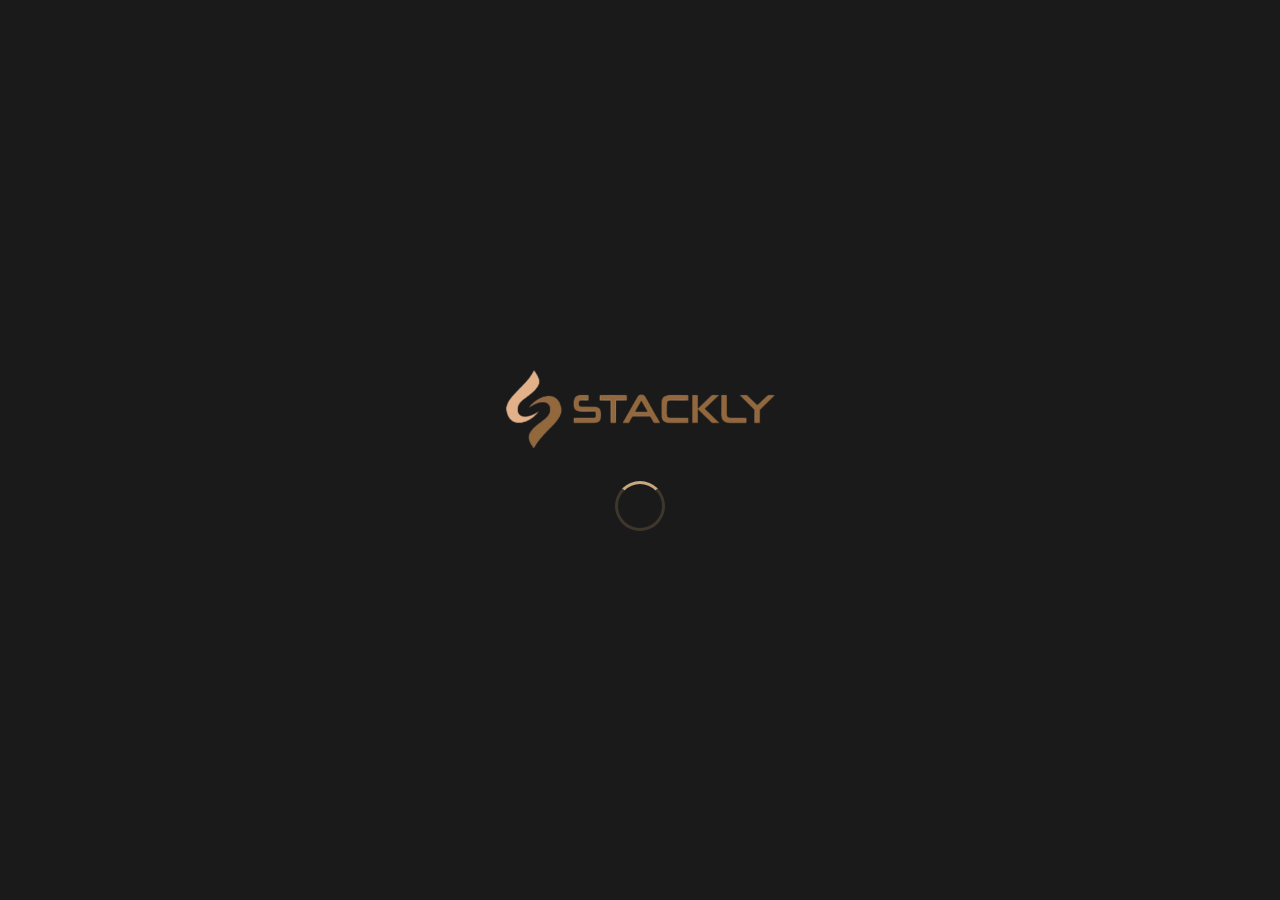
<file: register.html>
<!DOCTYPE html>
<html lang="en">
<head>
    <meta charset="UTF-8">
    <meta name="viewport" content="width=device-width, initial-scale=1.0">
    <title>Create Account | Stackly.</title>
    <link rel="preconnect" href="https://fonts.googleapis.com">
    <link rel="preconnect" href="https://fonts.gstatic.com" crossorigin>
    <link href="https://fonts.googleapis.com/css2?family=Inter:wght@400;500;600&family=Playfair+Display:wght@400;500;600;700&display=swap" rel="stylesheet">
    <link rel="stylesheet" href="css/style.css">
    <link rel="stylesheet" href="css/login.css">
    <link rel="stylesheet" href="css/register.css">
</head>
<body class="auth-body">
    <!-- Preloader -->
    <div class="preloader" id="preloader">
        <div class="preloader-content">
            <img src="assets/logo.webp" alt="Stackly" class="preloader-logo">
            <div class="preloader-spinner"></div>
        </div>
    </div>

    <div class="auth-container">
        <div class="auth-card register-card auth-theme">
            <h2 class="auth-title theme-text">Stackly Interiors</h2>
            <p class="auth-subtitle" style="font-size: 1.1rem; color: #fff !important; margin-bottom: 1.5rem;">Create Account</p>
            
            <form class="auth-form" action="404.html">
                <div class="form-group">
                    <input type="text" id="fullname" class="auth-input" placeholder="Full Name" required>
                </div>
                <div class="form-group">
                    <select id="role" class="auth-input" required>
                        <option value="" disabled selected hidden>Select Role</option>
                        <option value="admin">Admin</option>
                        <option value="client">Client</option>
                    </select>
                </div>
                <div class="form-group">
                    <input type="email" id="email" class="auth-input" placeholder="Email Address" required>
                </div>
                <div class="form-group password-group">
                    <input type="password" id="password" class="auth-input" placeholder="Password" required minlength="6">
                    <span class="password-toggle">
                        <svg width="20" height="20" viewBox="0 0 24 24" fill="none" stroke="currentColor" stroke-width="2" stroke-linecap="round" stroke-linejoin="round"><path d="M17.94 17.94A10.07 10.07 0 0 1 12 20c-7 0-11-8-11-8a18.45 18.45 0 0 1 5.06-5.94M9.9 4.24A9.12 9.12 0 0 1 12 4c7 0 11 8 11 8a18.5 18.5 0 0 1-2.16 3.19m-6.72-1.07a3 3 0 1 1-4.24-4.24"></path><line x1="1" y1="1" x2="23" y2="23"></line></svg>
                    </span>
                </div>
                <div class="form-group password-group">
                    <input type="password" id="confirm_password" class="auth-input" placeholder="Confirm Password" required minlength="6">
                    <span class="password-toggle">
                        <svg width="20" height="20" viewBox="0 0 24 24" fill="none" stroke="currentColor" stroke-width="2" stroke-linecap="round" stroke-linejoin="round"><path d="M17.94 17.94A10.07 10.07 0 0 1 12 20c-7 0-11-8-11-8a18.45 18.45 0 0 1 5.06-5.94M9.9 4.24A9.12 9.12 0 0 1 12 4c7 0 11 8 11 8a18.5 18.5 0 0 1-2.16 3.19m-6.72-1.07a3 3 0 1 1-4.24-4.24"></path><line x1="1" y1="1" x2="23" y2="23"></line></svg>
                    </span>
                </div>
                
                <div class="form-options">
                    <label class="remember-me" style="font-size: 0.8rem; display: flex; align-items: center; gap: 0.5rem; color: #9ca3af;">
                        <input type="checkbox" required> I agree to Terms & Privacy
                    </label>
                </div>
                
                <button type="submit" class="btn-theme auth-btn">Sign Up</button>
            </form>
            
            <div class="social-login-section">
                <p class="or-text">Or sign up with</p>
                <div class="social-buttons">
                    <button type="button" class="social-btn" aria-label="Sign in with Google" onclick="window.location.href='404.html'">G</button>
                    <button type="button" class="social-btn" aria-label="Sign in with Facebook" onclick="window.location.href='404.html'">f</button>
                </div>
            </div>
            
            <p class="auth-footer" style="margin-bottom: 0;">Already have an account? <a href="login.html" class="theme-link">Login</a></p>
        </div>
    </div>

    <script>
        document.addEventListener('DOMContentLoaded', () => {
            const form = document.querySelector('.auth-form');
            
            // Password toggle logic
            const toggles = document.querySelectorAll('.password-toggle');
            toggles.forEach(toggle => {
                toggle.addEventListener('click', function() {
                    const input = this.previousElementSibling;
                    if (input.type === 'password') {
                        input.type = 'text';
                        this.innerHTML = '<svg width="20" height="20" viewBox="0 0 24 24" fill="none" stroke="currentColor" stroke-width="2" stroke-linecap="round" stroke-linejoin="round"><path d="M1 12s4-8 11-8 11 8 11 8-4 8-11 8-11-8-11-8z"></path><circle cx="12" cy="12" r="3"></circle></svg>';
                    } else {
                        input.type = 'password';
                        this.innerHTML = '<svg width="20" height="20" viewBox="0 0 24 24" fill="none" stroke="currentColor" stroke-width="2" stroke-linecap="round" stroke-linejoin="round"><path d="M17.94 17.94A10.07 10.07 0 0 1 12 20c-7 0-11-8-11-8a18.45 18.45 0 0 1 5.06-5.94M9.9 4.24A9.12 9.12 0 0 1 12 4c7 0 11 8 11 8a18.5 18.5 0 0 1-2.16 3.19m-6.72-1.07a3 3 0 1 1-4.24-4.24"></path><line x1="1" y1="1" x2="23" y2="23"></line></svg>';
                    }
                });
            });

            form.addEventListener('submit', (e) => {
                e.preventDefault(); // Prevent default form submission
                
                const fullname = document.getElementById('fullname').value.trim();
                const role = document.getElementById('role').value;
                const email = document.getElementById('email').value.trim();
                const password = document.getElementById('password').value;
                const confirmPassword = document.getElementById('confirm_password').value;
                const terms = document.querySelector('input[type="checkbox"]').checked;

                // Basic validation
                if (!fullname || !role || !email || !password || !confirmPassword || !terms) {
                    alert('Please fill in all fields and agree to the terms.');
                    return;
                }

                if (password !== confirmPassword) {
                    alert('Passwords do not match.');
                    return;
                }

                // Store in localStorage
                const userDetails = {
                    fullname,
                    role,
                    email,
                    password // Note: Storing plain text password is only for demonstration purposes
                };
                
                localStorage.setItem('stackly_user', JSON.stringify(userDetails));
                
                alert('Registration successful! Redirecting to login page...');
                window.location.href = 'login.html';
            });
        });
    </script>

    <script src="js/script.js"></script>
</body>
</html>
</file>
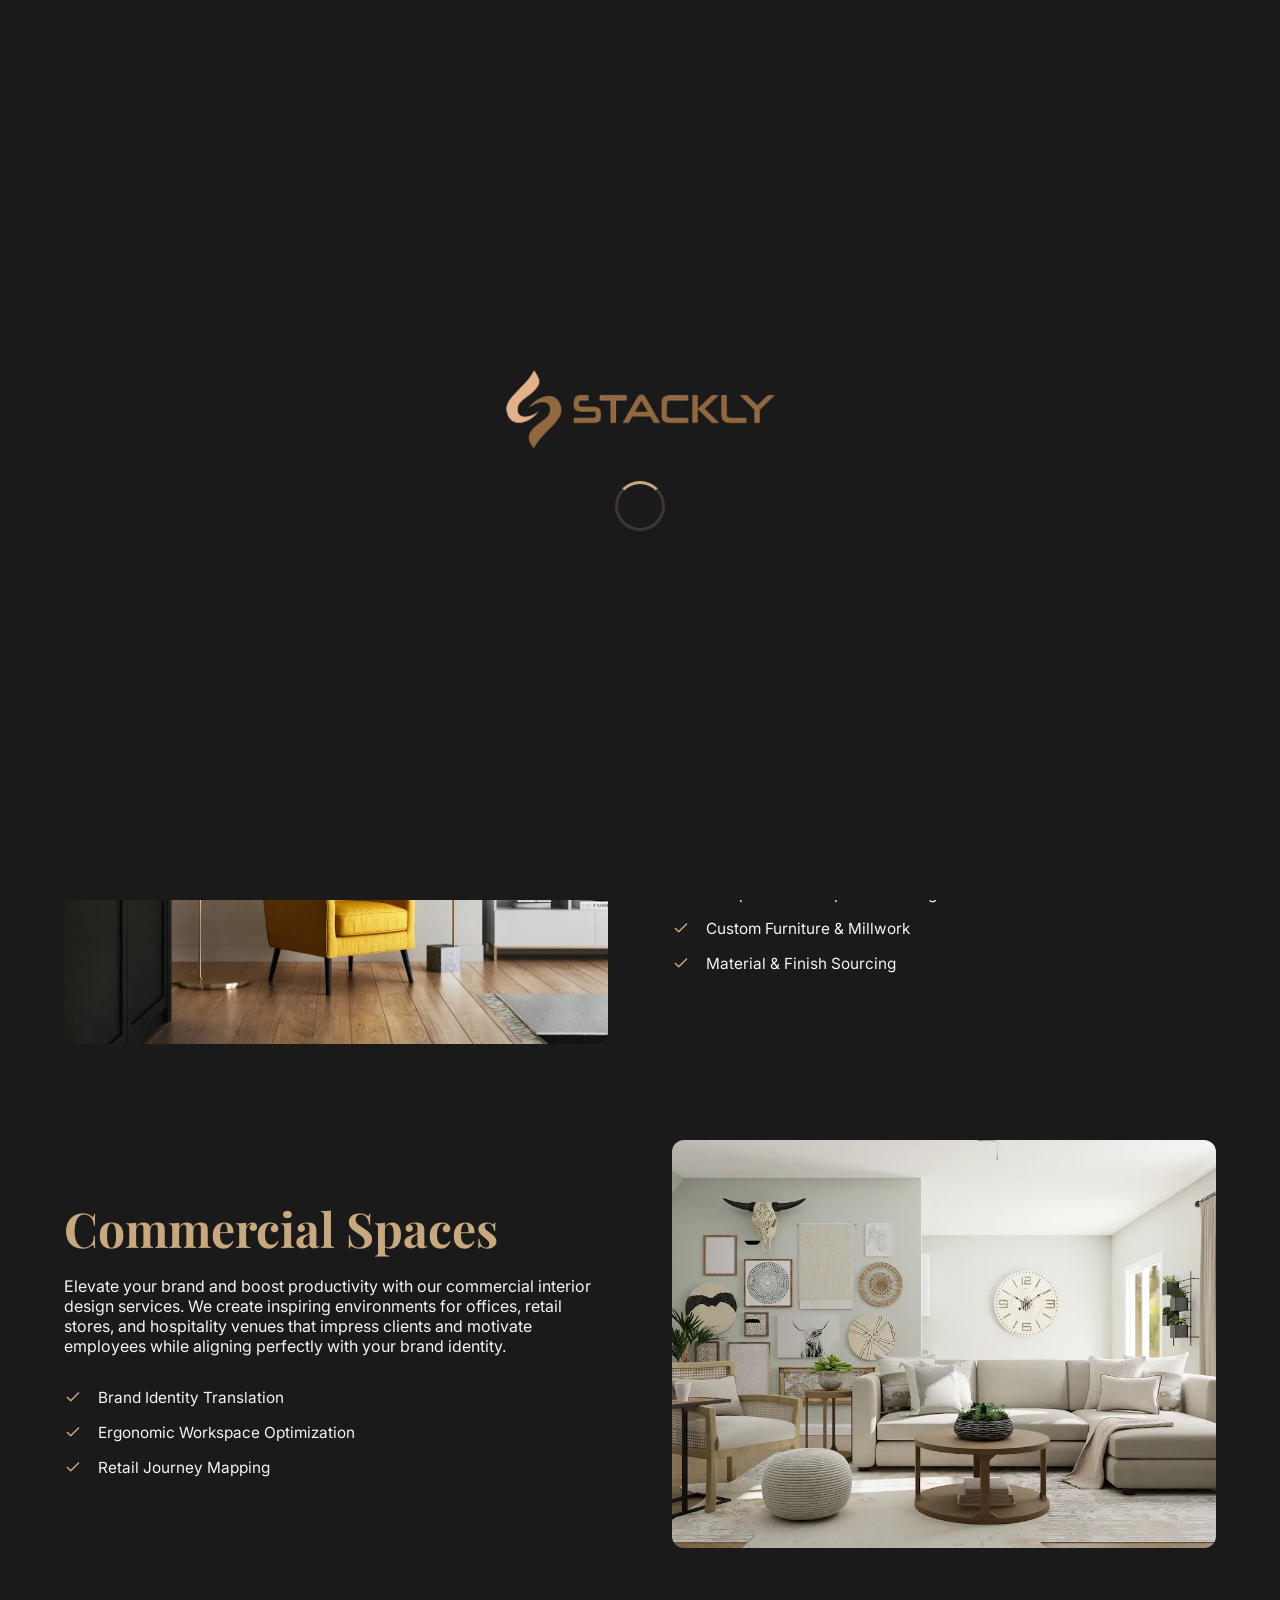
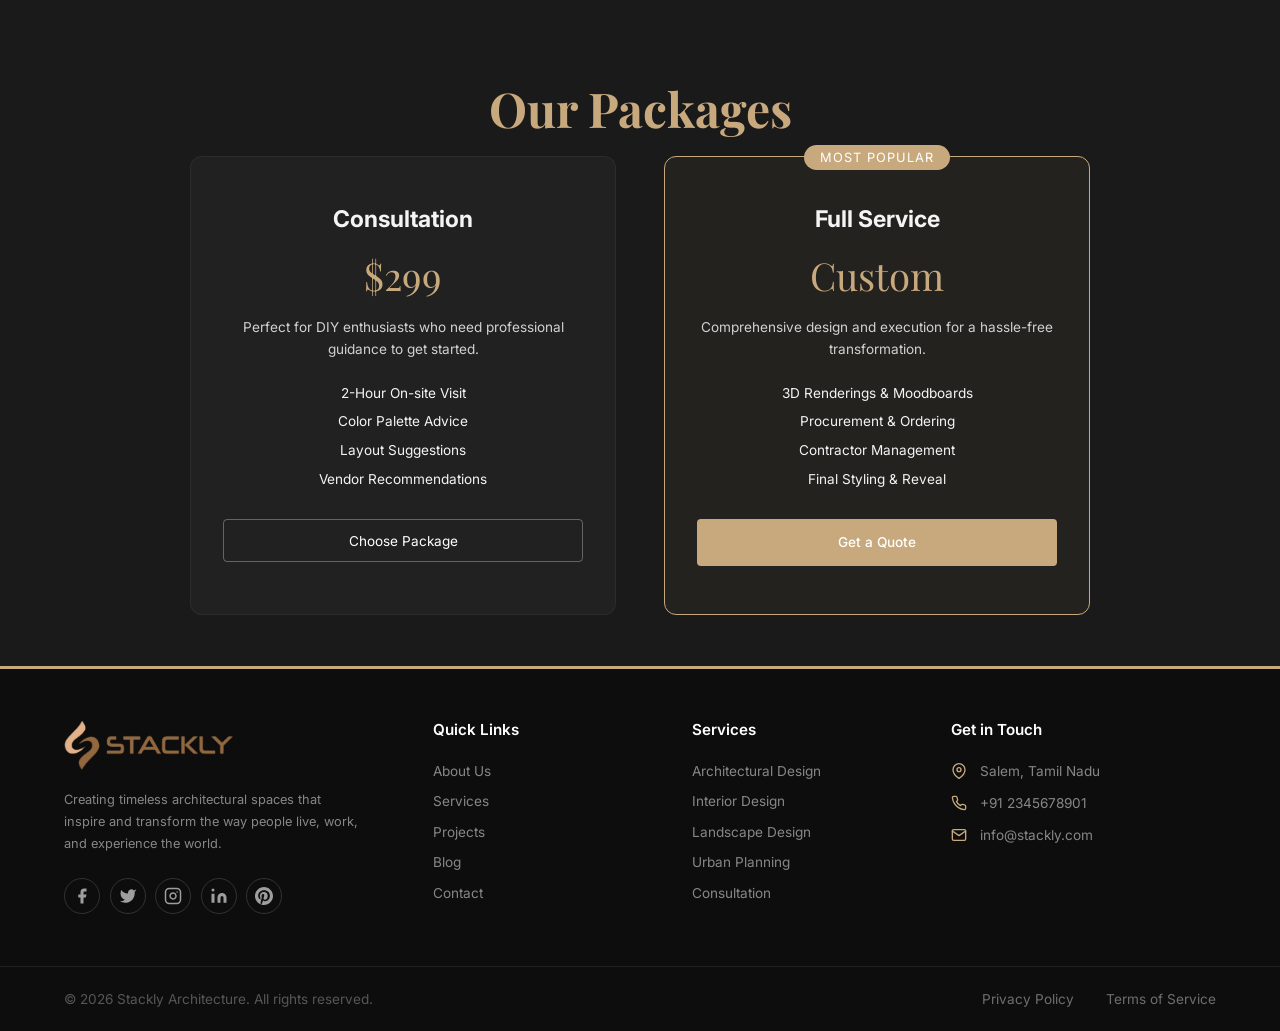
<file: services.html>
<!DOCTYPE html>
<html lang="en">
<head>
    <meta charset="UTF-8">
    <meta name="viewport" content="width=device-width, initial-scale=1.0">
    <title>Services | Stackly.</title>
    <link rel="preconnect" href="https://fonts.googleapis.com">
    <link rel="preconnect" href="https://fonts.gstatic.com" crossorigin>
    <link href="https://fonts.googleapis.com/css2?family=Inter:wght@400;500;600&family=Playfair+Display:wght@400;500;600;700&display=swap" rel="stylesheet">
    <link rel="stylesheet" href="css/style.css">
    <link rel="stylesheet" href="css/services.css">
</head>
<body>
    <!-- Preloader -->
    <div class="preloader" id="preloader">
        <div class="preloader-content">
            <img src="assets/logo.webp" alt="Stackly" class="preloader-logo">
            <div class="preloader-spinner"></div>
        </div>
    </div>

    <header class="navbar scrolled">
        <a href="index.html" class="logo" style="text-decoration: none;">
            <img src="assets/logo.webp" alt="Stackly" class="site-logo">
        </a>
        <nav class="nav-links">
            <a href="index.html">Home</a>
            <a href="about.html">About</a>
            <a href="design.html">Design</a>
            <a href="services.html" class="active">Services</a>
            <a href="blog.html">Blog</a>
                <a href="contact.html">Contact</a>
        </nav>
        <div class="nav-actions">
            <a href="login.html" class="btn-login">Login</a>
        </div>
        <button class="hamburger" aria-label="Toggle menu">
            <span></span>
            <span></span>
            <span></span>
        </button>
    </header>

    <!-- Mobile Menu Overlay -->
    <div class="mobile-menu-overlay">
        <nav>
            <a href="index.html">Home</a>
            <a href="about.html">About</a>
            <a href="design.html">Design</a>
            <a href="services.html" class="active">Services</a>
            <a href="blog.html">Blog</a>
                <a href="contact.html">Contact</a>
        </nav>
        <div class="mobile-menu-login">
            <a href="login.html" class="btn-login">Login</a>
        </div>
    </div>

    <!-- Page Hero Section -->
    <section class="page-hero-section" style="background-image: url('assets/interior_18.webp');">
        <div class="page-hero-content">
            <h1>Our Services</h1>
            <p>Comprehensive design solutions tailored to your unique needs.</p>
        </div>
    </section>

    <main class="page-container">
        
        <div class="services-detailed">
            <div class="service-row animate-on-scroll slide-up">
                <div class="service-row-img hover-lift">
                    <img src="assets/interior_11.webp" alt="Residential Design">
                </div>
                <div class="service-row-content">
                    <h2 class="section-title">Residential Design</h2>
                    <p>Your home is your sanctuary. We specialize in transforming houses into personalized havens that reflect your lifestyle, taste, and aspirations. From concept to completion, we handle everything including space planning, material selection, custom furniture design, and final styling.</p>
                    <ul class="service-features">
                        <li><svg width="18" height="18" viewBox="0 0 24 24" fill="none" stroke="currentColor" stroke-width="2"><polyline points="20 6 9 17 4 12"></polyline></svg> Comprehensive Space Planning</li>
                        <li><svg width="18" height="18" viewBox="0 0 24 24" fill="none" stroke="currentColor" stroke-width="2"><polyline points="20 6 9 17 4 12"></polyline></svg> Custom Furniture & Millwork</li>
                        <li><svg width="18" height="18" viewBox="0 0 24 24" fill="none" stroke="currentColor" stroke-width="2"><polyline points="20 6 9 17 4 12"></polyline></svg> Material & Finish Sourcing</li>
                    </ul>
                </div>
            </div>

            <div class="service-row reverse animate-on-scroll slide-up">
                <div class="service-row-img hover-lift">
                    <img src="assets/interior_12.webp" alt="Commercial Spaces">
                </div>
                <div class="service-row-content">
                    <h2 class="section-title">Commercial Spaces</h2>
                    <p>Elevate your brand and boost productivity with our commercial interior design services. We create inspiring environments for offices, retail stores, and hospitality venues that impress clients and motivate employees while aligning perfectly with your brand identity.</p>
                    <ul class="service-features">
                        <li><svg width="18" height="18" viewBox="0 0 24 24" fill="none" stroke="currentColor" stroke-width="2"><polyline points="20 6 9 17 4 12"></polyline></svg> Brand Identity Translation</li>
                        <li><svg width="18" height="18" viewBox="0 0 24 24" fill="none" stroke="currentColor" stroke-width="2"><polyline points="20 6 9 17 4 12"></polyline></svg> Ergonomic Workspace Optimization</li>
                        <li><svg width="18" height="18" viewBox="0 0 24 24" fill="none" stroke="currentColor" stroke-width="2"><polyline points="20 6 9 17 4 12"></polyline></svg> Retail Journey Mapping</li>
                    </ul>
                </div>
            </div>
        </div>

        <section class="packages-section animate-on-scroll fade-in delay-200">
            <h2 class="section-title text-center mb-5">Our Packages</h2>
            <div class="packages-grid">
                <div class="package-card hover-glow">
                    <h3>Consultation</h3>
                    <div class="package-price">$299</div>
                    <p>Perfect for DIY enthusiasts who need professional guidance to get started.</p>
                    <ul>
                        <li>2-Hour On-site Visit</li>
                        <li>Color Palette Advice</li>
                        <li>Layout Suggestions</li>
                        <li>Vendor Recommendations</li>
                    </ul>
                    <a href="contact.html" class="btn-outline">Choose Package</a>
                </div>
                <div class="package-card premium hover-lift">
                    <div class="package-badge">Most Popular</div>
                    <h3>Full Service</h3>
                    <div class="package-price">Custom</div>
                    <p>Comprehensive design and execution for a hassle-free transformation.</p>
                    <ul>
                        <li>3D Renderings & Moodboards</li>
                        <li>Procurement & Ordering</li>
                        <li>Contractor Management</li>
                        <li>Final Styling & Reveal</li>
                    </ul>
                    <a href="contact.html" class="btn-primary">Get a Quote</a>
                </div>
            </div>
        </section>
    </main>

    <footer class="site-footer">
        <div class="container footer-grid">
            <div class="footer-brand">
                <a href="index.html" class="logo" style="text-decoration: none;">
                    <img src="assets/logo.webp" alt="Stackly" class="site-logo">
                </a>
                <p class="footer-desc">Creating timeless architectural spaces that inspire and transform the way people live, work, and experience the world.</p>
                <div class="footer-social-icons">
                    <a href="404.html" aria-label="Facebook"><svg width="18" height="18" viewBox="0 0 24 24" fill="currentColor"><path d="M18 2h-3a5 5 0 00-5 5v3H7v4h3v8h4v-8h3l1-4h-4V7a1 1 0 011-1h3z"/></svg></a>
                    <a href="404.html" aria-label="Twitter"><svg width="18" height="18" viewBox="0 0 24 24" fill="currentColor"><path d="M23 3a10.9 10.9 0 01-3.14 1.53 4.48 4.48 0 00-7.86 3v1A10.66 10.66 0 013 4s-4 9 5 13a11.64 11.64 0 01-7 2c9 5 20 0 20-11.5a4.5 4.5 0 00-.08-.83A7.72 7.72 0 0023 3z"/></svg></a>
                    <a href="404.html" aria-label="Instagram"><svg width="18" height="18" viewBox="0 0 24 24" fill="none" stroke="currentColor" stroke-width="2" stroke-linecap="round" stroke-linejoin="round"><rect x="2" y="2" width="20" height="20" rx="5" ry="5"/><path d="M16 11.37A4 4 0 1112.63 8 4 4 0 0116 11.37z"/><line x1="17.5" y1="6.5" x2="17.51" y2="6.5"/></svg></a>
                    <a href="404.html" aria-label="LinkedIn"><svg width="18" height="18" viewBox="0 0 24 24" fill="currentColor"><path d="M16 8a6 6 0 016 6v7h-4v-7a2 2 0 00-2-2 2 2 0 00-2 2v7h-4v-7a6 6 0 016-6zM2 9h4v12H2z"/><circle cx="4" cy="4" r="2"/></svg></a>
                    <a href="404.html" aria-label="Pinterest"><svg width="18" height="18" viewBox="0 0 24 24" fill="currentColor"><path d="M12 0C5.37 0 0 5.37 0 12c0 5.08 3.15 9.42 7.6 11.18-.1-.94-.2-2.38.04-3.41.22-.93 1.4-5.93 1.4-5.93s-.36-.71-.36-1.77c0-1.66.96-2.9 2.16-2.9 1.02 0 1.51.77 1.51 1.68 0 1.03-.65 2.56-.99 3.98-.28 1.19.6 2.16 1.77 2.16 2.13 0 3.77-2.25 3.77-5.49 0-2.87-2.06-4.88-5.01-4.88-3.41 0-5.42 2.56-5.42 5.21 0 1.03.4 2.14.89 2.74.1.12.11.22.08.34-.09.37-.29 1.19-.33 1.36-.05.22-.18.27-.41.16-1.53-.71-2.49-2.95-2.49-4.75 0-3.87 2.81-7.42 8.11-7.42 4.26 0 7.57 3.04 7.57 7.09 0 4.23-2.67 7.63-6.37 7.63-1.24 0-2.41-.65-2.81-1.41l-.77 2.92c-.28 1.07-1.03 2.41-1.54 3.23C9.57 23.81 10.76 24 12 24c6.63 0 12-5.37 12-12S18.63 0 12 0z"/></svg></a>
                </div>
            </div>
            <div class="footer-col">
                <h4>Quick Links</h4>
                <a href="about.html">About Us</a>
                <a href="services.html">Services</a>
                <a href="design.html">Projects</a>
                <a href="blog.html">Blog</a>
                <a href="contact.html">Contact</a>
            </div>
            <div class="footer-col">
                <h4>Services</h4>
                <a href="services.html">Architectural Design</a>
                <a href="services.html">Interior Design</a>
                <a href="services.html">Landscape Design</a>
                <a href="services.html">Urban Planning</a>
                <a href="services.html">Consultation</a>
            </div>
            <div class="footer-col footer-contact">
                <h4>Get in Touch</h4>
                <div class="contact-item"><svg width="16" height="16" viewBox="0 0 24 24" fill="none" stroke="currentColor" stroke-width="2" stroke-linecap="round" stroke-linejoin="round"><path d="M21 10c0 7-9 13-9 13s-9-6-9-13a9 9 0 0118 0z"/><circle cx="12" cy="10" r="3"/></svg><span>Salem, Tamil Nadu</span></div>
                <div class="contact-item"><svg width="16" height="16" viewBox="0 0 24 24" fill="none" stroke="currentColor" stroke-width="2" stroke-linecap="round" stroke-linejoin="round"><path d="M22 16.92v3a2 2 0 01-2.18 2 19.79 19.79 0 01-8.63-3.07 19.5 19.5 0 01-6-6 19.79 19.79 0 01-3.07-8.67A2 2 0 014.11 2h3a2 2 0 012 1.72c.127.96.361 1.903.7 2.81a2 2 0 01-.45 2.11L8.09 9.91a16 16 0 006 6l1.27-1.27a2 2 0 012.11-.45c.907.339 1.85.573 2.81.7A2 2 0 0122 16.92z"/></svg><span>+91 2345678901</span></div>
                <div class="contact-item"><svg width="16" height="16" viewBox="0 0 24 24" fill="none" stroke="currentColor" stroke-width="2" stroke-linecap="round" stroke-linejoin="round"><path d="M4 4h16c1.1 0 2 .9 2 2v12c0 1.1-.9 2-2 2H4c-1.1 0-2-.9-2-2V6c0-1.1.9-2 2-2z"/><polyline points="22,6 12,13 2,6"/></svg><span>info@stackly.com</span></div>
            </div>
        </div>
        <div class="container footer-bottom">
            <p>&copy; 2026 Stackly Architecture. All rights reserved.</p>
            <div class="footer-legal">
                <a href="404.html">Privacy Policy</a>
                <a href="404.html">Terms of Service</a>
            </div>
        </div>
    </footer>

    <script src="js/script.js"></script>
</body>
</html>
</file>
<file: css/style.css>
:root {
    --primary-color: #C8A97E; /* Gold/Beige accent */
    --primary-dark: #b09268;
    --text-light: #F4F4F4;
    --text-muted: #D1D1D1;
    --bg-dark: #1A1A1A;
    --bg-alt: #1f1f1f;
    --bg-overlay: linear-gradient(90deg, rgba(20,20,20,0.95) 0%, rgba(20,20,20,0.6) 45%, rgba(20,20,20,0) 100%);
    
    --font-heading: 'Playfair Display', serif;
    --font-body: 'Inter', sans-serif;
}

* {
    margin: 0;
    padding: 0;
    box-sizing: border-box;
}

html {
    overflow-x: hidden;
}

body {
    font-family: var(--font-body);
    background-color: var(--bg-dark);
    color: var(--text-light);
    overflow-x: hidden;
    width: 100%;
}

/* Disable scrolling when mobile menu is open */
body.no-scroll {
    overflow: hidden;
    position: fixed;
    width: 100%;
    height: 100%;
}

img {
    max-width: 100%;
    height: auto;
}

/* ============================================
   PRELOADER
   ============================================ */
.preloader {
    position: fixed;
    top: 0;
    left: 0;
    width: 100%;
    height: 100%;
    background-color: var(--bg-dark);
    display: flex;
    align-items: center;
    justify-content: center;
    z-index: 9999;
    opacity: 1;
    visibility: visible;
    transition: opacity 0.5s ease, visibility 0.5s ease;
}

.preloader.hidden {
    opacity: 0;
    visibility: hidden;
}

.preloader-content {
    display: flex;
    flex-direction: column;
    align-items: center;
    gap: 2rem;
}

.preloader-logo {
    height: 80px;
    width: auto;
    object-fit: contain;
    animation: preloader-logo-fade 1.0s ease-in-out infinite;
}

@keyframes preloader-logo-fade {
    0%, 100% {
        opacity: 0.5;
    }
    50% {
        opacity: 1;
    }
}

.preloader-spinner {
    width: 50px;
    height: 50px;
    border: 3px solid rgba(200, 169, 126, 0.2);
    border-top: 3px solid var(--primary-color);
    border-radius: 50%;
    animation: preloader-spin 1s linear infinite;
}

@keyframes preloader-spin {
    0% {
        transform: rotate(0deg);
    }
    100% {
        transform: rotate(360deg);
    }
}

/* ============================================
   HERO SECTION
   ============================================ */
.hero-section {
    position: relative;
    width: 100%;
    height: 100vh;
    background-color: var(--bg-dark);
}

.hero-slideshow {
    position: absolute;
    top: 0;
    left: 0;
    width: 100%;
    height: 100%;
    z-index: 0;
}

.hero-slideshow .slide {
    position: absolute;
    top: 0;
    left: 0;
    width: 100%;
    height: 100%;
    background-size: cover;
    background-position: center;
    background-repeat: no-repeat;
    opacity: 0;
    transition: opacity 1.5s ease-in-out;
}

.hero-slideshow .slide.active {
    opacity: 1;
}

.hero-section::before {
    content: '';
    position: absolute;
    top: 0;
    left: 0;
    width: 100%;
    height: 100%;
    background: var(--bg-overlay);
    z-index: 1;
}

/* ============================================
   NAVBAR
   ============================================ */
.navbar {
    position: relative;
    z-index: 1002;
    display: flex;
    justify-content: space-between;
    align-items: center;
    padding: 1.5rem 5%;
    background: transparent;
    transition: all 0.3s ease;
}

.navbar.scrolled {
    background: rgba(20, 20, 20, 0.95);
    backdrop-filter: blur(10px);
    padding: 1rem 5%;
    border-bottom: 1px solid rgba(255, 255, 255, 0.05);
}

.logo {
    display: flex;
    align-items: center;
    gap: 0.5rem;
    font-size: 1.8rem;
    font-weight: 600;
    letter-spacing: -0.5px;
    color: #fff;
    cursor: pointer;
    flex-shrink: 0;
}

.site-logo {
    height: clamp(40px, 5vw, 50px);
    width: auto;
    object-fit: contain;
}

.nav-links {
    display: flex;
    gap: clamp(1.5rem, 2.5vw, 3rem);
}

.nav-links a {
    color: #fff;
    text-decoration: none;
    font-size: 0.95rem;
    font-weight: 400;
    transition: color 0.3s ease;
    position: relative;
    white-space: nowrap;
}

.nav-links a:hover {
    color: var(--primary-color);
}

.nav-links a.active {
    color: var(--primary-color);
}

.nav-links a.active::after {
    content: '';
    position: absolute;
    bottom: -6px;
    left: 0;
    width: 100%;
    height: 2px;
    background-color: var(--primary-color);
    border-radius: 2px;
}

.nav-actions {
    display: flex;
    align-items: center;
}

.btn-login {
    display: flex;
    align-items: center;
    gap: 0.5rem;
    color: #fff;
    text-decoration: none;
    padding: 0.6rem 1.5rem;
    border: 1px solid rgba(255, 255, 255, 0.3);
    border-radius: 4px;
    font-size: 0.95rem;
    transition: all 0.3s ease;
    white-space: nowrap;
}

.btn-login:hover {
    background-color: var(--primary-color);
    border-color: var(--primary-color);
    color: #000;
}

/* ============================================
   HAMBURGER MENU BUTTON
   ============================================ */
.hamburger {
    display: none;
    flex-direction: column;
    justify-content: center;
    align-items: center;
    gap: 5px;
    width: 40px;
    height: 40px;
    background: none;
    border: none;
    cursor: pointer;
    z-index: 1001;
    padding: 0;
}

.hamburger span {
    display: block;
    width: 24px;
    height: 2px;
    background: #fff;
    border-radius: 2px;
    transition: all 0.3s cubic-bezier(0.4, 0, 0.2, 1);
    transform-origin: center;
}

.hamburger.active span:nth-child(1) {
    transform: rotate(45deg) translate(5px, 5px);
}

.hamburger.active span:nth-child(2) {
    opacity: 0;
    transform: scaleX(0);
}

.hamburger.active span:nth-child(3) {
    transform: rotate(-45deg) translate(5px, -5px);
}

/* ============================================
   FULL-SCREEN MOBILE MENU OVERLAY
   ============================================ */
.mobile-menu-overlay {
    position: fixed;
    top: 0;
    left: 0;
    width: 100vw;
    height: 100vh;
    background: rgba(15, 15, 15, 0.98);
    backdrop-filter: blur(20px);
    z-index: 1000;
    display: flex;
    flex-direction: column;
    justify-content: center;
    align-items: center;
    gap: 0;
    opacity: 0;
    visibility: hidden;
    transition: opacity 0.4s ease, visibility 0.4s ease;
}

.mobile-menu-overlay.active {
    opacity: 1;
    visibility: visible;
}

.mobile-menu-overlay nav {
    display: flex;
    flex-direction: column;
    align-items: center;
    gap: 0;
}

.mobile-menu-overlay nav a {
    color: #fff;
    text-decoration: none;
    font-family: var(--font-heading);
    font-size: clamp(1.4rem, 4vw, 2rem);
    font-weight: 500;
    padding: 0.6rem 2rem;
    transition: all 0.3s ease;
    opacity: 0;
    transform: translateY(20px);
    position: relative;
}

.mobile-menu-overlay.active nav a {
    opacity: 1;
    transform: translateY(0);
}

/* Stagger animation for menu links */
.mobile-menu-overlay.active nav a:nth-child(1) { transition-delay: 0.1s; }
.mobile-menu-overlay.active nav a:nth-child(2) { transition-delay: 0.15s; }
.mobile-menu-overlay.active nav a:nth-child(3) { transition-delay: 0.2s; }
.mobile-menu-overlay.active nav a:nth-child(4) { transition-delay: 0.25s; }
.mobile-menu-overlay.active nav a:nth-child(5) { transition-delay: 0.3s; }

.mobile-menu-overlay nav a:hover,
.mobile-menu-overlay nav a.active {
    color: var(--primary-color);
}

.mobile-menu-overlay nav a.active::after {
    content: '';
    position: absolute;
    bottom: 0.5rem;
    left: 50%;
    transform: translateX(-50%);
    width: 30px;
    height: 2px;
    background: var(--primary-color);
    border-radius: 2px;
}

.mobile-menu-login {
    margin-top: 2rem;
    opacity: 0;
    transform: translateY(20px);
    transition: all 0.4s ease 0.35s;
}

.mobile-menu-overlay.active .mobile-menu-login {
    opacity: 1;
    transform: translateY(0);
}

.mobile-menu-login .btn-login {
    font-size: 1rem;
    padding: 0.8rem 2.5rem;
    border-color: var(--primary-color);
    color: var(--primary-color);
}

.mobile-menu-login .btn-login:hover {
    background: var(--primary-color);
    color: #000;
}

/* ============================================
   HERO CONTENT
   ============================================ */
.hero-content {
    position: relative;
    z-index: 10;
    display: flex;
    flex-direction: column;
    justify-content: center;
    height: calc(100vh - 80px);
    padding: 0 5%;
    max-width: 800px;
}

/* Hero content animation - starts after preloader */
.hero-content.animate-hero {
    animation: hero-content-slide-up 0.8s cubic-bezier(0.34, 1.56, 0.64, 1);
}

@keyframes hero-content-slide-up {
    from {
        opacity: 0;
        transform: translateY(40px);
    }
    to {
        opacity: 1;
        transform: translateY(0);
    }
}

.hero-title {
    font-family: var(--font-heading);
    font-size: clamp(2.2rem, 6vw, 5rem);
    line-height: 1.1;
    font-weight: 500;
    color: #ffffff;
    margin-bottom: clamp(1rem, 2vw, 2rem);
    animation: title-slide-up 1s cubic-bezier(0.34, 1.56, 0.64, 1);
}

@keyframes title-slide-up {
    from {
        opacity: 0;
        transform: translateY(30px);
    }
    to {
        opacity: 1;
        transform: translateY(0);
    }
}

.hero-title .highlight {
    color: var(--primary-color);
    font-style: normal;
}

.hero-subtitle {
    font-size: clamp(0.95rem, 1.5vw, 1.2rem);
    line-height: 1.6;
    color: var(--text-muted);
    margin-bottom: clamp(1.5rem, 3vw, 3rem);
    max-width: 450px;
    animation: subtitle-fade-in 1s cubic-bezier(0.34, 1.56, 0.64, 1) 0.2s both;
}

@keyframes subtitle-fade-in {
    from {
        opacity: 0;
        transform: translateY(20px);
    }
    to {
        opacity: 1;
        transform: translateY(0);
    }
}

.btn-primary {
    display: inline-flex;
    align-items: center;
    gap: 0.8rem;
    background-color: var(--primary-color);
    color: #fff;
    text-decoration: none;
    padding: clamp(0.8rem, 1.2vw, 1rem) clamp(1.2rem, 2vw, 2rem);
    border-radius: 4px;
    font-size: clamp(0.85rem, 1vw, 1rem);
    font-weight: 500;
    width: fit-content;
    transition: all 0.3s ease;
    animation: button-scale-up 1s cubic-bezier(0.34, 1.56, 0.64, 1) 0.4s both;
}

@keyframes button-scale-up {
    from {
        opacity: 0;
        transform: scale(0.8) translateY(20px);
    }
    to {
        opacity: 1;
        transform: scale(1) translateY(0);
    }
}

.btn-primary:hover {
    background-color: var(--primary-dark);
    transform: translateY(-2px);
    box-shadow: 0 10px 20px rgba(0, 0, 0, 0.2);
}

/* ============================================
   GLOBAL LAYOUT
   ============================================ */
.section-padding {
    padding: clamp(3rem, 6vw, 6rem) 5%;
}

.container {
    max-width: 1400px;
    margin: 0 auto;
    width: 100%;
}

.page-container {
    padding: clamp(80px, 12vw, 120px) 5% clamp(2rem, 4vw, 5rem);
    max-width: 1400px;
    margin: 0 auto;
    width: 100%;
}

/* Add top padding for content after page-hero-section */
.page-hero-section + .page-container {
    padding-top: clamp(1rem, 2vw, 1.5rem);
}

/* ============================================
   PAGE HERO SECTION
   ============================================ */
.page-hero-section {
    position: relative;
    width: 100%;
    height: 50vh;
    background-size: cover;
    background-position: center;
    background-repeat: no-repeat;
    display: flex;
    align-items: center;
    justify-content: center;
    overflow: hidden;
    margin-bottom: 0;
}

.page-hero-section::before {
    content: '';
    position: absolute;
    inset: 0;
    background: linear-gradient(135deg, rgba(20,20,20,0.75) 0%, rgba(20,20,20,0.5) 100%);
    z-index: 1;
}

.page-hero-content {
    position: relative;
    z-index: 2;
    text-align: center;
    color: #fff;
    max-width: 600px;
    padding: 0 5%;
}

/* Page hero content animation */
.page-hero-content.animate-hero {
    animation: page-hero-content-zoom 1s cubic-bezier(0.34, 1.56, 0.64, 1);
}

@keyframes page-hero-content-zoom {
    from {
        opacity: 0;
        transform: scale(0.95) translateY(20px);
    }
    to {
        opacity: 1;
        transform: scale(1) translateY(0);
    }
}

.page-hero-content h1 {
    font-family: var(--font-heading);
    font-size: clamp(2.2rem, 6vw, 4rem);
    line-height: 1.2;
    margin-bottom: 1rem;
    color: var(--primary-color);
    animation: page-title-slide-down 1s cubic-bezier(0.34, 1.56, 0.64, 1) 0.1s both;
}

@keyframes page-title-slide-down {
    from {
        opacity: 0;
        transform: translateY(-20px);
    }
    to {
        opacity: 1;
        transform: translateY(0);
    }
}

.page-hero-content p {
    font-size: clamp(0.95rem, 1.5vw, 1.2rem);
    color: var(--text-muted);
    line-height: 1.6;
    animation: page-subtitle-fade 1s cubic-bezier(0.34, 1.56, 0.64, 1) 0.3s both;
}

@keyframes page-subtitle-fade {
    from {
        opacity: 0;
        transform: translateY(10px);
    }
    to {
        opacity: 1;
        transform: translateY(0);
    }
}

.page-title {
    font-family: var(--font-heading);
    font-size: clamp(2rem, 5vw, 4rem);
    color: var(--primary-color);
    margin-bottom: 1rem;
}

.page-subtitle {
    font-size: clamp(0.95rem, 1.3vw, 1.2rem);
    color: var(--text-light);
    margin-bottom: clamp(1.5rem, 3vw, 3rem);
}

.text-center {
    text-align: center;
}

.mb-4 { margin-bottom: 2rem; }
.mb-5 { margin-bottom: clamp(1.5rem, 3vw, 3rem); }

.section-title {
    font-family: var(--font-heading);
    font-size: clamp(1.8rem, 4vw, 3rem);
    color: var(--primary-color);
    margin-bottom: 1rem;
}

.section-subtitle {
    font-size: clamp(0.9rem, 1.2vw, 1.1rem);
    color: var(--text-muted);
}

.bg-alt {
    background-color: #1f1f1f;
}

/* ============================================
   1. VALUE PROPOSITION (The Stackly Difference)
   ============================================ */
.value-grid {
    display: grid;
    grid-template-columns: repeat(auto-fit, minmax(min(280px, 100%), 1fr));
    gap: clamp(2rem, 3vw, 3rem);
}

.value-item {
    background: linear-gradient(135deg, rgba(200, 169, 126, 0.08) 0%, rgba(200, 169, 126, 0.02) 100%);
    padding: clamp(2rem, 3vw, 3rem);
    border-radius: 12px;
    border: 1px solid rgba(200, 169, 126, 0.15);
    border-top: 3px solid transparent;
    transition: all 0.4s cubic-bezier(0.34, 1.56, 0.64, 1);
    position: relative;
    overflow: hidden;
}

.value-item::before {
    content: '';
    position: absolute;
    top: 0;
    left: 0;
    right: 0;
    height: 3px;
    background: linear-gradient(90deg, var(--primary-color), rgba(200, 169, 126, 0.5));
    transform: scaleX(0);
    transform-origin: left;
    transition: transform 0.5s ease;
}

.value-item:hover::before {
    transform: scaleX(1);
}

.value-item:hover {
    background: linear-gradient(135deg, rgba(200, 169, 126, 0.15) 0%, rgba(200, 169, 126, 0.06) 100%);
    border-color: rgba(200, 169, 126, 0.3);
    box-shadow: 0 12px 32px rgba(200, 169, 126, 0.2);
    transform: translateY(-12px);
}

.value-icon {
    font-family: var(--font-heading);
    font-size: 3rem;
    color: var(--primary-color);
    margin-bottom: 1.5rem;
    line-height: 1;
    width: 70px;
    height: 70px;
    display: flex;
    align-items: center;
    justify-content: center;
    background: rgba(200, 169, 126, 0.12);
    border-radius: 10px;
    font-weight: 700;
    transition: all 0.4s ease;
    position: relative;
    z-index: 1;
}

.value-item:hover .value-icon {
    background: rgba(200, 169, 126, 0.25);
    transform: scale(1.1) rotate(5deg);
    box-shadow: 0 8px 20px rgba(200, 169, 126, 0.3);
}

.value-item h3 {
    font-size: clamp(1.2rem, 1.5vw, 1.4rem);
    margin-bottom: 1rem;
    color: #fff;
    font-weight: 600;
    transition: color 0.3s ease;
}

.value-item:hover h3 {
    color: var(--primary-color);
}

.value-item p {
    color: var(--text-muted);
    line-height: 1.7;
    font-size: clamp(0.85rem, 1vw, 1rem);
    transition: color 0.3s ease;
}

.value-item:hover p {
    color: rgba(255, 255, 255, 0.8);
}

/* ============================================
   2. PROCESS SECTION
   ============================================ */
.process-steps {
    display: grid;
    grid-template-columns: repeat(auto-fit, minmax(min(280px, 100%), 1fr));
    gap: 3rem;
    position: relative;
    padding: 2rem 0;
}

.process-steps::before {
    content: '';
    position: absolute;
    top: 25px;
    left: 0;
    right: 0;
    height: 2px;
    background: linear-gradient(90deg, 
        transparent 0%, 
        rgba(200, 169, 126, 0.3) 20%, 
        rgba(200, 169, 126, 0.3) 80%, 
        transparent 100%);
    pointer-events: none;
    z-index: 0;
}

@media (max-width: 768px) {
    .process-steps::before {
        display: none;
    }
}

.step {
    display: flex;
    gap: 2rem;
    align-items: flex-start;
    position: relative;
    z-index: 1;
    padding: 2rem;
    background: linear-gradient(135deg, rgba(200, 169, 126, 0.04) 0%, rgba(200, 169, 126, 0) 100%);
    border-radius: 12px;
    border: 1px solid rgba(200, 169, 126, 0.1);
    transition: all 0.4s cubic-bezier(0.34, 1.56, 0.64, 1);
}

.step:hover {
    background: linear-gradient(135deg, rgba(200, 169, 126, 0.1) 0%, rgba(200, 169, 126, 0.04) 100%);
    border-color: rgba(200, 169, 126, 0.25);
    box-shadow: 0 12px 32px rgba(200, 169, 126, 0.15);
    transform: translateY(-8px);
}

.step-number {
    width: 60px;
    height: 60px;
    min-width: 60px;
    flex-shrink: 0;
    border-radius: 50%;
    background: linear-gradient(135deg, var(--primary-color), rgba(200, 169, 126, 0.8));
    color: #fff;
    display: flex;
    align-items: center;
    justify-content: center;
    font-family: var(--font-heading);
    font-size: 1.5rem;
    font-weight: bold;
    box-shadow: 0 8px 20px rgba(200, 169, 126, 0.3);
    transition: all 0.4s ease;
    position: relative;
}

.step:hover .step-number {
    transform: scale(1.15) rotate(-15deg);
    box-shadow: 0 12px 32px rgba(200, 169, 126, 0.5);
}

.step-number::after {
    content: '';
    position: absolute;
    inset: -4px;
    border-radius: 50%;
    background: radial-gradient(circle, rgba(200, 169, 126, 0.2) 0%, transparent 70%);
    animation: pulse-ring 2s ease-out infinite;
    animation-delay: calc(var(--index, 0) * 0.3s);
}

@keyframes pulse-ring {
    0% {
        transform: scale(1);
        opacity: 1;
    }
    100% {
        transform: scale(1.4);
        opacity: 0;
    }
}

.step-content {
    flex: 1;
    transition: all 0.3s ease;
}

.step-content h3 {
    font-size: clamp(1.2rem, 1.4vw, 1.3rem);
    margin-bottom: 0.8rem;
    color: #fff;
    font-weight: 600;
    transition: color 0.3s ease;
}

.step:hover .step-content h3 {
    color: var(--primary-color);
}

.step-content p {
    color: var(--text-muted);
    line-height: 1.7;
    font-size: clamp(0.85rem, 1vw, 1rem);
    transition: color 0.3s ease;
}

.step:hover .step-content p {
    color: rgba(255, 255, 255, 0.8);
}

/* ============================================
   3. TREND SPOTLIGHT
   ============================================ */
.trend-spotlight {
    display: flex;
    align-items: center;
    background: #141414;
}

.trend-image {
    flex: 1;
    height: clamp(300px, 40vw, 600px);
    min-width: 0;
}

.trend-image img {
    width: 100%;
    height: 100%;
    object-fit: cover;
}

.trend-content {
    flex: 1;
    padding: clamp(2rem, 4vw, 4rem) clamp(1.5rem, 5%, 8%);
}

.trend-badge {
    display: inline-block;
    padding: 0.4rem 1rem;
    background: rgba(200, 169, 126, 0.1);
    color: var(--primary-color);
    border-radius: 50px;
    font-size: 0.8rem;
    text-transform: uppercase;
    letter-spacing: 1px;
    margin-bottom: 1.5rem;
}

.trend-title {
    font-family: var(--font-heading);
    font-size: clamp(1.8rem, 4vw, 3.5rem);
    line-height: 1.1;
    margin-bottom: 1.5rem;
}

.trend-desc {
    color: var(--text-muted);
    line-height: 1.8;
    font-size: clamp(0.9rem, 1.1vw, 1.1rem);
    margin-bottom: 2.5rem;
}

.btn-outline {
    display: inline-flex;
    align-items: center;
    gap: 0.8rem;
    color: #fff;
    text-decoration: none;
    padding: clamp(0.7rem, 1vw, 1rem) clamp(1.2rem, 2vw, 2rem);
    border: 1px solid rgba(255, 255, 255, 0.3);
    border-radius: 4px;
    transition: all 0.3s ease;
    font-size: clamp(0.85rem, 1vw, 1rem);
}

.btn-outline:hover {
    border-color: var(--primary-color);
    color: var(--primary-color);
}

/* ============================================
   4. TESTIMONIALS
   ============================================ */
.testimonials-section {
    background: url('../assets/interior_02.webp') center/cover;
    position: relative;
    padding: clamp(4rem, 8vw, 8rem) 5%;
}

.testimonials-section::before {
    content: '';
    position: absolute;
    inset: 0;
    background: rgba(10, 10, 10, 0.9);
}

.testimonial {
    position: relative;
    z-index: 2;
    max-width: 800px;
    margin: 0 auto;
}

.quote-icon {
    margin-bottom: 1.5rem;
    opacity: 0.5;
}

.testimonial-quote {
    font-family: var(--font-heading);
    font-size: clamp(1.2rem, 2.5vw, 2.2rem);
    font-style: italic;
    line-height: 1.4;
    margin-bottom: 2rem;
    color: #fff;
}

.testimonial-author {
    color: var(--primary-color);
    font-weight: 500;
    letter-spacing: 1px;
    font-size: clamp(0.85rem, 1vw, 1rem);
}

/* ============================================
   CTA BANNER
   ============================================ */
.cta-banner {
    padding: clamp(3rem, 6vw, 6rem) 5%;
    background: var(--primary-color);
    color: #fff;
}

.cta-banner .section-title {
    color: #fff;
}

.cta-banner .section-subtitle {
    color: rgba(255, 255, 255, 0.9);
    margin-bottom: 2rem;
}

.cta-banner .btn-primary {
    background: #1A1A1A;
    color: #fff;
}

.cta-banner .btn-primary:hover {
    background: #000;
}

/* ============================================
   FOOTER
   ============================================ */
.site-footer {
    background: #0d0d0d;
    padding-top: 0;
    border-top: 3px solid var(--primary-color);
}

.footer-grid {
    display: grid;
    grid-template-columns: 1.5fr 1fr 1fr 1.2fr;
    gap: clamp(1.5rem, 3vw, 3rem);
    padding: clamp(2rem, 4vw, 4rem) 5%;
}

.footer-brand .logo span {
    font-size: 1.4rem;
    letter-spacing: 2px;
    text-transform: uppercase;
}

.footer-desc {
    color: rgba(255, 255, 255, 0.5);
    margin-top: 1.2rem;
    line-height: 1.7;
    font-size: clamp(0.8rem, 0.9vw, 0.9rem);
    max-width: 300px;
}

.footer-social-icons {
    display: flex;
    gap: 0.6rem;
    margin-top: 1.5rem;
    flex-wrap: wrap;
}

.footer-social-icons a {
    display: flex;
    align-items: center;
    justify-content: center;
    width: 36px;
    height: 36px;
    border-radius: 50%;
    border: 1px solid rgba(255, 255, 255, 0.15);
    color: rgba(255, 255, 255, 0.6);
    text-decoration: none;
    transition: all 0.3s ease;
}

.footer-social-icons a:hover {
    border-color: var(--primary-color);
    color: var(--primary-color);
    background: rgba(200, 169, 126, 0.1);
}

.footer-col h4 {
    color: #fff;
    font-size: clamp(0.95rem, 1.1vw, 1.1rem);
    font-weight: 600;
    margin-bottom: 1.5rem;
}

.footer-col a {
    display: block;
    color: rgba(255, 255, 255, 0.5);
    text-decoration: none;
    margin-bottom: 0.9rem;
    font-size: clamp(0.85rem, 0.95vw, 0.95rem);
    transition: color 0.3s ease;
}

.footer-col a:hover {
    color: var(--primary-color);
}

.footer-contact .contact-item {
    display: flex;
    align-items: center;
    gap: 0.8rem;
    margin-bottom: 1rem;
    color: rgba(255, 255, 255, 0.5);
    font-size: clamp(0.85rem, 0.95vw, 0.95rem);
}

.footer-contact .contact-item svg {
    flex-shrink: 0;
    color: var(--primary-color);
    stroke: var(--primary-color);
}

.footer-bottom {
    display: flex;
    justify-content: space-between;
    align-items: center;
    padding: 1.5rem 5%;
    border-top: 1px solid rgba(255, 255, 255, 0.08);
    color: rgba(255, 255, 255, 0.3);
    font-size: 0.85rem;
    flex-wrap: wrap;
    gap: 1rem;
}

.footer-legal {
    display: flex;
    gap: 2rem;
}

.footer-legal a {
    color: rgba(255, 255, 255, 0.4);
    text-decoration: none;
    transition: color 0.3s ease;
}

.footer-legal a:hover {
    color: var(--primary-color);
}

/* ============================================
   SIGNATURE AESTHETICS (Home Page)
   ============================================ */
.aesthetics-section {
    background-color: #0a0a0a;
}

.aesthetics-grid {
    display: grid;
    grid-template-columns: repeat(auto-fit, minmax(min(300px, 100%), 1fr));
    gap: 2rem;
}

.aesthetic-card {
    position: relative;
    border-radius: 8px;
    overflow: hidden;
    height: 400px;
    group: hover;
}

.aesthetic-card img {
    width: 100%;
    height: 100%;
    object-fit: cover;
    transition: transform 0.6s ease;
}

.aesthetic-card:hover img {
    transform: scale(1.05);
}

.aesthetic-card::after {
    content: '';
    position: absolute;
    inset: 0;
    background: linear-gradient(to top, rgba(0,0,0,0.9) 0%, rgba(0,0,0,0.2) 50%, transparent 100%);
}

.aesthetic-content {
    position: absolute;
    bottom: 0;
    left: 0;
    width: 100%;
    padding: 2rem;
    z-index: 2;
}

.aesthetic-content h3 {
    color: #fff;
    font-size: 1.5rem;
    margin-bottom: 0.5rem;
    font-family: var(--font-heading);
}

.aesthetic-content p {
    color: rgba(255, 255, 255, 0.7);
    font-size: 0.95rem;
    line-height: 1.5;
}

/* ============================================
   IMPACT & METRICS BANNER (Home Page)
   ============================================ */
.metrics-banner {
    background-color: var(--primary-color);
    color: #000;
}

.metrics-grid {
    display: grid;
    grid-template-columns: repeat(auto-fit, minmax(min(200px, 100%), 1fr));
    gap: 2rem;
    text-align: center;
}

.metric-item {
    padding: 1.5rem;
}

.metric-number {
    font-family: var(--font-heading);
    font-size: clamp(2.5rem, 4vw, 3.5rem);
    font-weight: 700;
    margin-bottom: 0.5rem;
    transition: all 0.3s ease;
}

.metric-label {
    font-size: 1rem;
    font-weight: 500;
    letter-spacing: 1px;
    text-transform: uppercase;
    opacity: 0.8;
}

/* ============================================
   RESPONSIVE: TABLET (max-width: 1024px)
   ============================================ */
@media (max-width: 1024px) {
    .nav-links {
        gap: 1.5rem;
    }
    
    .footer-grid {
        grid-template-columns: 1fr 1fr;
    }
    
    .aesthetics-grid {
        gap: 1.5rem;
    }
    
    .aesthetic-card {
        height: 300px;
    }
}

/* ============================================
   RESPONSIVE: MOBILE MENU (max-width: 768px)
   ============================================ */
@media (max-width: 768px) {
    .nav-links {
        display: none;
    }
    
    .nav-actions {
        display: none;
    }
    
    .hamburger {
        display: flex;
    }
    
    .hero-section::before {
        background: linear-gradient(180deg, rgba(20,20,20,0.9) 0%, rgba(20,20,20,0.6) 50%, rgba(20,20,20,0.8) 100%);
    }
    
    .hero-content {
        padding: 0 6%;
    }
    
    .hero-subtitle br {
        display: none;
    }
    
    .hero-title br {
        display: none;
    }
    
    /* Page Hero Section Mobile */
    .page-hero-section {
        height: 40vh;
        margin-bottom: 2rem;
    }
    
    .page-hero-content h1 {
        font-size: clamp(1.8rem, 5vw, 3rem);
    }
    
    .page-hero-content p {
        font-size: clamp(0.85rem, 1.2vw, 1rem);
    }
    
    /* Process Steps - Fix overlap */
    .step {
        flex-direction: column;
        gap: 1.5rem;
        align-items: center;
        text-align: center;
        padding: 1.5rem;
    }
    
    .step-number {
        width: 50px;
        height: 50px;
        min-width: 50px;
        font-size: 1.2rem;
    }
    
    .step-content {
        width: 100%;
    }
    
    /* Trend Spotlight stacks vertically */
    .trend-spotlight {
        flex-direction: column;
    }
    
    .trend-image {
        width: 100%;
        height: 250px;
    }
    
    .trend-content {
        padding: 2rem 6%;
    }
    
    /* Footer stacks */
    .footer-grid {
        grid-template-columns: 1fr;
        gap: 2rem;
    }
    
    .footer-bottom {
        flex-direction: column;
        text-align: center;
    }
    
    .footer-legal {
        justify-content: center;
    }
    
    .aesthetics-grid {
        gap: 1rem;
    }
    
    .aesthetic-card {
        height: 250px;
    }
}

/* ============================================
   RESPONSIVE: SMALL MOBILE (max-width: 480px)
   ============================================ */
@media (max-width: 480px) {
    .navbar {
        padding: 1rem 4%;
    }
    
    .hero-content {
        padding: 0 4%;
    }
    
    .section-padding {
        padding-left: 4%;
        padding-right: 4%;
    }
    
    .page-container {
        padding-left: 4%;
        padding-right: 4%;
    }
    
    /* Page Hero Section Small Mobile */
    .page-hero-section {
        height: 35vh;
        margin-bottom: 1.5rem;
    }
    
    .page-hero-content {
        padding: 0 4%;
    }
    
    .page-hero-content h1 {
        font-size: clamp(1.5rem, 4vw, 2.5rem);
    }
    
    .page-hero-content p {
        font-size: clamp(0.8rem, 1vw, 0.95rem);
    }
    
    /* Further optimize process steps for small mobile */
    .step {
        padding: 1.2rem;
        gap: 1rem;
    }
    
    .step-number {
        width: 45px;
        height: 45px;
        min-width: 45px;
        font-size: 1.1rem;
    }
    
    .step-content h3 {
        font-size: 1rem;
    }
    
    .step-content p {
        font-size: 0.85rem;
    }
    
    .trend-image {
        height: 200px;
    }
    
    .trend-content {
        padding: 1.5rem 4%;
    }
    
    .trend-spotlight {
        flex-direction: column;
        align-items: stretch;
    }
    
    .aesthetic-card {
        height: 220px;
    }
}

/* ============================================
   RESPONSIVE: EXTRA SMALL MOBILE (max-width: 320px)
   ============================================ */
@media (max-width: 320px) {
    .navbar {
        padding: 0.75rem 3%;
    }
    
    .site-logo {
        height: 35px;
    }
    
    .btn-login {
        font-size: 0.75rem;
        padding: 0.6rem 0.8rem;
    }
    
    .hamburger span {
        width: 20px;
        height: 2px;
    }
    
    .hero-content {
        padding: 0 3%;
    }
    
    .hero-title {
        font-size: clamp(1.5rem, 5vw, 2.5rem);
    }
    
    .hero-subtitle {
        font-size: clamp(0.85rem, 2vw, 1rem);
    }
    
    .hero-cta {
        padding: 0.7rem 1.5rem;
        font-size: 0.8rem;
    }
    
    .container {
        padding: 0 1rem;
    }
    
    .section-padding {
        padding-left: 1rem;
        padding-right: 1rem;
        padding-top: 2rem;
        padding-bottom: 2rem;
    }
    
    .page-container {
        padding-left: 1rem;
        padding-right: 1rem;
    }
    
    .value-grid {
        gap: 1rem;
    }
    
    .value-item {
        padding: 1.25rem;
    }
    
    .value-item-icon {
        width: 50px;
        height: 50px;
    }
    
    .process-steps {
        gap: 1.5rem;
    }
    
    .step {
        padding: 1.5rem;
    }
    
    .step-number {
        width: 45px;
        height: 45px;
        font-size: 1.25rem;
    }
    
    .footer-bottom {
        padding: 1.5rem 1rem;
        flex-direction: column;
        gap: 1rem;
    }
    
    .footer-legal {
        flex-direction: column;
        gap: 0.5rem;
    }
    
    .trend-spotlight {
        display: block !important;
        flex-direction: column;
        align-items: stretch;
        background: #141414;
        width: 100%;
    }
    
    .trend-image {
        flex: none !important;
        height: 160px !important;
        width: 100% !important;
        min-width: 100% !important;
        margin-bottom: 1rem;
    }
    
    .trend-content {
        flex: none !important;
        padding: 1.25rem;
        width: 100% !important;
    }
    
    .trend-title {
        font-size: clamp(1.2rem, 4vw, 2rem);
        margin-bottom: 0.8rem;
    }
    
    .trend-desc {
        font-size: clamp(0.8rem, 1vw, 0.9rem);
        margin-bottom: 1.5rem;
        line-height: 1.6;
    }
    
    .testimonial-quote {
        font-size: clamp(1rem, 2vw, 1.5rem);
        margin-bottom: 1rem;
        line-height: 1.3;
    }
    
    .designer-image {
        flex: none !important;
        min-width: unset !important;
        width: 100%;
    }
    
    .designer-content {
        flex: none !important;
        min-width: unset !important;
        width: 100%;
    }
    
    .aesthetic-card {
        height: 180px;
    }
    
    .metrics-grid {
        gap: 1rem;
    }
    
    .metric-item {
        padding: 1rem;
    }
    
    .metric-number {
        font-size: clamp(2rem, 3.5vw, 2.5rem);
    }
    
    .metric-label {
        font-size: 0.85rem;
    }
    
    .testimonials-section {
        padding: clamp(2rem, 4vw, 4rem) 1rem;
        margin-top: 1rem;
    }
    
    .testimonial {
        max-width: 100%;
    }
}

/* ============================================
   ANIMATIONS & HOVER EFFECTS
   ============================================ */
.animate-on-scroll {
    opacity: 0;
    transition: all 0.8s cubic-bezier(0.2, 0.8, 0.2, 1);
}

.fade-in {
    opacity: 0;
}

.fade-in.is-visible {
    opacity: 1;
}

.slide-up {
    transform: translateY(40px);
}

.slide-up.is-visible {
    transform: translateY(0);
    opacity: 1;
}

.slide-left {
    transform: translateX(-40px);
}

.slide-left.is-visible {
    transform: translateX(0);
    opacity: 1;
}

.slide-right {
    transform: translateX(40px);
}

.slide-right.is-visible {
    transform: translateX(0);
    opacity: 1;
}

.scale-up {
    transform: scale(0.95);
}

.scale-up.is-visible {
    transform: scale(1);
    opacity: 1;
}

/* Stagger Delays */
.delay-100 { transition-delay: 100ms; }
.delay-200 { transition-delay: 200ms; }
.delay-300 { transition-delay: 300ms; }
.delay-400 { transition-delay: 400ms; }
.delay-500 { transition-delay: 500ms; }

/* Enhanced Hover Effects */
.btn-primary, .btn-outline {
    position: relative;
    overflow: hidden;
}

.btn-primary::after, .btn-outline::after {
    content: '';
    position: absolute;
    top: 50%;
    left: 50%;
    width: 300%;
    height: 300%;
    background: rgba(255, 255, 255, 0.1);
    transform: translate(-50%, -50%) scale(0);
    border-radius: 50%;
    transition: transform 0.5s ease;
}

.btn-primary:hover::after, .btn-outline:hover::after {
    transform: translate(-50%, -50%) scale(1);
}

.hover-lift {
    transition: transform 0.3s ease, box-shadow 0.3s ease;
}

.hover-lift:hover {
    transform: translateY(-8px);
    box-shadow: 0 15px 30px rgba(0, 0, 0, 0.3);
}

.hover-glow {
    transition: box-shadow 0.3s ease, border-color 0.3s ease;
}

.hover-glow:hover {
    box-shadow: 0 0 20px rgba(200, 169, 126, 0.2);
    border-color: var(--primary-color);
}

/* ============================================
   NEW HOMEPAGE SECTIONS
   ============================================ */

/* Press Section */
.press-section {
    padding-top: clamp(2rem, 4vw, 3rem);
    padding-bottom: clamp(2rem, 4vw, 3rem);
    border-bottom: 1px solid rgba(255, 255, 255, 0.05);
    overflow: hidden;
}

.press-subtitle {
    color: var(--text-muted);
    font-size: 0.85rem;
    text-transform: uppercase;
    letter-spacing: 2px;
    margin-bottom: clamp(1.5rem, 3vw, 2rem);
}

.press-logos-wrapper {
    width: 100%;
    overflow: hidden;
    position: relative;
}

.press-logos-wrapper::before,
.press-logos-wrapper::after {
    content: '';
    position: absolute;
    top: 0;
    width: 100px;
    height: 100%;
    z-index: 10;
    pointer-events: none;
}

.press-logos-wrapper::before {
    left: 0;
    background: linear-gradient(90deg, var(--bg-dark) 0%, transparent 100%);
}

.press-logos-wrapper::after {
    right: 0;
    background: linear-gradient(90deg, transparent 0%, var(--bg-dark) 100%);
}

.press-logos {
    display: flex;
    align-items: center;
    gap: clamp(2rem, 5vw, 5rem);
    opacity: 0.6;
    animation: scroll-logos 20s linear infinite;
    will-change: transform;
}

.press-logos:hover {
    animation-play-state: paused;
    opacity: 1;
}

@keyframes scroll-logos {
    0% {
        transform: translateX(0);
    }
    100% {
        transform: translateX(-50%);
    }
}

.press-logos h3 {
    font-family: var(--font-heading);
    font-size: clamp(1.2rem, 2vw, 1.8rem);
    color: #fff;
    margin: 0;
    white-space: nowrap;
    flex-shrink: 0;
    transition: opacity 0.3s ease;
}

.press-logos:hover h3 {
    opacity: 0.8;
}


/* Designer Spotlight */
.designer-container {
    display: flex;
    align-items: center;
    gap: clamp(3rem, 6vw, 6rem);
    flex-wrap: wrap;
}

.designer-image {
    flex: 1;
    min-width: 300px;
    border-radius: 12px;
    overflow: hidden;
    box-shadow: 0 20px 40px rgba(0, 0, 0, 0.4);
}

.designer-image img {
    width: 100%;
    height: auto;
    display: block;
    transition: transform 0.6s ease;
}

.designer-image:hover img {
    transform: scale(1.03);
}

.designer-content {
    flex: 1.2;
    min-width: 300px;
}

.designer-content .section-title {
    margin-bottom: 1.5rem;
    text-align: left;
    font-size: clamp(1.5rem, 3vw, 2.2rem);
}

.designer-desc {
    color: var(--text-muted);
    line-height: 1.8;
    margin-bottom: clamp(2rem, 4vw, 3rem);
    font-size: clamp(0.95rem, 1.1vw, 1.05rem);
}

.designer-signature h4 {
    color: #fff;
    font-size: clamp(1.1rem, 1.5vw, 1.3rem);
    font-family: var(--font-heading);
    margin-bottom: 0.3rem;
}

.designer-signature p {
    color: var(--primary-color);
    font-size: clamp(0.8rem, 1vw, 0.9rem);
    text-transform: uppercase;
    letter-spacing: 1px;
}

/* Artisanal Details Gallery */
.materials-grid {
    display: grid;
    grid-template-columns: repeat(12, 1fr);
    gap: clamp(1rem, 2vw, 1.5rem);
}

.material-item {
    position: relative;
    border-radius: 8px;
    overflow: hidden;
}

.material-item:nth-child(1) {
    grid-column: span 7;
    height: clamp(250px, 40vw, 400px);
}

.material-item:nth-child(2) {
    grid-column: span 5;
    height: clamp(250px, 40vw, 400px);
}

.material-item:nth-child(3) {
    grid-column: span 12;
    height: clamp(200px, 30vw, 300px);
}

.material-item img {
    width: 100%;
    height: 100%;
    object-fit: cover;
    filter: brightness(0.7);
    transition: transform 0.8s ease, filter 0.8s ease;
}

.material-item:hover img {
    transform: scale(1.05);
    filter: brightness(0.9);
}

.material-caption {
    position: absolute;
    bottom: clamp(1rem, 2vw, 20px);
    left: clamp(1rem, 2vw, 20px);
}

.material-caption h4 {
    color: #fff;
    font-family: var(--font-heading);
    font-size: clamp(1.2rem, 2vw, 1.5rem);
    text-shadow: 0 2px 10px rgba(0,0,0,0.5);
}

@media (max-width: 768px) {
    .designer-container {
        flex-direction: column;
    }
    .designer-content .section-title {
        font-size: 1.8rem;
    }
    
    .material-item:nth-child(1),
    .material-item:nth-child(2) {
        grid-column: span 12;
        height: 250px;
    }
}
</file>
<file: css/about.css>
/* ==========================================================================
   css/about.css - Core Section Utilities & Global Fallbacks
   ========================================================================== */
.text-center {
    text-align: center;
}

.mb-5 {
    margin-bottom: clamp(2rem, 5vw, 3.5rem);
}

.section-padding {
    padding: clamp(3rem, 8vw, 6rem) 0;
}

.bg-alt {
    background-color: rgba(255, 255, 255, 0.03); /* Unified contrast striping */
}

/* Base structural layout grid container */
.container {
    max-width: 1200px;
    margin: 0 auto;
    padding: 0 1.5rem;
}

/* ==========================================================================
   About Hero Header Layout Block
   ========================================================================== */
.about-hero {
    display: flex;
    align-items: center;
    gap: clamp(2rem, 5vw, 4rem);
    margin-top: clamp(2rem, 5vw, 4rem);
    padding: clamp(1rem, 3vw, 2rem) 0;
}

.about-text {
    flex: 1.1;
    min-width: 0;
}

.about-content p {
    color: var(--text-muted, #999);
    line-height: 1.8;
    margin-bottom: 1.5rem;
    font-size: clamp(0.95rem, 1.1vw, 1.05rem);
}

.about-image {
    flex: 0.9;
    border-radius: 8px;
    overflow: hidden;
    box-shadow: 0 20px 40px rgba(0, 0, 0, 0.4);
    min-width: 0;
}

.about-image img {
    width: 100%;
    height: auto;
    display: block;
    object-fit: cover;
    transition: transform 0.6s cubic-bezier(0.25, 1, 0.5, 1);
}

.about-image:hover img {
    transform: scale(1.04);
}

/* ==========================================================================
   Evolution History Vertical Timeline Section
   ========================================================================== */
.evolution-timeline {
    position: relative;
    padding-left: clamp(2rem, 5vw, 4rem);
    max-width: 800px;
    margin: 0 auto;
}

.evolution-timeline::before {
    content: '';
    position: absolute;
    left: 0;
    top: 0.5rem;
    bottom: 0.5rem;
    width: 2px;
    background: linear-gradient(to bottom, 
                var(--primary-color, #c5a880) 0%, 
                rgba(197, 168, 128, 0.1) 100%);
}

.evolution-item {
    position: relative;
    padding-bottom: clamp(2rem, 4vw, 3.5rem);
}

.evolution-item:last-child {
    padding-bottom: 0;
}

/* Bullet markers node on timeline path */
.evolution-item::before {
    content: '';
    position: absolute;
    left: calc(-1 * clamp(2rem, 5vw, 4rem));
    top: 0.45rem;
    width: 14px;
    height: 14px;
    border-radius: 50%;
    background: var(--primary-color, #c5a880);
    border: 3px solid #1a1a1a;
    transform: translateX(-50%);
    z-index: 2;
    box-shadow: 0 0 10px rgba(197, 168, 128, 0.4);
}

.evolution-year {
    font-family: var(--font-heading), serif;
    font-size: clamp(1.8rem, 3vw, 2.5rem);
    color: var(--primary-color, #c5a880);
    font-weight: 700;
    margin-bottom: 0.5rem;
    line-height: 1;
}

.evolution-content h3 {
    font-family: var(--font-body), sans-serif;
    font-size: clamp(1.15rem, 1.4vw, 1.35rem);
    font-weight: 500;
    color: #fff;
    margin-bottom: 0.5rem;
}

.evolution-content p {
    color: var(--text-muted, #999);
    line-height: 1.7;
    font-size: clamp(0.9rem, 1vw, 1rem);
}

/* ==========================================================================
   Design Studio Creative Philosophy Accent Block
   ========================================================================== */
.philosophy-section {
    margin: clamp(4rem, 8vw, 7rem) auto;
    padding: clamp(2rem, 5vw, 4rem) clamp(1.5rem, 4vw, 3rem);
    background: rgba(255, 255, 255, 0.02);
    border-left: 4px solid var(--primary-color, #c5a880);
    border-radius: 0 16px 16px 0;
    max-width: 1000px;
}

.philosophy-content p {
    font-size: clamp(0.9rem, 1.2vw, 1.1rem);
    line-height: 1.7;
    color: var(--text-muted, #ccc);
    font-style: normal;
    font-family: var(--font-body), sans-serif;
    font-weight: 400;
}

/* ==========================================================================
   Inside The Design Laboratory (Split Block)
   ========================================================================== */
.studio-container {
    display: flex;
    align-items: center;
    gap: clamp(2rem, 5vw, 5rem);
}

.studio-content {
    flex: 1;
    min-width: 0;
}

.studio-content p {
    color: var(--text-muted, #999);
    line-height: 1.8;
    font-size: clamp(0.95rem, 1.1vw, 1.05rem);
    margin-top: 1rem;
}

.studio-image {
    flex: 1;
    border-radius: 8px;
    overflow: hidden;
    box-shadow: 0 20px 40px rgba(0, 0, 0, 0.4);
    min-width: 0;
}

.studio-image img {
    width: 100%;
    height: auto;
    display: block;
    object-fit: cover;
    transition: transform 0.6s cubic-bezier(0.25, 1, 0.5, 1);
}

.studio-image:hover img {
    transform: scale(1.04);
}

/* ==========================================================================
   The Visionaries Team Profile Showcase 
   ========================================================================== */
.team-section {
    margin-top: clamp(4rem, 8vw, 6rem);
    padding-bottom: clamp(3rem, 6vw, 5rem);
}

.team-grid {
    display: grid;
    grid-template-columns: repeat(auto-fit, minmax(min(280px, 100%), 1fr));
    gap: clamp(1.5rem, 3vw, 2.5rem);
}

.team-card {
    background: rgba(255, 255, 255, 0.02);
    border: 1px solid rgba(255, 255, 255, 0.05);
    border-radius: 12px;
    padding: clamp(1.5rem, 2.5vw, 2.5rem) 1.5rem;
    text-align: center;
    transition: all 0.4s cubic-bezier(0.25, 1, 0.5, 1);
}

/* Replaced broken missing design wrapper class with dynamic image targeting */
.team-card img {
    width: clamp(110px, 15vw, 140px);
    height: clamp(110px, 15vw, 140px);
    border-radius: 50%;
    object-fit: cover;
    margin: 0 auto 1.5rem;
    display: block;
    border: 2px solid transparent;
    box-shadow: 0 10px 20px rgba(0,0,0,0.2);
    transition: all 0.4s cubic-bezier(0.25, 1, 0.5, 1);
}

/* Interaction Hover effects */
.team-card:hover {
    border-color: rgba(197, 168, 128, 0.3);
    background: rgba(255, 255, 255, 0.04);
}

.team-card:hover img {
    border-color: var(--primary-color, #c5a880);
    transform: scale(1.05) translateY(-4px);
    box-shadow: 0 12px 24px rgba(197, 168, 128, 0.2);
}

/* Interactive lift global modifier hook */
.hover-lift:hover {
    transform: translateY(-6px);
}

.team-card h3 {
    font-family: var(--font-heading), serif;
    font-size: clamp(1.25rem, 1.5vw, 1.5rem);
    color: #fff;
    margin-bottom: 0.4rem;
}

.team-card p {
    color: var(--primary-color, #c5a880);
    font-size: 0.85rem;
    text-transform: uppercase;
    letter-spacing: 1.5px;
    font-weight: 500;
}

/* ==========================================================================
   Core Professional Values Block
   ========================================================================== */
.core-values-grid {
    display: grid;
    grid-template-columns: repeat(auto-fit, minmax(min(240px, 100%), 1fr));
    gap: 2rem;
}

.core-value-card {
    background: rgba(255, 255, 255, 0.01);
    border: 1px solid rgba(255, 255, 255, 0.03);
    padding: 2rem 1.5rem;
    border-radius: 8px;
    transition: all 0.3s ease;
}

.core-value-card:hover {
    background: rgba(255, 255, 255, 0.03);
    border-color: rgba(255, 255, 255, 0.06);
}

.core-value-icon {
    color: var(--primary-color, #c5a880);
    margin-bottom: 1.25rem;
    display: inline-block;
}

.core-value-card h3 {
    font-family: var(--font-heading), serif;
    font-size: clamp(1.2rem, 1.5vw, 1.4rem);
    color: #fff;
    margin-bottom: 0.75rem;
}

.core-value-card p {
    color: var(--text-muted, #999);
    font-size: 0.95rem;
    line-height: 1.6;
}

/* ==========================================================================
   Studio Awards & Industrial Recognition Section
   ========================================================================== */
.awards-grid {
    display: grid;
    grid-template-columns: repeat(auto-fit, minmax(220px, 1fr));
    gap: 1.5rem;
}

.award-card {
    background: rgba(0, 0, 0, 0.2);
    border: 1px solid rgba(255, 255, 255, 0.04);
    padding: 2rem 1.5rem;
    border-radius: 6px;
    text-align: center;
    transition: border-color 0.3s ease;
}

.award-card:hover {
    border-color: rgba(197, 168, 128, 0.25);
}

.award-year {
    font-family: var(--font-heading), serif;
    font-size: clamp(1.5rem, 2vw, 2rem);
    color: var(--primary-color, #c5a880);
    font-weight: 600;
    margin-bottom: 0.5rem;
}

.award-card h3 {
    font-size: 1rem;
    color: #fff;
    margin-bottom: 0.4rem;
    font-weight: 500;
}

.award-card p {
    color: var(--text-muted, #777);
    font-size: 0.85rem;
}

/* ==========================================================================
   Client Testimonial Quotation Component
   ========================================================================== */
.about-testimonial-section {
    padding: clamp(4rem, 8vw, 6rem) 0;
}

.about-testimonial-quote {
    font-family: var(--font-heading), serif;
    font-size: clamp(1.35rem, 2.5vw, 1.85rem);
    color: #fff;
    line-height: 1.6;
    max-width: 900px;
    margin: 0 auto 1.5rem;
    font-weight: 400;
}

.about-testimonial-author {
    color: var(--primary-color, #c5a880);
    font-size: 0.95rem;
    text-transform: uppercase;
    letter-spacing: 1px;
    font-weight: 500;
}

/* ==========================================================================
   Join Our Team CTA Architecture Layout split 
   ========================================================================== */
.join-team-container {
    display: grid;
    grid-template-columns: 1fr 1.1fr;
    gap: clamp(2rem, 5vw, 4rem);
    align-items: center;
}

.join-team-content .section-title {
    font-family: var(--font-heading), serif;
    font-size: clamp(2rem, 4vw, 3rem);
    margin-bottom: 1rem;
}

.join-team-content p {
    color: var(--text-muted, #999);
    line-height: 1.7;
    font-size: clamp(0.95rem, 1.1vw, 1.05rem);
    margin-bottom: 2rem;
}

.join-team-image {
    border-radius: 8px;
    overflow: hidden;
    box-shadow: 0 15px 30px rgba(0,0,0,0.3);
}

.join-team-image img {
    width: 100%;
    height: auto;
    display: block;
    object-fit: cover;
}

/* Global Navigation Framework Components fallback styling sync */
.btn-primary {
    display: inline-block;
    padding: 0.9rem 2.2rem;
    background-color: var(--primary-color, #c5a880);
    color: #111;
    text-decoration: none;
    font-weight: 600;
    border-radius: 4px;
    transition: all 0.3s ease;
    text-transform: uppercase;
    font-size: 0.85rem;
    letter-spacing: 1px;
}

.btn-primary:hover {
    background-color: #fff;
    transform: translateY(-2px);
    box-shadow: 0 8px 16px rgba(0,0,0,0.2);
}

/* ==========================================================================
   Scroll-Driven Structural Animations Engine Classes
   ========================================================================== */
.animate-on-scroll {
    opacity: 0;
    will-change: transform, opacity;
    transition-duration: 0.85s;
    transition-timing-function: cubic-bezier(0.25, 1, 0.5, 1);
    transition-property: transform, opacity;
}

/* Structural States directional modifiers config */
.fade-in { transform: translateY(0); }
.slide-up { transform: translateY(40px); }
.slide-left { transform: translateX(-40px); }
.slide-right { transform: translateX(40px); }
.scale-up { transform: scale(0.93); }

/* Intersection Activators Class configuration targeted directly by JS engine hooks */
.animate-on-scroll.is-visible {
    opacity: 1;
    transform: translate(0, 0) scale(1);
}

/* Staggered Delay Intervals */
.delay-100 { transition-delay: 100ms; }
.delay-200 { transition-delay: 200ms; }
.delay-300 { transition-delay: 300ms; }
.delay-400 { transition-delay: 400ms; }

/* ==========================================================================
   Responsive Adaptability & Desktop Down Media Viewport Breakpoints
   ========================================================================== */
@media (max-width: 992px) {
    .join-team-container {
        grid-template-columns: 1fr;
        gap: 2.5rem;
    }
    .join-team-image {
        order: 2;
    }
    .join-team-content {
        order: 1;
    }
}

/* ==========================================================================
   About Page Footer Override - Fix All Overlaps
   ========================================================================== */
.site-footer {
    margin-top: 3rem;
    padding-top: 2.5rem;
}

.footer-grid {
    padding-bottom: 2rem;
}

.footer-bottom {
    padding: 2rem 5%;
    margin-top: 1.5rem;
    gap: 2rem !important;
    flex-wrap: wrap;
}

.footer-bottom p {
    flex: 1 1 auto;
    min-width: 200px;
}

.footer-legal {
    flex: 1 1 auto;
    justify-content: flex-end;
    flex-wrap: wrap;
}

@media (max-width: 768px) {
    .about-hero {
        flex-direction: column;
        text-align: center;
    }
    
    .about-image {
        width: 100%;
        margin-top: 1rem;
    }

    .studio-container {
        flex-direction: column;
    }

    .studio-image {
        width: 100%;
    }

    .philosophy-section {
        border-left: none;
        border-top: 4px solid var(--primary-color, #c5a880);
        border-radius: 0 0 12px 12px;
        padding: 2rem 1.25rem;
    }

    .evolution-timeline {
        padding-left: 1.5rem;
    }
    
    .evolution-item::before {
        left: -1.5rem;
    }

    .footer-bottom {
        flex-direction: column;
        gap: 1.5rem;
    }

    .footer-legal {
        justify-content: flex-start;
    }
}
</file>
<file: css/blog.css>
/* css/blog.css */


/* Blog Layout */
.blog-section {
    padding: var(--section-padding) 0;
    background-color: var(--bg-dark);
}

/* Featured Post */
.featured-post {
    display: grid;
    grid-template-columns: 1fr 1fr;
    gap: 2rem;
    background: var(--bg-card);
    border-radius: 8px;
    overflow: hidden;
    margin-bottom: 4rem;
    border: 1px solid var(--border-color);
}

.featured-post-img {
    height: 100%;
    min-height: 400px;
}

.featured-post-img img {
    width: 100%;
    height: 100%;
    object-fit: cover;
}

.featured-post-content {
    padding: 3rem;
    display: flex;
    flex-direction: column;
    justify-content: center;
}

.featured-badge {
    align-self: flex-start;
    background: var(--primary-color);
    color: var(--bg-dark);
    padding: 0.4rem 1rem;
    font-size: 0.8rem;
    font-weight: 600;
    border-radius: 20px;
    margin-bottom: 1.5rem;
    text-transform: uppercase;
    letter-spacing: 1px;
}

.post-meta {
    font-size: 0.9rem;
    color: var(--text-muted);
    margin-bottom: 1rem;
    display: flex;
    gap: 1rem;
    align-items: center;
}

.post-meta span {
    display: flex;
    align-items: center;
    gap: 0.5rem;
}

.featured-title {
    font-size: clamp(1.8rem, 3vw, 2.5rem);
    margin-bottom: 1.5rem;
    line-height: 1.3;
}

.featured-title a {
    color: var(--text-light);
    text-decoration: none;
    transition: color 0.3s ease;
}

.featured-title a:hover {
    color: var(--primary-color);
}

.featured-excerpt {
    color: var(--text-muted);
    margin-bottom: 2rem;
    line-height: 1.6;
}

/* Blog Grid */
.blog-grid {
    display: grid;
    grid-template-columns: repeat(auto-fit, minmax(min(100%, 300px), 1fr));
    gap: 2.5rem;
}

.blog-card {
    background: var(--bg-card);
    border-radius: 8px;
    overflow: hidden;
    border: 1px solid var(--border-color);
    transition: transform 0.3s ease, box-shadow 0.3s ease;
    display: flex;
    flex-direction: column;
}

.blog-card:hover {
    transform: translateY(-5px);
    box-shadow: 0 10px 30px rgba(0, 0, 0, 0.2);
}

.blog-card-img {
    position: relative;
    height: 240px;
    overflow: hidden;
}

.blog-card-img img {
    width: 100%;
    height: 100%;
    object-fit: cover;
    transition: transform 0.5s ease;
}

.blog-card:hover .blog-card-img img {
    transform: scale(1.05);
}

.category-badge {
    position: absolute;
    top: 1rem;
    left: 1rem;
    background: rgba(20, 20, 20, 0.8);
    backdrop-filter: blur(4px);
    color: var(--primary-color);
    padding: 0.3rem 0.8rem;
    font-size: 0.75rem;
    font-weight: 600;
    border-radius: 4px;
    letter-spacing: 0.5px;
    text-transform: uppercase;
}

.blog-card-content {
    padding: 2rem;
    display: flex;
    flex-direction: column;
    flex: 1;
}

.blog-card-title {
    font-size: 1.4rem;
    margin-bottom: 1rem;
    line-height: 1.4;
}

.blog-card-title a {
    color: var(--text-light);
    text-decoration: none;
    transition: color 0.3s ease;
}

.blog-card-title a:hover {
    color: var(--primary-color);
}

.blog-card-excerpt {
    color: var(--text-muted);
    font-size: 0.95rem;
    margin-bottom: 1.5rem;
    line-height: 1.6;
    flex: 1;
}

.read-more {
    display: inline-flex;
    align-items: center;
    gap: 0.5rem;
    color: var(--primary-color);
    text-decoration: none;
    font-weight: 500;
    font-size: 0.9rem;
    transition: gap 0.3s ease;
}

.read-more svg {
    transition: transform 0.3s ease;
}

.read-more:hover {
    gap: 0.8rem;
}

/* Pagination */
.pagination {
    margin-top: 4rem;
    display: flex;
    justify-content: center;
    gap: 0.5rem;
}

.page-num {
    display: flex;
    align-items: center;
    justify-content: center;
    width: 40px;
    height: 40px;
    border-radius: 50%;
    background: var(--bg-card);
    color: var(--text-muted);
    text-decoration: none;
    border: 1px solid var(--border-color);
    transition: all 0.3s ease;
    font-weight: 500;
}

.page-num:hover, .page-num.active {
    background: var(--primary-color);
    color: var(--bg-dark);
    border-color: var(--primary-color);
}

/* Responsive */
@media (max-width: 992px) {
    .featured-post {
        grid-template-columns: 1fr;
    }
    .featured-post-img {
        min-height: 300px;
    }
}

@media (max-width: 768px) {
    .featured-post-content {
        padding: 2rem;
    }
    .featured-title {
        font-size: 1.8rem;
    }
}
</file>
<file: css/contact.css>
/* css/contact.css */

.contact-layout {
    display: grid;
    grid-template-columns: repeat(auto-fit, minmax(min(300px, 100%), 1fr));
    gap: clamp(2rem, 5vw, 4rem);
    margin-top: clamp(2rem, 5vw, 4rem);
}

.contact-info {
    padding-right: 0;
}

@media (min-width: 900px) {
    .contact-info {
        padding-right: 2rem;
    }
}

.info-blocks {
    margin-top: clamp(1.5rem, 4vw, 3rem);
    display: flex;
    flex-direction: column;
    gap: clamp(1rem, 2vw, 2rem);
}

.info-block {
    background: rgba(255, 255, 255, 0.02);
    padding: clamp(1rem, 2vw, 1.5rem);
    border-radius: 8px;
    border-left: 3px solid var(--primary-color);
    transition: all 0.3s ease;
}

.info-block h4 {
    color: var(--primary-color);
    margin-bottom: 0.5rem;
    font-size: clamp(1rem, 1.2vw, 1.1rem);
}

.info-block p {
    color: var(--text-light);
    line-height: 1.6;
    font-size: clamp(0.9rem, 1vw, 1rem);
}

.contact-form-container {
    background: var(--bg-alt);
    padding: clamp(1.5rem, 4vw, 3rem);
    border-radius: 12px;
    box-shadow: 0 10px 30px rgba(0, 0, 0, 0.2);
}

.form-group {
    margin-bottom: clamp(1rem, 2vw, 1.5rem);
}

.form-group label {
    display: block;
    margin-bottom: 0.5rem;
    color: var(--text-light);
    font-weight: 500;
    font-size: clamp(0.85rem, 1vw, 0.95rem);
}

.form-group input,
.form-group select,
.form-group textarea {
    width: 100%;
    padding: clamp(0.8rem, 1.5vw, 1rem);
    background: rgba(0, 0, 0, 0.2);
    border: 1px solid rgba(255, 255, 255, 0.1);
    border-radius: 6px;
    color: #fff;
    font-family: var(--font-body);
    font-size: clamp(0.9rem, 1vw, 1rem);
    transition: all 0.3s ease;
}

.form-group input:focus,
.form-group select:focus,
.form-group textarea:focus {
    outline: none;
    border-color: var(--primary-color);
    box-shadow: 0 0 15px rgba(200, 169, 126, 0.1);
    background: rgba(0, 0, 0, 0.4);
    transform: translateY(-2px);
}

/* Fix browser autofill styling */
.form-group input:-webkit-autofill,
.form-group select:-webkit-autofill,
.form-group textarea:-webkit-autofill,
.form-group input:-webkit-autofill:hover, 
.form-group input:-webkit-autofill:focus, 
.form-group input:-webkit-autofill:active {
    transition: background-color 5000s ease-in-out 0s;
    -webkit-text-fill-color: #fff !important;
}

.w-100 {
    width: 100%;
}

/* Map Section */
.map-section {
    margin: clamp(3rem, 6vw, 5rem) 0 !important;
}

.map-container {
    height: clamp(250px, 40vw, 400px) !important;
}

/* FAQ Section */
.faq-section {
    margin-top: clamp(4rem, 8vw, 8rem);
    max-width: 800px;
    margin-left: auto;
    margin-right: auto;
}

.faq-container {
    display: flex;
    flex-direction: column;
    gap: 1rem;
}

.faq-item {
    border-bottom: 1px solid rgba(255, 255, 255, 0.1);
    padding-bottom: 1rem;
}

.faq-question {
    width: 100%;
    text-align: left;
    background: none;
    border: none;
    color: #fff;
    font-size: clamp(1rem, 1.5vw, 1.2rem);
    font-family: var(--font-heading);
    padding: 1rem 0;
    cursor: pointer;
    display: flex;
    justify-content: space-between;
    align-items: center;
    transition: color 0.3s ease;
}

.faq-question:hover, .faq-question.active {
    color: var(--primary-color);
}

.faq-icon {
    font-size: 1.5rem;
    font-weight: 300;
    transition: transform 0.3s ease;
    flex-shrink: 0;
    margin-left: 1rem;
}

.faq-question.active .faq-icon {
    transform: rotate(45deg);
}

.faq-answer {
    max-height: 0;
    overflow: hidden;
    transition: max-height 0.4s ease-out;
}

.faq-answer p {
    padding-bottom: 1rem;
    color: var(--text-muted);
    line-height: 1.6;
    font-size: clamp(0.9rem, 1vw, 1rem);
}

@media (max-width: 900px) {
    .contact-layout {
        grid-template-columns: 1fr;
    }
}

@media (max-width: 480px) {
    .contact-layout {
        gap: 1.5rem;
        margin-top: 1.5rem;
    }
    
    .contact-form-container {
        padding: 1.25rem;
    }
    
    .form-group input,
    .form-group select,
    .form-group textarea {
        padding: 0.7rem;
        font-size: 0.9rem;
    }
    
    .map-container {
        height: clamp(200px, 50vw, 300px) !important;
    }
    
    .faq-question {
        font-size: 1rem;
        padding: 0.75rem 0;
    }
}
</file>
<file: css/design.css>
/* ==========================================================================
   css/design.css - Core Utilities & Global Overrides
   ========================================================================== */
.text-center {
    text-align: center;
}

.mb-5 {
    margin-bottom: clamp(1.5rem, 4vw, 3rem);
}

.bg-alt {
    background-color: rgba(255, 255, 255, 0.03); /* Clean section breakdown */
}

/* ==========================================================================
   Portfolio Filtering Section
   ========================================================================== */
.portfolio-filters {
    display: flex;
    justify-content: center;
    gap: clamp(0.5rem, 1.5vw, 1rem);
    margin-bottom: clamp(1.5rem, 4vw, 3rem);
    margin-top: clamp(1rem, 2vw, 1.5rem);
    flex-wrap: wrap;
}

.filter-btn {
    background: transparent;
    border: 1px solid rgba(255, 255, 255, 0.2);
    color: var(--text-light, #ccc);
    padding: clamp(0.4rem, 1vw, 0.6rem) clamp(1rem, 2vw, 1.5rem);
    border-radius: 50px;
    cursor: pointer;
    font-family: var(--font-body), sans-serif;
    font-size: clamp(0.85rem, 1vw, 0.95rem);
    transition: all 0.3s ease;
}

.filter-btn.active, .filter-btn:hover {
    background: var(--primary-color, #c5a880);
    border-color: var(--primary-color, #c5a880);
    color: #111;
}

/* Hover glow helper class */
.hover-glow:hover {
    box-shadow: 0 0 15px rgba(220, 180, 130, 0.3);
}

/* ==========================================================================
   Portfolio Masonry Grid Layout
   ========================================================================== */
.portfolio-masonry {
    display: grid;
    grid-template-columns: repeat(auto-fill, minmax(min(300px, 100%), 1fr));
    grid-auto-rows: clamp(150px, 20vw, 250px);
    grid-auto-flow: dense;
    gap: clamp(1rem, 2vw, 1.5rem);
    margin-top: clamp(1rem, 3vw, 2rem);
}

.portfolio-item {
    position: relative;
    border-radius: 8px;
    overflow: hidden;
    cursor: pointer;
    transition: all 0.5s cubic-bezier(0.4, 0, 0.2, 1);
}

/* Different sizes for grid-row mapping */
.masonry-large {
    grid-row: span 2;
}

.masonry-medium {
    grid-row: span 1;
}

.masonry-small {
    grid-row: span 1;
    aspect-ratio: 16/9;
}

/* Hidden state trigger for Filtering Scripts */
.portfolio-item.hidden {
    display: none !important;
    opacity: 0;
    transform: scale(0.9);
}

.portfolio-item img {
    width: 100%;
    height: 100%;
    object-fit: cover;
    transition: transform 0.6s cubic-bezier(0.2, 0.8, 0.2, 1);
}

.portfolio-overlay {
    position: absolute;
    bottom: 0;
    left: 0;
    width: 100%;
    padding: clamp(1rem, 2.5vw, 2rem);
    background: linear-gradient(to top, rgba(0, 0, 0, 0.95), transparent);
    color: #fff;
    opacity: 0;
    transform: translateY(20px);
    transition: all 0.4s cubic-bezier(0.4, 0, 0.2, 1);
}

.portfolio-overlay h3 {
    font-family: var(--font-heading), serif;
    font-size: clamp(1.2rem, 2vw, 1.8rem);
    margin-bottom: 0.5rem;
    color: var(--primary-color, #c5a880);
}

.portfolio-overlay p {
    font-size: clamp(0.85rem, 1vw, 1rem);
    color: var(--text-light, #ccc);
}

.portfolio-item:hover img {
    transform: scale(1.06);
}

.portfolio-item:hover .portfolio-overlay {
    opacity: 1;
    transform: translateY(0);
}

/* ==========================================================================
   Featured Project Spotlight Section
   ========================================================================== */
.featured-spotlight {
    padding: clamp(3rem, 8vw, 6rem) 0;
}

.featured-spotlight-container {
    display: grid;
    grid-template-columns: 1.2fr 1fr;
    gap: clamp(2rem, 5vw, 4rem);
    align-items: center;
    max-width: 1200px;
    margin: 0 auto;
    padding: 0 1.5rem;
}

.featured-spotlight-image {
    position: relative;
    border-radius: 12px;
    overflow: hidden;
    box-shadow: 0 20px 40px rgba(0,0,0,0.3);
}

.featured-spotlight-image img {
    width: 100%;
    height: auto;
    display: block;
    object-fit: cover;
}

.featured-badge {
    display: inline-block;
    padding: 0.35rem 1rem;
    background: rgba(197, 168, 128, 0.15);
    border: 1px solid var(--primary-color, #c5a880);
    color: var(--primary-color, #c5a880);
    font-size: 0.8rem;
    text-transform: uppercase;
    letter-spacing: 2px;
    border-radius: 4px;
    margin-bottom: 1.5rem;
}

.featured-spotlight-content .section-title {
    font-family: var(--font-heading), serif;
    font-size: clamp(2rem, 4vw, 3rem);
    margin-bottom: 1.5rem;
    line-height: 1.2;
}

.featured-spotlight-content p {
    color: var(--text-light, #ccc);
    font-size: clamp(1rem, 1.1vw, 1.15rem);
    line-height: 1.7;
    margin-bottom: 2rem;
}

.featured-details {
    display: grid;
    grid-template-columns: repeat(3, 1fr);
    gap: 1.5rem;
    border-top: 1px solid rgba(255, 255, 255, 0.1);
    padding-top: 1.5rem;
}

@media (max-width: 768px) {
    .featured-details {
        grid-template-columns: repeat(2, 1fr);
        gap: 1rem;
    }
}

@media (max-width: 480px) {
    .featured-details {
        grid-template-columns: 1fr;
    }
}

.featured-detail {
    display: flex;
    flex-direction: column;
    gap: 0.25rem;
}

.detail-label {
    font-size: 0.8rem;
    text-transform: uppercase;
    letter-spacing: 1px;
    color: rgba(255, 255, 255, 0.4);
}

.detail-value {
    font-family: var(--font-body), sans-serif;
    font-weight: 500;
    color: #fff;
    font-size: clamp(0.9rem, 1.2vw, 1.1rem);
}

/* ==========================================================================
   Design By Numbers (Statistics Section)
   ========================================================================== */
.design-numbers {
    padding: clamp(3rem, 6vw, 5rem) 0;
}

.design-numbers-grid {
    display: grid;
    grid-template-columns: repeat(auto-fit, minmax(200px, 1fr));
    gap: 2rem;
    max-width: 1200px;
    margin: 0 auto;
    padding: 0 1.5rem;
}

.design-number-item h3 {
    font-family: var(--font-heading), serif;
    font-size: clamp(2.5rem, 5vw, 4rem);
    color: var(--primary-color, #c5a880);
    margin-bottom: 0.5rem;
    font-weight: 600;
}

.design-number-item p {
    color: var(--text-light, #ccc);
    font-size: clamp(0.9rem, 1.1vw, 1.05rem);
    text-transform: uppercase;
    letter-spacing: 1px;
}

/* ==========================================================================
   Before & After Transformations Section
   ========================================================================== */
.before-after-section {
    padding: clamp(3rem, 8vw, 6rem) 0;
}

.transformation-grid {
    display: flex;
    align-items: center;
    justify-content: center;
    gap: clamp(1rem, 3vw, 2rem);
    max-width: 1100px;
    margin: 0 auto;
    padding: 0 1.5rem;
}

.transformation-card {
    position: relative;
    flex: 1;
    border-radius: 10px;
    overflow: hidden;
    aspect-ratio: 4/3;
    box-shadow: 0 15px 35px rgba(0,0,0,0.2);
}

.transformation-card img {
    width: 100%;
    height: 100%;
    object-fit: cover;
}

.transformation-label {
    position: absolute;
    bottom: 1rem;
    left: 1rem;
    padding: 0.4rem 1rem;
    background: rgba(0, 0, 0, 0.75);
    backdrop-filter: blur(4px);
    color: #fff;
    font-size: 0.85rem;
    text-transform: uppercase;
    letter-spacing: 1px;
    border-radius: 4px;
    border: 1px solid rgba(255,255,255,0.1);
}

.transformation-arrow {
    display: flex;
    align-items: center;
    justify-content: center;
    color: var(--primary-color, #c5a880);
    background: rgba(255, 255, 255, 0.05);
    width: 60px;
    height: 60px;
    border-radius: 50%;
    border: 1px solid rgba(255, 255, 255, 0.1);
    flex-shrink: 0;
}

/* ==========================================================================
   Start Your Project CTA Block
   ========================================================================== */
.start-project-cta {
    padding: clamp(4rem, 10vw, 8rem) 0;
    background: linear-gradient(rgba(0, 0, 0, 0.7), rgba(0, 0, 0, 0.7)), 
                url('../assets/interior_09.webp') no-repeat center/cover;
    background-attachment: fixed;
}

.start-project-cta .container {
    max-width: 800px;
    margin: 0 auto;
    padding: 0 1.5rem;
}

.start-project-cta .section-title {
    font-family: var(--font-heading), serif;
    font-size: clamp(2.2rem, 5vw, 3.5rem);
    margin-bottom: 1rem;
}

/* Fallback default style for primary button if index/style framework isn't globally active */
.btn-primary {
    display: inline-block;
    padding: 1rem 2.5rem;
    background-color: var(--primary-color, #c5a880);
    color: #111;
    text-decoration: none;
    font-weight: 600;
    border-radius: 4px;
    transition: all 0.3s ease;
    text-transform: uppercase;
    font-size: 0.9rem;
    letter-spacing: 1px;
}

.btn-primary:hover {
    background-color: #fff;
    transform: translateY(-3px);
    box-shadow: 0 10px 20px rgba(0,0,0,0.2);
}

/* ==========================================================================
   Scroll-Driven Animations System Framework
   ========================================================================== */
/* Core state setups */
.animate-on-scroll {
    opacity: 0;
    will-change: transform, opacity;
    transition-duration: 0.8s;
    transition-timing-function: cubic-bezier(0.25, 1, 0.5, 1);
    transition-property: transform, opacity;
}

/* Animation Variant Definitions */
.fade-in {
    transform: translateY(0);
}

.slide-up {
    transform: translateY(40px);
}

.slide-left {
    transform: translateX(-50px);
}

.slide-right {
    transform: translateX(50px);
}

.scale-up {
    transform: scale(0.92);
}

/* Intersection Observer Activators (Triggered by your JS class swap) */
.animate-on-scroll.is-visible {
    opacity: 1;
    transform: translate(0, 0) scale(1);
}

/* Clean UI Animation Step Delays */
.delay-100 { transition-delay: 100ms; }
.delay-200 { transition-delay: 200ms; }
.delay-300 { transition-delay: 300ms; }
.delay-400 { transition-delay: 400ms; }


/* ==========================================================================
   Responsive Breakpoints & Layout Adapters (Mobile First Cleanup)
   ========================================================================== */
@media (max-width: 992px) {
    .featured-spotlight-container {
        grid-template-columns: 1fr;
        gap: 2.5rem;
    }
}

@media (max-width: 768px) {
    .portfolio-masonry {
        grid-template-columns: 1fr;
        grid-auto-rows: auto;
    }
    
    .masonry-large, .masonry-medium, .masonry-small {
        grid-row: span 1;
        aspect-ratio: 4/3;
    }
    
    .portfolio-overlay {
        opacity: 1;
        transform: translateY(0);
        background: linear-gradient(to top, rgba(0,0,0,0.95) 20%, rgba(0,0,0,0.3) 100%);
    }

    .transformation-grid {
        flex-direction: column;
        gap: 1rem;
    }

    .transformation-arrow {
        margin: 0.5rem 0;
    }
    .transformation-arrow svg {
        transform: rotate(90deg);
    }

    .transformation-card {
        width: 100%;
    }

    .featured-details {
        grid-template-columns: 1fr;
        gap: 1rem;
    }
    
    .start-project-cta {
        background-attachment: scroll; /* Prevents performance jitters on mobile viewports */
    }
}
</file>
<file: css/login.css>
/* css/login.css */
.auth-body {
    background-image: url('../assets/interior_04.webp');
    background-size: cover;
    background-position: center;
    position: relative;
    display: flex;
    align-items: center;
    justify-content: center;
    min-height: 100vh;
    overflow-y: auto;
    padding: clamp(1rem, 3vw, 2rem) 5%;
}

.auth-body::before {
    content: '';
    position: absolute;
    top: 0;
    left: 0;
    width: 100%;
    height: 100%;
    background: rgba(10, 10, 10, 0.7);
    backdrop-filter: blur(8px);
    z-index: 1;
}

.back-link {
    position: absolute;
    top: clamp(1rem, 3vw, 2rem);
    left: clamp(1rem, 3vw, 2rem);
    z-index: 10;
    color: #fff;
    text-decoration: none;
    display: flex;
    align-items: center;
    gap: 0.5rem;
    font-size: clamp(0.85rem, 1vw, 0.95rem);
    transition: color 0.3s ease;
}

.back-link:hover {
    color: var(--primary-color);
}

.auth-container {
    position: relative;
    z-index: 10;
    width: 100%;
    max-width: 450px;
}

.auth-card {
    background: rgba(20, 20, 20, 0.85);
    border: 1px solid rgba(255, 255, 255, 0.1);
    padding: clamp(2rem, 5vw, 3rem) clamp(1.5rem, 4vw, 2.5rem);
    border-radius: 12px;
    box-shadow: 0 25px 50px rgba(0, 0, 0, 0.5);
    backdrop-filter: blur(20px);
}

.justify-center {
    justify-content: center;
}

.mb-2 {
    margin-bottom: clamp(1.5rem, 3vw, 2rem);
}

.auth-title {
    font-family: var(--font-heading);
    font-size: clamp(1.5rem, 3vw, 2rem);
    color: #fff;
    text-align: center;
    margin-bottom: 0.5rem;
}

.auth-subtitle {
    color: var(--text-muted);
    text-align: center;
    font-size: clamp(0.85rem, 1vw, 0.95rem);
    margin-bottom: clamp(1.5rem, 3vw, 2rem);
}

.auth-form {
    display: flex;
    flex-direction: column;
    gap: clamp(0.8rem, 1.5vw, 1rem);
}

.form-group {
    display: flex;
    flex-direction: column;
    gap: 0.5rem;
}

.form-group label {
    font-size: clamp(0.85rem, 1vw, 0.9rem);
    color: var(--text-light);
}

.form-group input {
    width: 100%;
    padding: clamp(0.7rem, 1.2vw, 0.8rem) clamp(0.8rem, 1.5vw, 1rem);
    background: rgba(0, 0, 0, 0.3);
    border: 1px solid rgba(255, 255, 255, 0.15);
    border-radius: 6px;
    color: #fff;
    font-family: var(--font-body);
    font-size: clamp(0.9rem, 1vw, 1rem);
    transition: all 0.3s ease;
}

.form-group input:focus {
    outline: none;
    border-color: var(--primary-color);
    background: rgba(0, 0, 0, 0.5);
}

.form-options {
    display: flex;
    justify-content: space-between;
    align-items: center;
    font-size: clamp(0.8rem, 0.9vw, 0.85rem);
    margin-top: 0.5rem;
}

.remember-me {
    display: flex;
    align-items: center;
    gap: 0.5rem;
    color: var(--text-muted);
    cursor: pointer;
}

.forgot-password {
    color: var(--primary-color);
    text-decoration: none;
}

.forgot-password:hover {
    text-decoration: underline;
}

.auth-btn {
    width: 100%;
    justify-content: center;
    margin-top: clamp(0.8rem, 1.5vw, 1rem);
    border: none;
    cursor: pointer;
    padding: clamp(0.8rem, 1.5vw, 1rem);
}

.auth-footer {
    text-align: center;
    margin-top: clamp(1rem, 2vw, 1.5rem);
    font-size: clamp(0.8rem, 0.9vw, 0.85rem);
    color: var(--text-muted);
}

.auth-footer a {
    color: #fff;
    text-decoration: none;
    font-weight: 500;
    transition: color 0.3s ease;
}

.auth-footer a:hover {
    color: var(--primary-color);
}

/* Theme Login (overriding styles) */
.auth-theme {
    background: rgba(20, 20, 20, 0.95) !important;
    border: 1px solid rgba(255, 255, 255, 0.05) !important;
    padding: clamp(1.5rem, 4vw, 2.5rem) !important;
    border-radius: 12px;
    box-shadow: 0 25px 50px rgba(0,0,0,0.5);
}

.theme-text {
    color: var(--primary-color) !important;
    font-weight: 600;
}

.auth-title {
    font-family: var(--font-heading) !important;
    font-size: clamp(1.2rem, 2vw, 1.6rem) !important;
    margin-bottom: 0.1rem;
}

.auth-subtitle {
    margin-bottom: clamp(1rem, 2vw, 1.5rem);
    font-size: clamp(0.8rem, 0.9vw, 0.85rem);
    color: var(--text-muted) !important;
}

.auth-input {
    width: 100%;
    padding: clamp(0.6rem, 1.2vw, 0.8rem) clamp(0.8rem, 1.5vw, 1rem);
    background: rgba(0, 0, 0, 0.5) !important;
    border: 1px solid rgba(255, 255, 255, 0.1) !important;
    border-radius: 6px;
    color: #fff;
    font-family: var(--font-body);
    transition: all 0.3s ease;
    font-size: clamp(0.85rem, 1vw, 0.95rem);
}

.auth-input:focus {
    outline: none;
    border-color: var(--primary-color) !important;
}

select.auth-input {
    appearance: none;
    background-image: url("data:image/svg+xml,%3Csvg xmlns='http://www.w3.org/2000/svg' width='24' height='24' viewBox='0 0 24 24' fill='none' stroke='%23C8A97E' stroke-width='2' stroke-linecap='round' stroke-linejoin='round'%3E%3Cpolyline points='6 9 12 15 18 9'%3E%3C/polyline%3E%3C/svg%3E");
    background-repeat: no-repeat;
    background-position: right 1rem center;
    background-size: 1em;
    padding-right: 2.5rem;
}

select.auth-input option {
    background: rgba(20, 20, 20, 0.95);
    color: #fff;
}

.password-group {
    position: relative;
}

.password-toggle {
    position: absolute;
    right: 1rem;
    top: 50%;
    transform: translateY(-50%);
    color: #9ca3af;
    cursor: pointer;
    display: flex;
    align-items: center;
}

.password-toggle:hover {
    color: #fff;
}

.form-group label {
    display: none;
}

.theme-link {
    color: var(--primary-color) !important;
}

.theme-link:hover {
    color: var(--primary-dark) !important;
    text-decoration: underline;
}

.btn-theme {
    background-color: var(--primary-color) !important;
    color: #000 !important;
    font-weight: 600;
    border-radius: 6px;
    font-size: clamp(0.9rem, 1vw, 0.95rem);
    padding: clamp(0.7rem, 1.2vw, 0.9rem) !important;
    transition: all 0.3s ease;
}

.btn-theme:hover {
    background-color: var(--primary-dark) !important;
}

.social-login-section {
    text-align: center;
    margin-top: clamp(1rem, 2vw, 1.5rem);
    margin-bottom: clamp(1rem, 2vw, 1.5rem);
}

.or-text {
    color: #9ca3af;
    font-size: clamp(0.75rem, 0.8vw, 0.8rem);
    position: relative;
    margin-bottom: clamp(0.8rem, 1.5vw, 1rem);
    display: flex;
    align-items: center;
    justify-content: center;
}

.or-text::before,
.or-text::after {
    content: "";
    flex: 1;
    height: 1px;
    background: rgba(255, 255, 255, 0.1);
    margin: 0 10px;
}

.social-buttons {
    display: flex;
    justify-content: center;
    gap: 1rem;
}

.social-btn {
    width: clamp(36px, 8vw, 42px);
    height: clamp(36px, 8vw, 42px);
    border-radius: 50%;
    border: 1px solid rgba(255, 255, 255, 0.1);
    background: transparent;
    color: #fff;
    display: flex;
    align-items: center;
    justify-content: center;
    font-size: clamp(1rem, 1.5vw, 1.2rem);
    font-weight: bold;
    cursor: pointer;
    transition: all 0.3s ease;
}

.social-btn:hover {
    background: rgba(255, 255, 255, 0.05);
    border-color: var(--primary-color);
    color: var(--primary-color);
}

.go-home-btn {
    display: flex;
    align-items: center;
    justify-content: center;
    gap: 0.5rem;
    width: 100%;
    padding: clamp(0.6rem, 1.2vw, 0.8rem);
    margin-top: clamp(0.8rem, 1.5vw, 1rem);
    border: 1px solid rgba(200, 169, 126, 0.5);
    border-radius: 6px;
    color: var(--primary-color);
    text-decoration: none;
    font-size: clamp(0.85rem, 1vw, 0.95rem);
    transition: all 0.3s ease;
    background: transparent;
}

.go-home-btn:hover {
    background: rgba(200, 169, 126, 0.1);
    color: var(--primary-dark);
}
</file>
<file: css/register.css>
/* css/register.css */
/* Builds upon login.css */

.register-card {
    padding: clamp(2rem, 5vw, 3rem) clamp(1.5rem, 4vw, 2.5rem);
}

.form-row {
    display: flex;
    gap: clamp(0.5rem, 1.5vw, 1rem);
}

.form-row .form-group {
    flex: 1;
}

@media (max-width: 480px) {
    .form-row {
        flex-direction: column;
    }
}
</file>
<file: css/services.css>
/* css/services.css */

.services-detailed {
    margin-top: clamp(2rem, 5vw, 4rem);
    display: flex;
    flex-direction: column;
    gap: clamp(3rem, 8vw, 6rem);
}

.service-row {
    display: flex;
    align-items: center;
    gap: clamp(2rem, 5vw, 4rem);
}

.service-row.reverse {
    flex-direction: row-reverse;
}

.service-row-img {
    flex: 1;
    border-radius: 12px;
    overflow: hidden;
    aspect-ratio: 4/3;
    min-width: 0;
}

.service-row-img img {
    width: 100%;
    height: 100%;
    object-fit: cover;
    transition: transform 0.6s ease;
}

.service-row-img:hover img {
    transform: scale(1.05);
}

.service-row-content {
    flex: 1;
    min-width: 0;
}

.service-features {
    list-style: none;
    padding: 0;
    margin-top: clamp(1rem, 3vw, 2rem);
}

.service-features li {
    display: flex;
    align-items: center;
    gap: 1rem;
    margin-bottom: clamp(0.5rem, 1.5vw, 1rem);
    font-size: clamp(0.95rem, 1.2vw, 1.1rem);
    color: var(--text-light);
}

.service-features svg {
    color: var(--primary-color);
}

/* Packages Section */
.packages-section {
    margin-top: clamp(4rem, 10vw, 8rem);
}

.packages-grid {
    display: grid;
    grid-template-columns: repeat(auto-fit, minmax(min(280px, 100%), 1fr));
    gap: clamp(1.5rem, 4vw, 3rem);
    max-width: 900px;
    margin: 0 auto;
}

.package-card {
    background: rgba(255, 255, 255, 0.03);
    border: 1px solid rgba(255, 255, 255, 0.05);
    border-radius: 12px;
    padding: clamp(2rem, 4vw, 3rem) clamp(1.5rem, 3vw, 2rem);
    text-align: center;
    position: relative;
    transition: all 0.3s ease;
}

.package-card.premium {
    background: rgba(200, 169, 126, 0.05);
    border-color: var(--primary-color);
}

.package-badge {
    position: absolute;
    top: -12px;
    left: 50%;
    transform: translateX(-50%);
    background: var(--primary-color);
    color: #fff;
    padding: 0.3rem 1rem;
    border-radius: 20px;
    font-size: 0.8rem;
    text-transform: uppercase;
    letter-spacing: 1px;
    white-space: nowrap;
}

.package-card h3 {
    font-size: clamp(1.2rem, 1.8vw, 1.5rem);
    margin-bottom: 1rem;
}

.package-price {
    font-family: var(--font-heading);
    font-size: clamp(2rem, 3vw, 2.5rem);
    color: var(--primary-color);
    margin-bottom: 1rem;
}

.package-card p {
    color: var(--text-muted);
    line-height: 1.6;
    font-size: clamp(0.85rem, 1vw, 1rem);
    margin-bottom: 1.5rem;
}

.package-card ul {
    list-style: none;
    padding: 0;
    margin-bottom: 2rem;
    text-align: center;
}

.package-card ul li {
    margin-bottom: 0.8rem;
    color: var(--text-light);
    font-size: clamp(0.85rem, 1vw, 0.95rem);
}

.package-card a {
    width: 100%;
    justify-content: center;
}

@media (max-width: 900px) {
    .service-row, .service-row.reverse {
        flex-direction: column;
    }
    
    .service-row-img {
        width: 100%;
    }
}

@media (max-width: 480px) {
    .packages-grid {
        gap: 1.5rem;
    }
    
    .package-card {
        padding: 1.5rem;
    }
    
    .package-price {
        font-size: clamp(1.5rem, 3vw, 2.2rem);
    }
    
    .service-features li {
        margin-bottom: 0.75rem;
        font-size: 0.95rem;
    }
}
</file>
